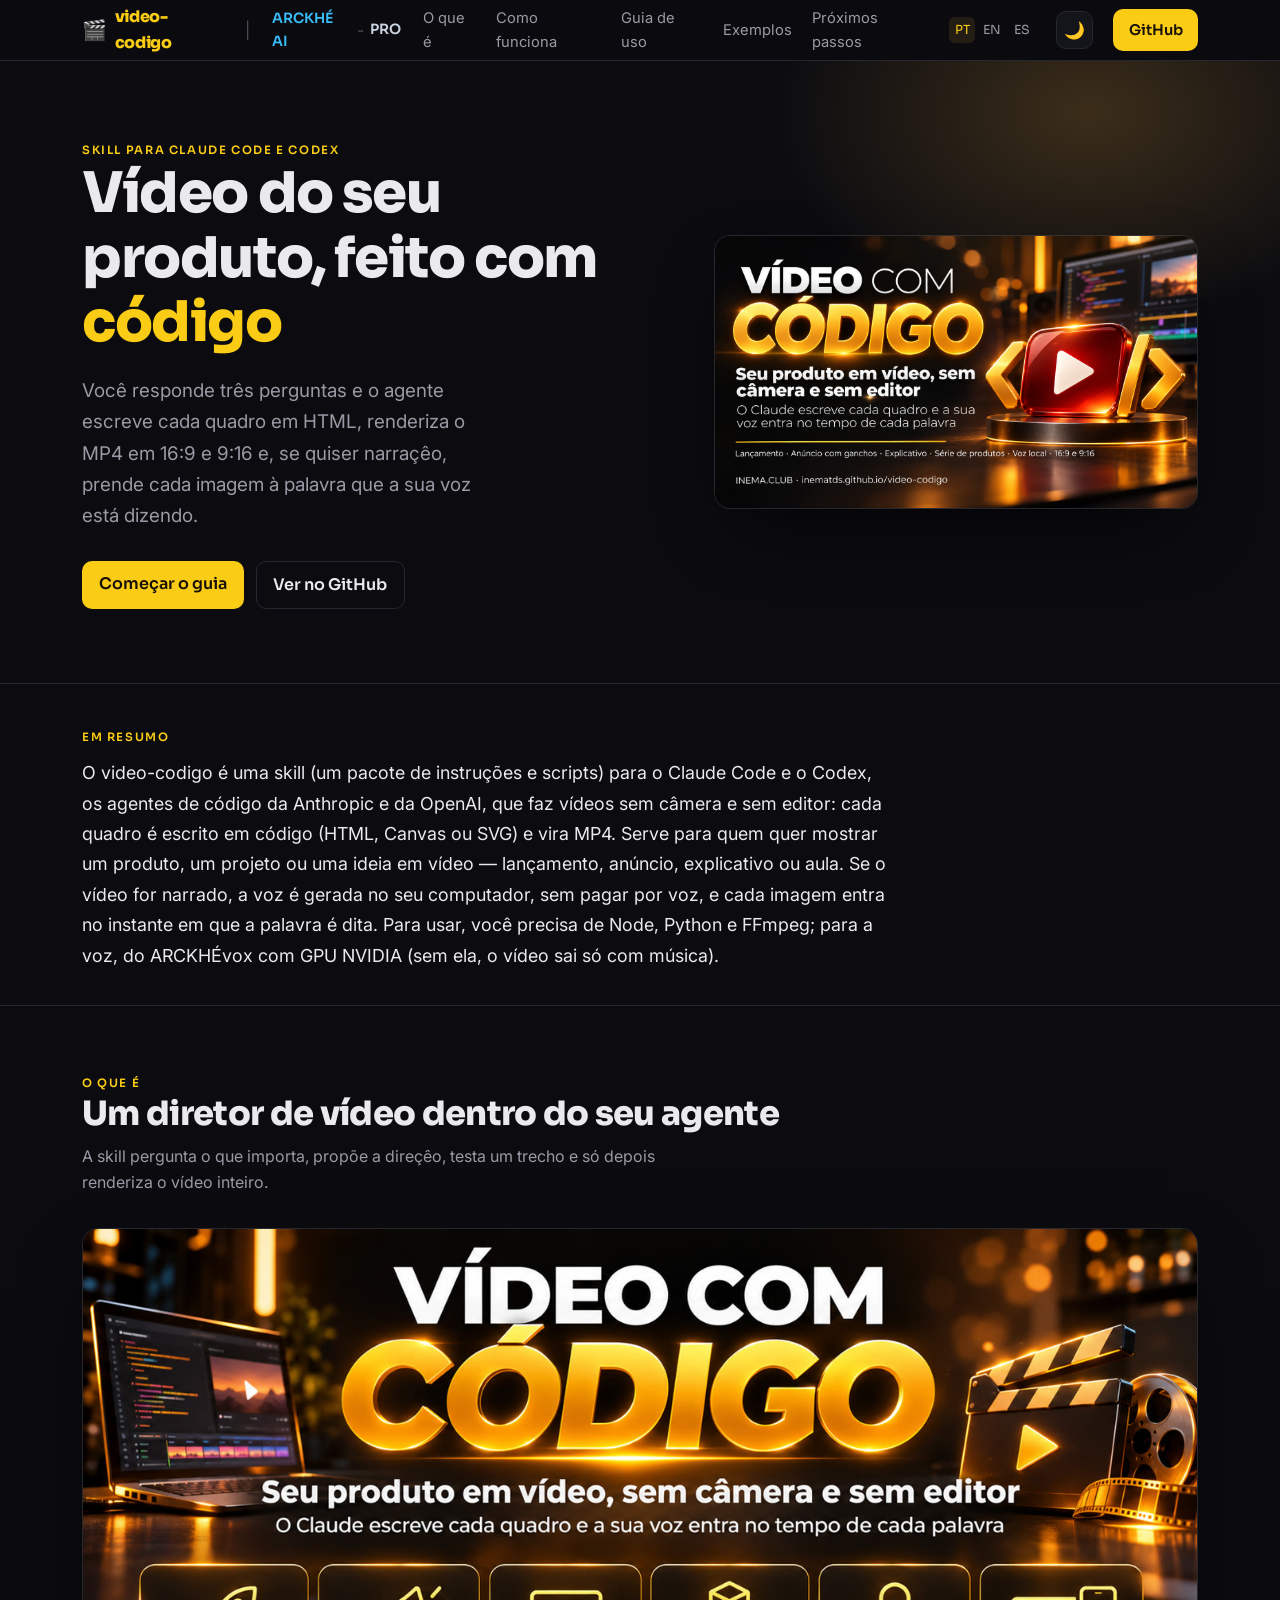
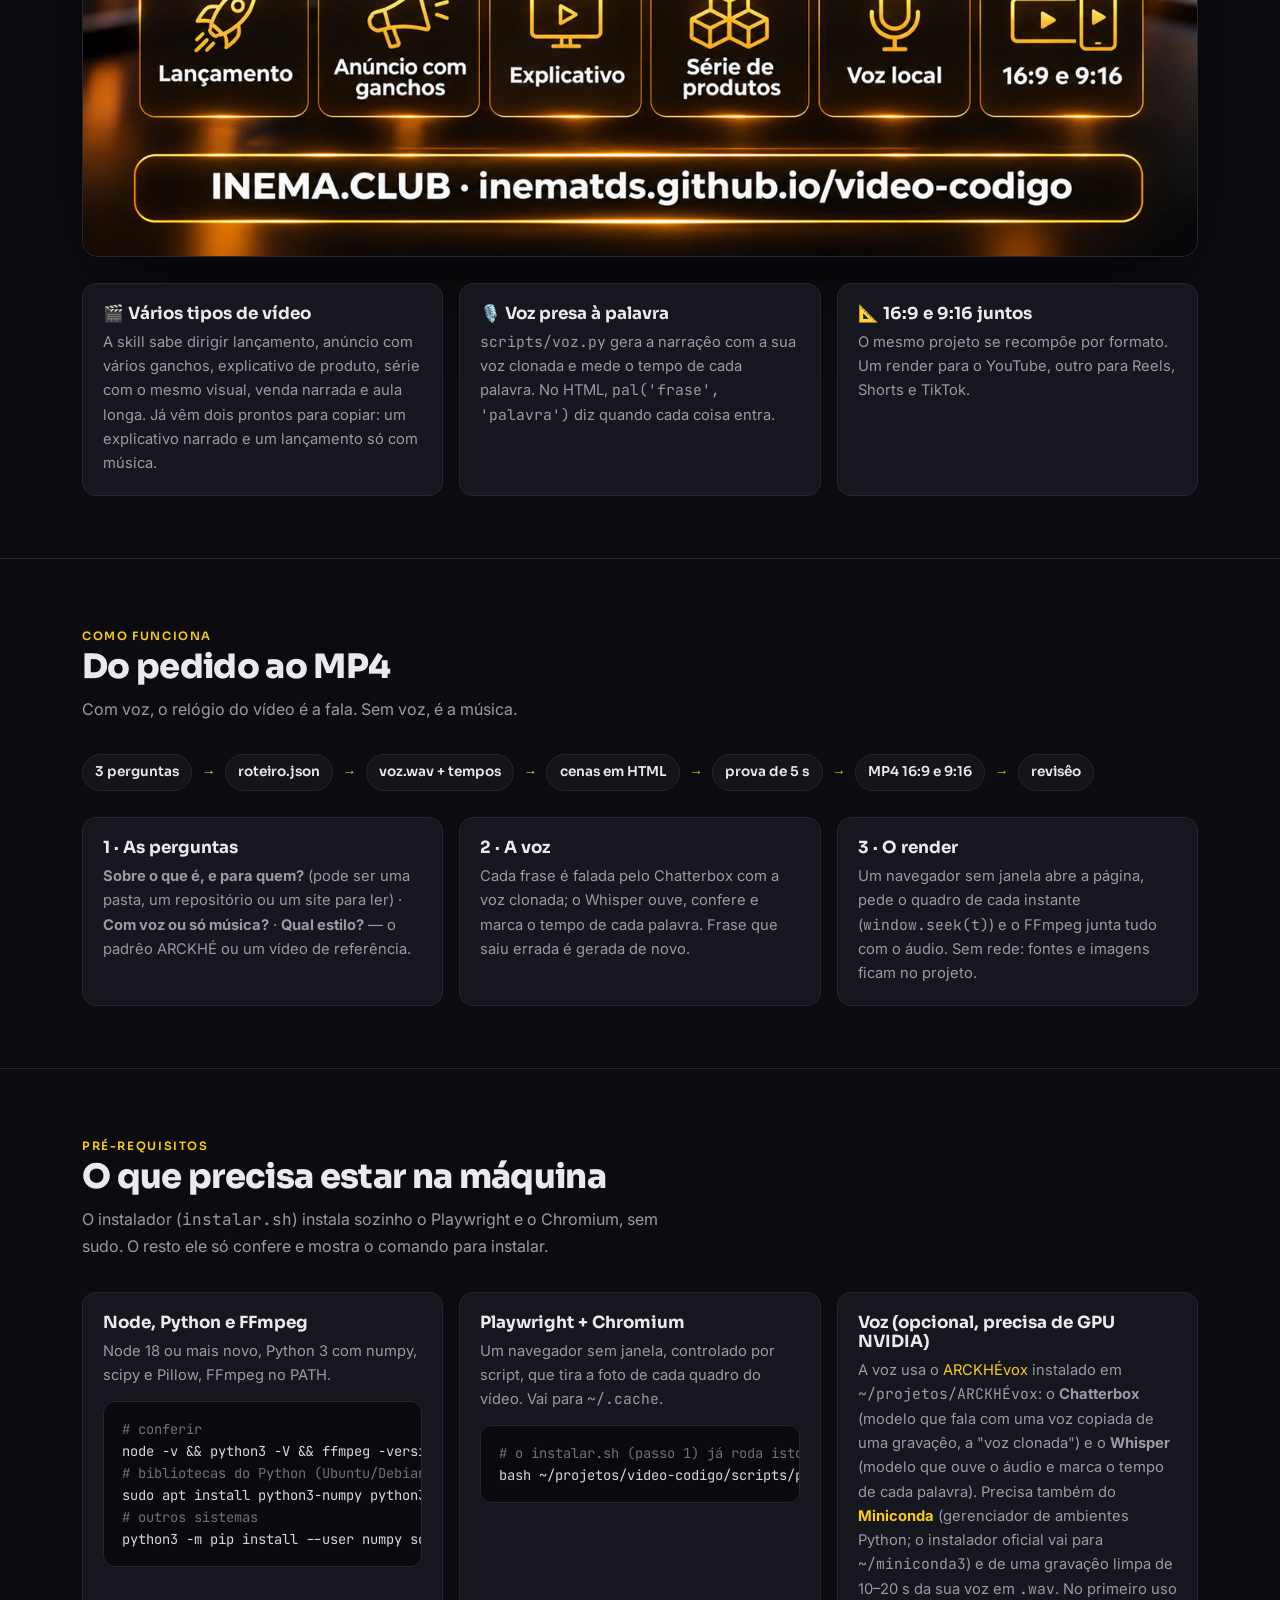
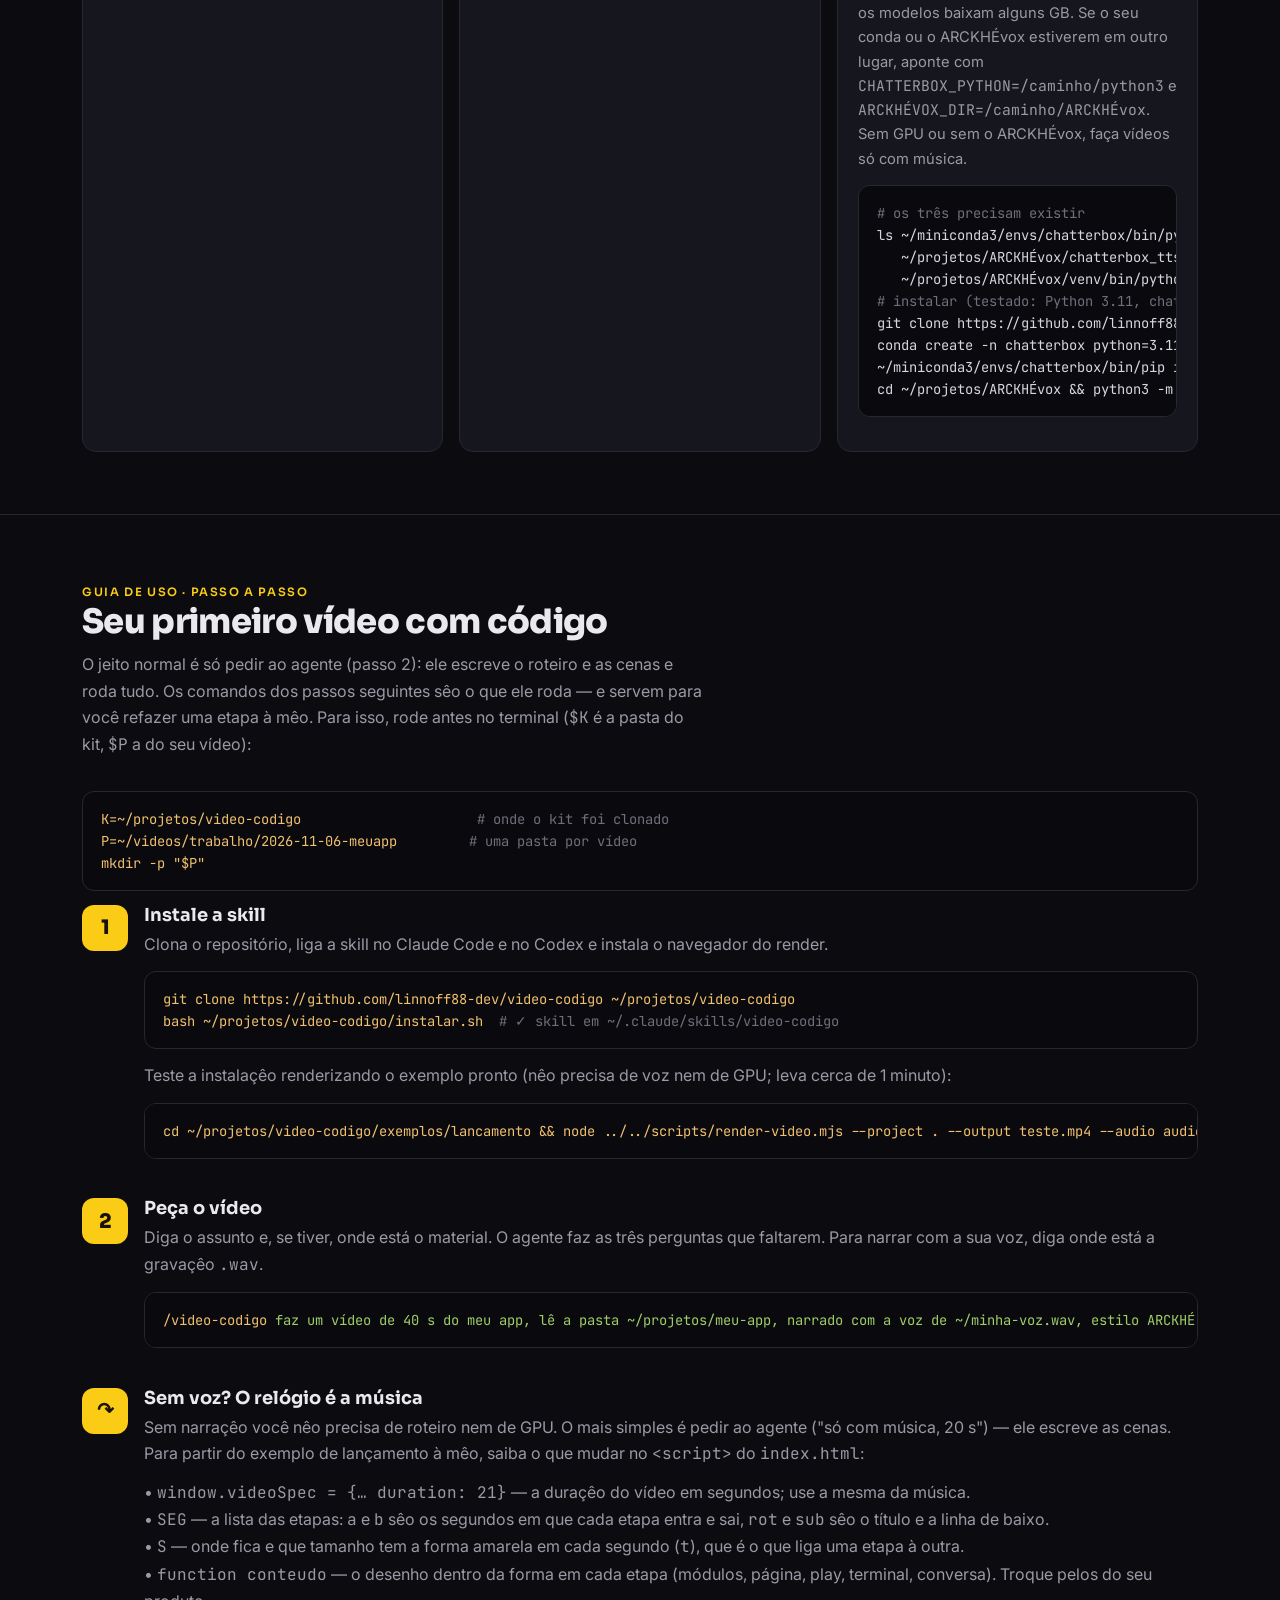
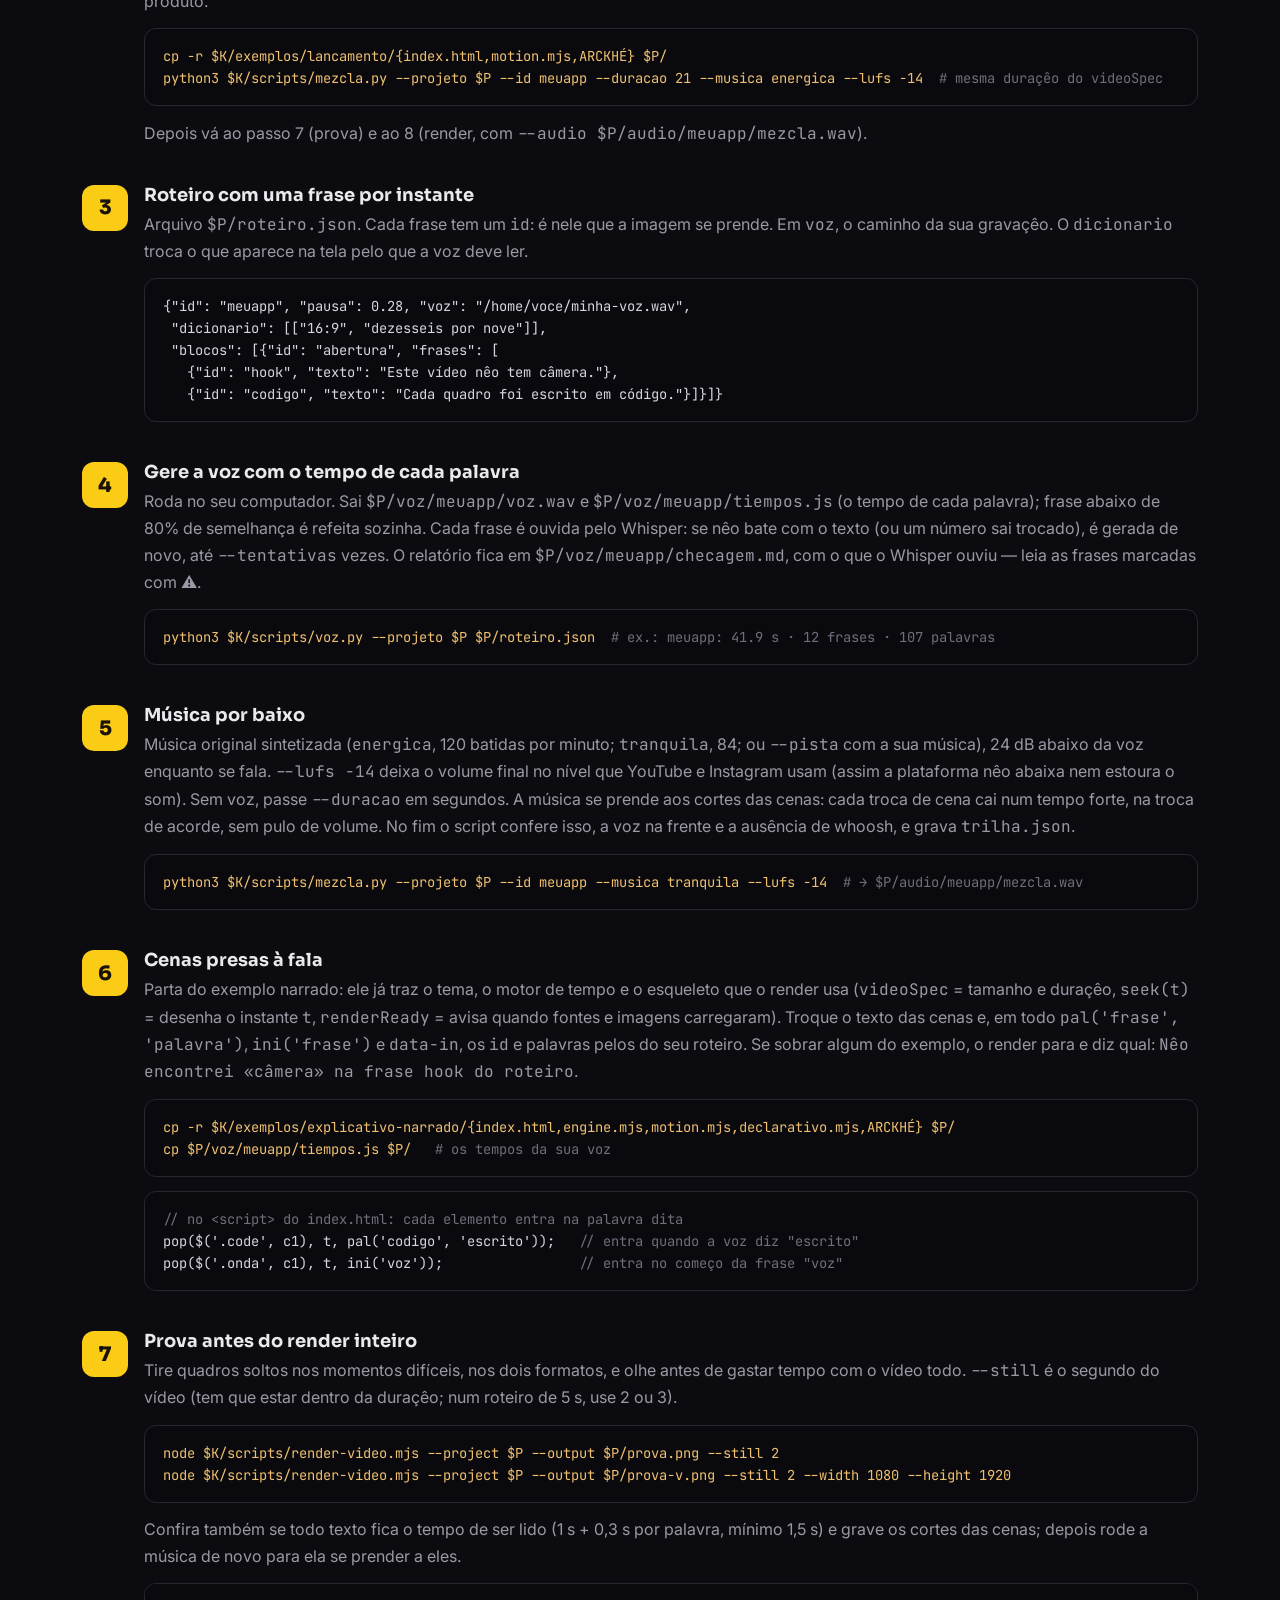
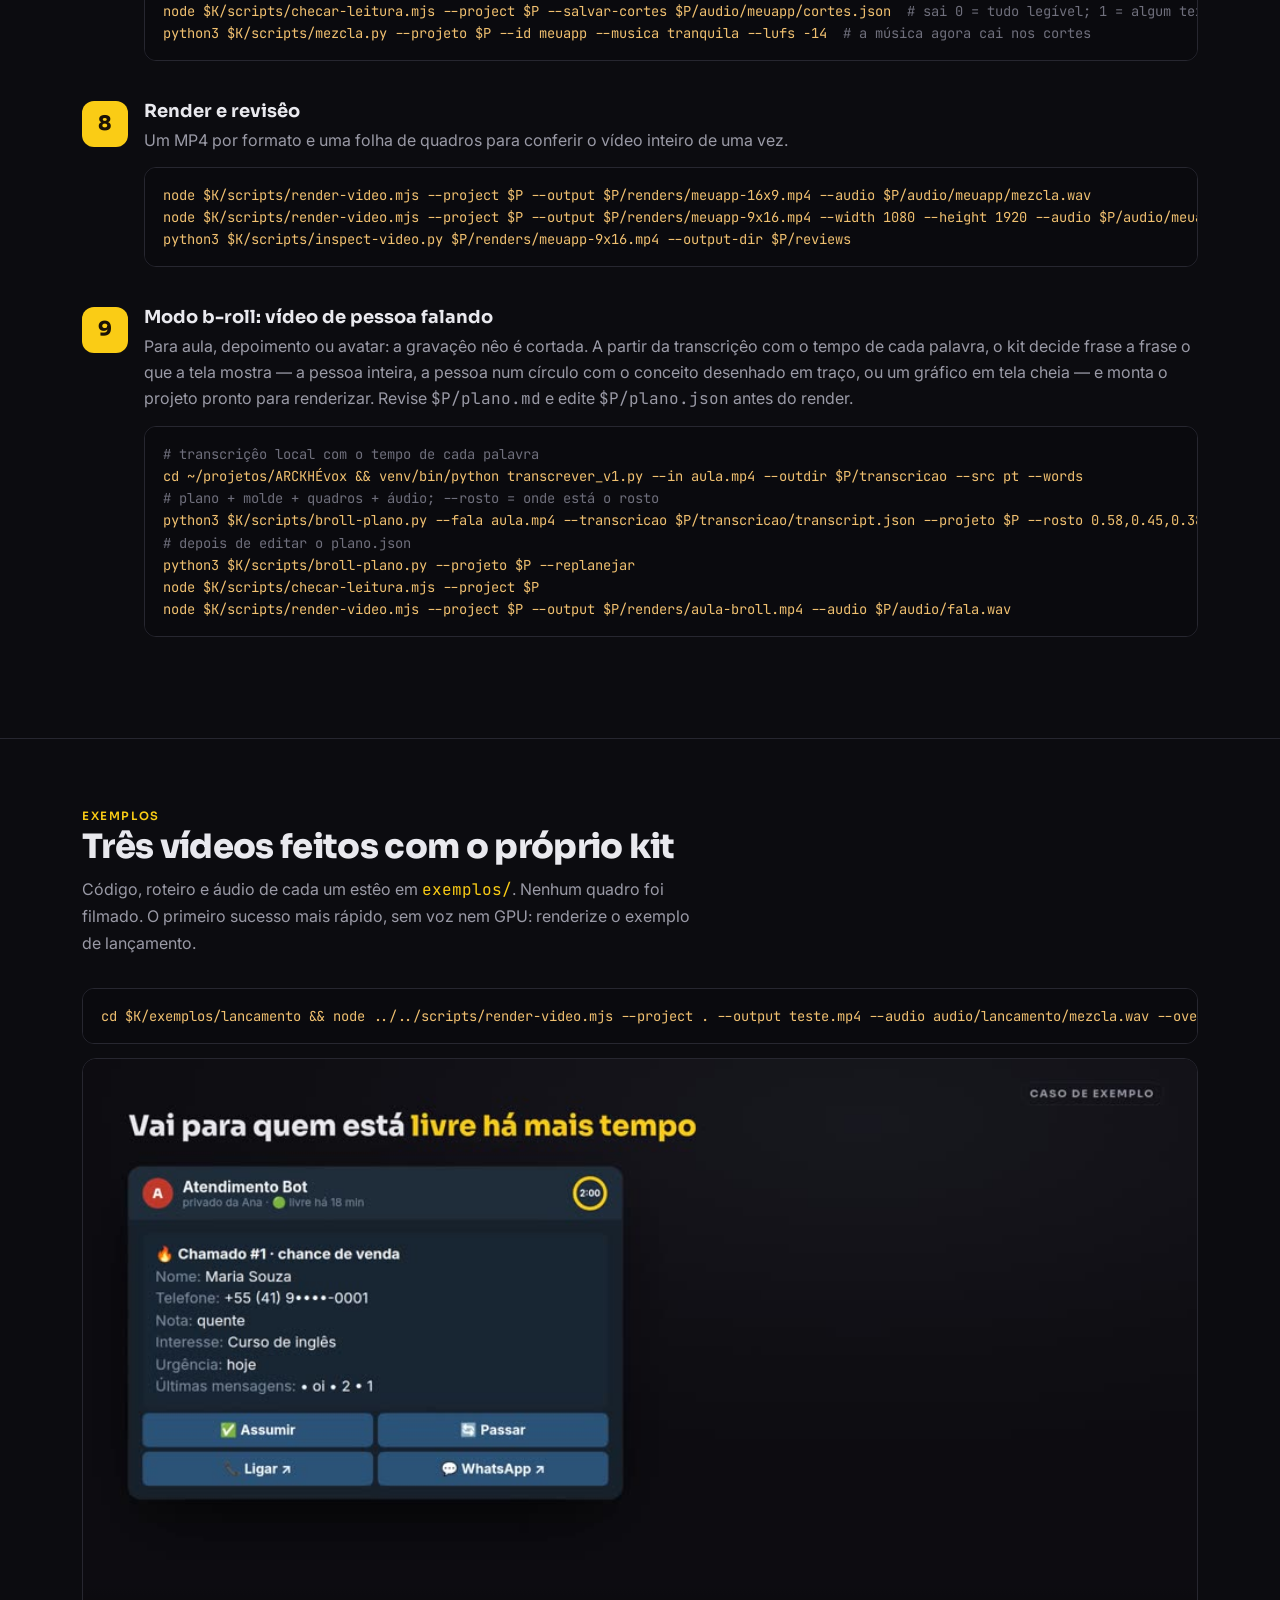
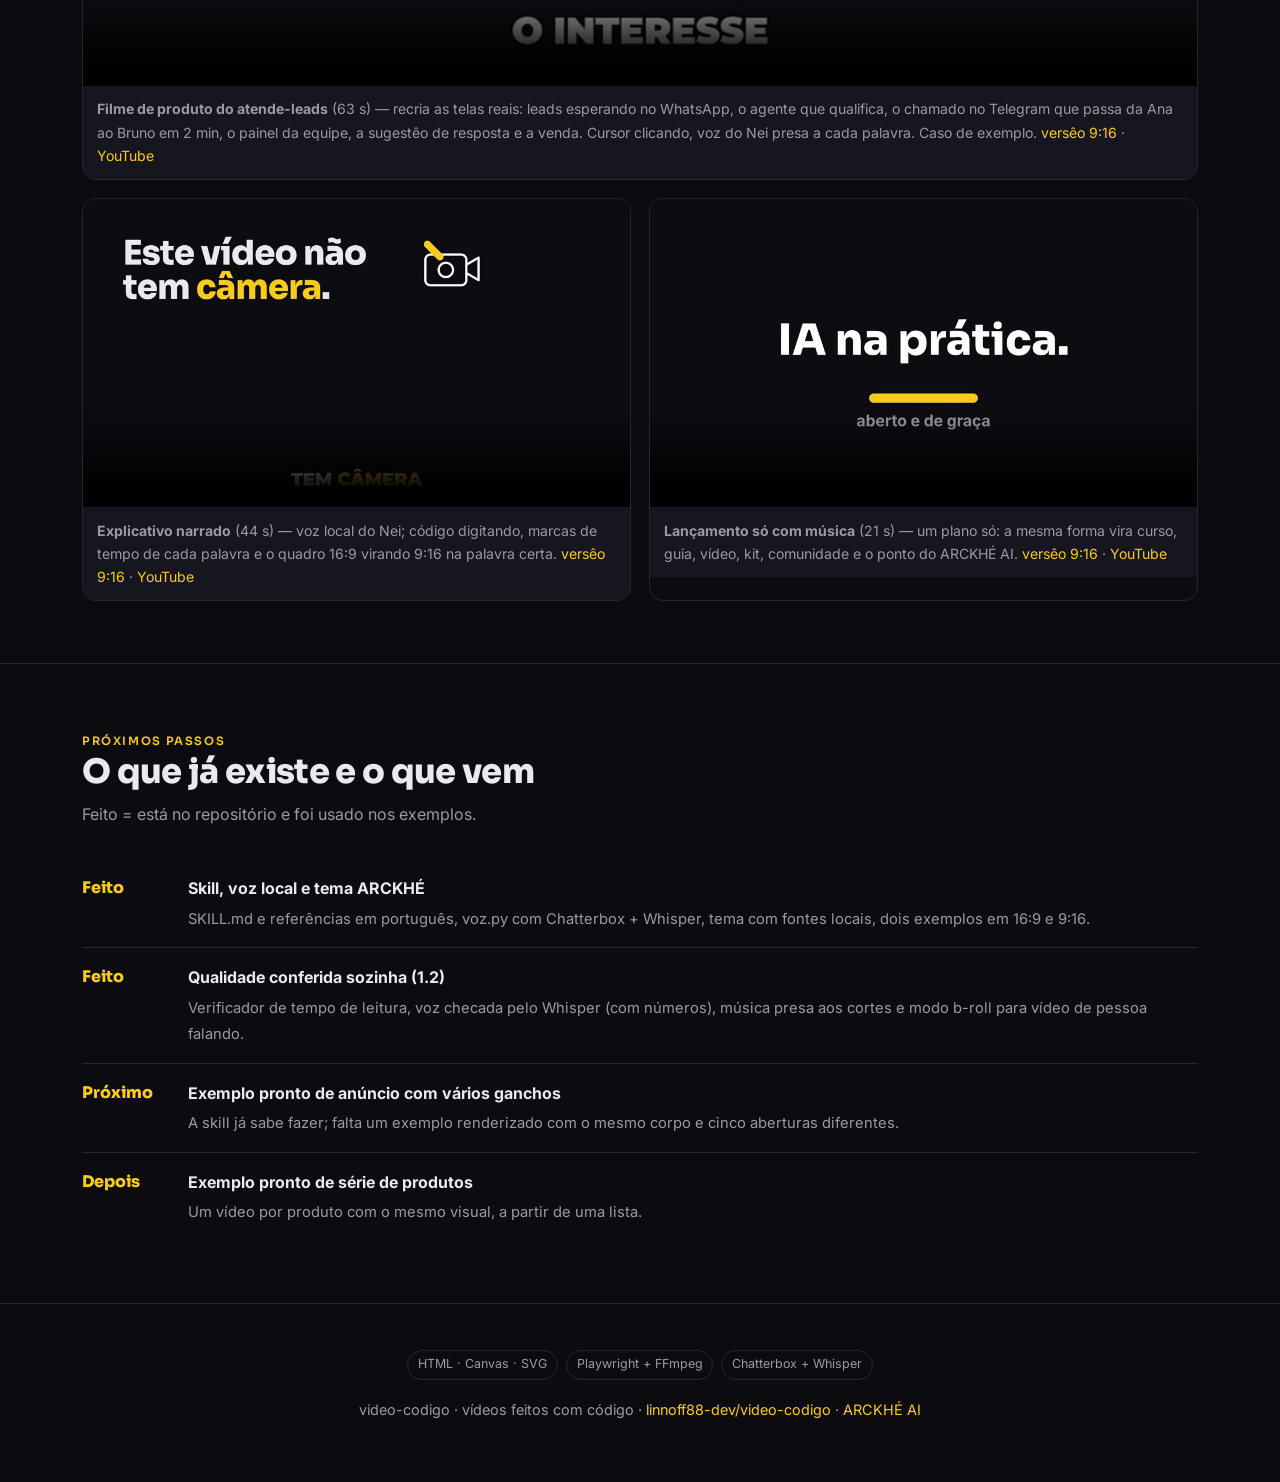
<file: guia/index.html>
<!DOCTYPE html>
<html lang="pt-BR">
<head>
<meta charset="utf-8">
<meta name="viewport" content="width=device-width, initial-scale=1">
<title>video-codigo — vídeos feitos com código</title>
<meta name="description" content="Skill para Claude Code e Codex que faz vídeos sem câmera: cada quadro em código, voz local presa à palavra, 16:9 e 9:16.">
<link rel="alternate" hreflang="pt-BR" href="https://linnoff88-dev.github.io/arckhe-/guia/">
<link rel="alternate" hreflang="en" href="https://linnoff88-dev.github.io/arckhe-/guia/en/">
<link rel="alternate" hreflang="es" href="https://linnoff88-dev.github.io/arckhe-/guia/es/">
<link rel="preconnect" href="https://fonts.googleapis.com">
<link rel="preconnect" href="https://fonts.gstatic.com" crossorigin>
<link href="https://fonts.googleapis.com/css2?family=Sora:wght@400;600;800&family=Inter:wght@400;500;600&family=JetBrains+Mono:wght@400;600&display=swap" rel="stylesheet">
<style>
  :root{
    --bg:#0c0c10; --bg2:#14141b; --card:#16161e; --line:#272730;
    --txt:#e9e9ee; --mut:#9a9aa6; --amb:#FACC15; --amb2:#f0c070; --sky:#38bdf8; --pro:#cbd5e1;
    color-scheme:dark;
  }
  body.light{
    --bg:#f6f7f9; --bg2:#eceef2; --card:#ffffff; --line:#e1e3ea;
    --txt:#1a1a22; --mut:#5b5b68; --amb:#a16207; --amb2:#a16207; --sky:#0369a1; --pro:#b45309;
    color-scheme:light;
  }
  body.light .hero .glow{opacity:.5}
  body.light pre{background:#0e0e14;color:#d6d6e0}
  body.light pre .c{color:#8a8a98}
  *{box-sizing:border-box}
  html{scroll-behavior:smooth}
  body{margin:0;background:var(--bg);color:var(--txt);font:16px/1.65 Inter,system-ui,sans-serif;-webkit-font-smoothing:antialiased}
  h1,h2,h3{font-family:Sora,sans-serif;line-height:1.15;margin:0}
  a{color:var(--amb);text-decoration:none}
  code,pre{font-family:"JetBrains Mono",monospace}
  .wrap{max-width:1160px;margin:0 auto;padding:0 22px}
  .mut{color:var(--mut)} .amb{color:var(--amb)}
  .chip{display:inline-block;font-size:.72rem;letter-spacing:.14em;text-transform:uppercase;color:var(--amb);font-weight:600;font-family:Sora}
  nav{position:sticky;top:0;z-index:30;backdrop-filter:blur(12px);background:rgba(12,12,16,.78);border-bottom:1px solid var(--line)}
  nav .wrap{display:flex;align-items:center;gap:22px;height:60px}
  nav .brand{display:flex;align-items:center;gap:8px;font-family:Sora;font-weight:800;letter-spacing:-.02em;color:var(--amb)}
  nav .brand .emoji{font-size:1.25rem}
  nav .sep{color:var(--mut);opacity:.45}
  nav .ARCKHÉ{color:var(--sky);font-weight:600;font-size:.88rem;font-family:Sora}
  nav .ARCKHÉ:hover{filter:brightness(1.15)}
  nav .pro{color:var(--pro);font-weight:600;font-size:.88rem;font-family:Sora}
  nav .pro:hover{filter:brightness(1.15)}
  nav .clubpro{display:inline-flex;align-items:center;gap:6px}
  nav .links{margin-left:auto;display:flex;align-items:center;gap:20px;font-size:.92rem}
  nav .links a.sec{color:var(--mut)} nav .links a.sec:hover{color:var(--txt)}
  .lang{display:inline-flex;gap:2px;font-family:Sora;font-size:.78rem}
  .lang a{color:var(--mut);padding:.2em .45em;border-radius:6px} .lang a.on{color:var(--amb);background:rgba(226,162,59,.12)}
  .tgl{background:var(--bg2);border:1px solid var(--line);color:var(--txt);width:38px;height:38px;border-radius:10px;cursor:pointer;display:inline-flex;align-items:center;justify-content:center;font-size:1.05rem}
  .tgl:hover{border-color:var(--amb)}
  .btn{display:inline-block;background:var(--amb);color:#1a1206;font-weight:600;padding:.6em 1.05em;border-radius:10px;font-family:Sora}
  .btn.ghost{background:transparent;color:var(--txt);border:1px solid var(--line)}
  @media(max-width:760px){nav .links a.sec{display:none}}
  @media(max-width:520px){nav .wrap{gap:8px;padding:8px 14px;height:auto;flex-wrap:wrap} nav .links{gap:8px;margin-left:0;width:100%;justify-content:space-between} nav .btn{padding:.45em .7em;font-size:.82rem} .tgl{width:34px;height:34px}}
  .hero{position:relative;overflow:hidden;border-bottom:1px solid var(--line)}
  .hero .glow{position:absolute;inset:-40% -20% auto auto;width:70%;height:600px;background:radial-gradient(closest-side,rgba(226,162,59,.22),transparent 70%);pointer-events:none}
  .hero .wrap{display:grid;grid-template-columns:1.1fr .9fr;gap:40px;align-items:center;padding:74px 22px}
  .hero h1{font-size:clamp(2.2rem,5vw,3.5rem);font-weight:800;letter-spacing:-.025em}
  .hero p.lead{font-size:1.18rem;color:var(--mut);margin:1.1em 0 1.6em;max-width:34ch}
  .hero .cta{display:flex;gap:12px;flex-wrap:wrap}
  .hero figure{margin:0;border-radius:16px;overflow:hidden;border:1px solid var(--line);box-shadow:0 30px 80px -30px #000}
  .hero figure img{width:100%;height:auto;display:block}
  .resumo{padding:38px 0 34px;border-bottom:1px solid var(--line)}
  .resumo p{font-size:1.12rem;line-height:1.7;max-width:74ch;margin:.55em 0 0}
  @media(max-width:780px){.hero .wrap{grid-template-columns:1fr;padding:48px 22px}}
  section{padding:62px 0;border-bottom:1px solid var(--line)}
  section h2{font-size:clamp(1.5rem,3.4vw,2.1rem);font-weight:800;letter-spacing:-.02em}
  section .sub{color:var(--mut);margin:.6em 0 2em;max-width:62ch}
  .grid{display:grid;gap:16px}
  .g3{grid-template-columns:repeat(3,1fr)} .g4{grid-template-columns:repeat(4,1fr)} .g2{grid-template-columns:repeat(2,1fr)}
  @media(max-width:820px){.g3,.g4{grid-template-columns:1fr 1fr}}
  @media(max-width:540px){.g2,.g3,.g4{grid-template-columns:1fr}}
  .card{background:var(--card);border:1px solid var(--line);border-radius:14px;padding:20px}
  .card h3{font-size:1.05rem;margin-bottom:.4em}
  .card p{color:var(--mut);font-size:.92rem;margin:0}
  .num{display:inline-flex;width:30px;height:30px;align-items:center;justify-content:center;border-radius:8px;background:rgba(226,162,59,.14);color:var(--amb);font-family:Sora;font-weight:800;font-size:.9rem;margin-bottom:.7em}
  .flow{display:flex;flex-wrap:wrap;gap:8px;align-items:center;margin-top:10px}
  .flow span{background:var(--bg2);border:1px solid var(--line);border-radius:999px;padding:.45em .9em;font-size:.85rem;font-family:Sora;font-weight:600}
  .flow .arr{color:var(--amb);border:none;background:none;padding:0 .1em}
  pre{background:#0a0a0e;border:1px solid var(--line);border-radius:12px;padding:16px 18px;overflow:auto;font-size:.86rem;line-height:1.6;color:#d6d6e0}
  pre .c{color:#6f6f7c} pre .k{color:var(--amb2)} pre .s{color:#9ece6a}
  .step{display:grid;grid-template-columns:46px minmax(0,1fr);gap:16px;margin-bottom:26px}
  .step>div,.card{min-width:0}
  p code,li code,td code{overflow-wrap:anywhere}
  .step .b{width:46px;height:46px;border-radius:12px;background:var(--amb);color:#1a1206;font-family:Sora;font-weight:800;font-size:1.25rem;display:flex;align-items:center;justify-content:center}
  .step h3{font-size:1.12rem;margin-bottom:.3em}
  .step p{color:var(--mut);margin:.2em 0 .7em}
  .ex{display:grid;grid-template-columns:1fr 1fr;gap:18px}
  @media(max-width:680px){.ex{grid-template-columns:1fr}}
  .ex figure{margin:0;border-radius:14px;overflow:hidden;border:1px solid var(--line)}
  .ex figure img{width:100%;height:auto;display:block}
  .ex figcaption{padding:12px 14px;font-size:.88rem;color:var(--mut);background:var(--card)}
  .phase{display:flex;gap:14px;padding:16px 0;border-bottom:1px solid var(--line)}
  .phase:last-child{border:none}
  .phase .tag{flex:0 0 92px;font-family:Sora;font-weight:800;color:var(--amb)}
  .phase .d strong{display:block;margin-bottom:.2em}
  .phase .d span{color:var(--mut);font-size:.92rem}
  footer{padding:46px 0;text-align:center;color:var(--mut);font-size:.9rem}
  .pill{display:inline-block;border:1px solid var(--line);border-radius:999px;padding:.3em .8em;font-size:.78rem;color:var(--mut);margin:0 4px}
</style>
</head>
<body>

<nav><div class="wrap">
  <a class="brand" href="#top"><span class="emoji">🎬</span> video-codigo</a>
  <span class="sep">|</span>
  <span class="clubpro">
    <a class="ARCKHÉ" href="https://ARCKHÉ AI" target="_blank" rel="noopener">ARCKHÉ AI</a>
    <span class="sep">-</span>
    <a class="pro" href="https://ARCKHÉ.pro" target="_blank" rel="noopener">PRO</a>
  </span>
  <div class="links">
    <a class="sec" href="#oque">O que é</a>
    <a class="sec" href="#fluxo">Como funciona</a>
    <a class="sec" href="#guia">Guia de uso</a>
    <a class="sec" href="#exemplos">Exemplos</a>
    <a class="sec" href="#roadmap">Próximos passos</a>
    <span class="lang"><a class="on" href="./">PT</a><a href="en/">EN</a><a href="es/">ES</a></span>
    <button class="tgl" id="themeToggle" aria-label="Alternar tema" title="Alternar tema">🌙</button>
    <a class="btn" href="https://github.com/linnoff88-dev/video-codigo" target="_blank" rel="noopener">GitHub</a>
  </div>
</div></nav>

<header class="hero" id="top">
  <div class="glow"></div>
  <div class="wrap">
    <div>
      <span class="chip">Skill para Claude Code e Codex</span>
      <h1>Vídeo do seu produto, feito com <span class="amb">código</span></h1>
      <p class="lead">Você responde três perguntas e o agente escreve cada quadro em HTML, renderiza o MP4 em 16:9 e 9:16 e, se quiser narraçêo, prende cada imagem à palavra que a sua voz está dizendo.</p>
      <div class="cta">
        <a class="btn" href="#guia">Começar o guia</a>
        <a class="btn ghost" href="https://github.com/linnoff88-dev/video-codigo" target="_blank" rel="noopener">Ver no GitHub</a>
      </div>
    </div>
    <figure><img src="assets/banner.jpg" alt="Banner: vídeo com código, seu produto em vídeo sem câmera e sem editor"></figure>
  </div>
</header>

<section id="resumo" class="resumo"><div class="wrap">
  <span class="chip">Em resumo</span>
  <p>O video-codigo é uma skill (um pacote de instruções e scripts) para o Claude Code e o Codex, os agentes de código da Anthropic e da OpenAI, que faz vídeos sem câmera e sem editor: cada quadro é escrito em código (HTML, Canvas ou SVG) e vira MP4. Serve para quem quer mostrar um produto, um projeto ou uma ideia em vídeo — lançamento, anúncio, explicativo ou aula. Se o vídeo for narrado, a voz é gerada no seu computador, sem pagar por voz, e cada imagem entra no instante em que a palavra é dita. Para usar, você precisa de Node, Python e FFmpeg; para a voz, do ARCKHÉvox com GPU NVIDIA (sem ela, o vídeo sai só com música).</p>
</div></section>

<section id="oque"><div class="wrap">
  <span class="chip">O que é</span>
  <h2>Um diretor de vídeo dentro do seu agente</h2>
  <p class="sub">A skill pergunta o que importa, propõe a direçêo, testa um trecho e só depois renderiza o vídeo inteiro.</p>
  <figure style="margin:0 0 26px;border-radius:16px;overflow:hidden;border:1px solid var(--line);box-shadow:0 30px 80px -30px #000"><img src="assets/banner-grade.jpg" alt="Os seis tipos de vídeo: lançamento, anúncio com ganchos, explicativo, série de produtos, voz local, 16:9 e 9:16" loading="lazy" style="width:100%;display:block"></figure>
  <div class="grid g3">
    <div class="card"><h3>🎬 Vários tipos de vídeo</h3><p>A skill sabe dirigir lançamento, anúncio com vários ganchos, explicativo de produto, série com o mesmo visual, venda narrada e aula longa. Já vêm dois prontos para copiar: um explicativo narrado e um lançamento só com música.</p></div>
    <div class="card"><h3>🎙️ Voz presa à palavra</h3><p><code>scripts/voz.py</code> gera a narraçêo com a sua voz clonada e mede o tempo de cada palavra. No HTML, <code>pal('frase', 'palavra')</code> diz quando cada coisa entra.</p></div>
    <div class="card"><h3>📐 16:9 e 9:16 juntos</h3><p>O mesmo projeto se recompõe por formato. Um render para o YouTube, outro para Reels, Shorts e TikTok.</p></div>
  </div>
</div></section>

<section id="fluxo"><div class="wrap">
  <span class="chip">Como funciona</span>
  <h2>Do pedido ao MP4</h2>
  <p class="sub">Com voz, o relógio do vídeo é a fala. Sem voz, é a música.</p>
  <div class="flow">
    <span>3 perguntas</span><span class="arr">→</span>
    <span>roteiro.json</span><span class="arr">→</span>
    <span>voz.wav + tempos</span><span class="arr">→</span>
    <span>cenas em HTML</span><span class="arr">→</span>
    <span>prova de 5 s</span><span class="arr">→</span>
    <span>MP4 16:9 e 9:16</span><span class="arr">→</span>
    <span>revisêo</span>
  </div>
  <div class="grid g3" style="margin-top:26px">
    <div class="card"><h3>1 · As perguntas</h3><p><b>Sobre o que é, e para quem?</b> (pode ser uma pasta, um repositório ou um site para ler) · <b>Com voz ou só música?</b> · <b>Qual estilo?</b> — o padrêo ARCKHÉ ou um vídeo de referência.</p></div>
    <div class="card"><h3>2 · A voz</h3><p>Cada frase é falada pelo Chatterbox com a voz clonada; o Whisper ouve, confere e marca o tempo de cada palavra. Frase que saiu errada é gerada de novo.</p></div>
    <div class="card"><h3>3 · O render</h3><p>Um navegador sem janela abre a página, pede o quadro de cada instante (<code>window.seek(t)</code>) e o FFmpeg junta tudo com o áudio. Sem rede: fontes e imagens ficam no projeto.</p></div>
  </div>
</div></section>

<section id="pre"><div class="wrap">
  <span class="chip">Pré-requisitos</span>
  <h2>O que precisa estar na máquina</h2>
  <p class="sub">O instalador (<code>instalar.sh</code>) instala sozinho o Playwright e o Chromium, sem sudo. O resto ele só confere e mostra o comando para instalar.</p>
  <div class="grid g3">
    <div class="card"><h3>Node, Python e FFmpeg</h3><p>Node 18 ou mais novo, Python 3 com numpy, scipy e Pillow, FFmpeg no PATH.</p><pre><span class="c"># conferir</span>
node -v && python3 -V && ffmpeg -version | head -1
<span class="c"># bibliotecas do Python (Ubuntu/Debian)</span>
sudo apt install python3-numpy python3-scipy python3-pil
<span class="c"># outros sistemas</span>
python3 -m pip install --user numpy scipy pillow</pre></div>
    <div class="card"><h3>Playwright + Chromium</h3><p>Um navegador sem janela, controlado por script, que tira a foto de cada quadro do vídeo. Vai para <code>~/.cache</code>.</p><pre><span class="c"># o instalar.sh (passo 1) já roda isto</span>
bash ~/projetos/video-codigo/scripts/preparar-entorno.sh</pre></div>
    <div class="card"><h3>Voz (opcional, precisa de GPU NVIDIA)</h3><p>A voz usa o <a href="https://github.com/linnoff88-dev/ARCKHÉvox" target="_blank" rel="noopener">ARCKHÉvox</a> instalado em <code>~/projetos/ARCKHÉvox</code>: o <b>Chatterbox</b> (modelo que fala com uma voz copiada de uma gravaçêo, a "voz clonada") e o <b>Whisper</b> (modelo que ouve o áudio e marca o tempo de cada palavra). Precisa também do <b><a href="https://docs.conda.io/en/latest/miniconda.html" target="_blank" rel="noopener">Miniconda</a></b> (gerenciador de ambientes Python; o instalador oficial vai para <code>~/miniconda3</code>) e de uma gravaçêo limpa de 10–20 s da sua voz em <code>.wav</code>. No primeiro uso os modelos baixam alguns GB. Se o seu conda ou o ARCKHÉvox estiverem em outro lugar, aponte com <code>CHATTERBOX_PYTHON=/caminho/python3</code> e <code>ARCKHÉVOX_DIR=/caminho/ARCKHÉvox</code>. Sem GPU ou sem o ARCKHÉvox, faça vídeos só com música.</p><pre><span class="c"># os três precisam existir</span>
ls ~/miniconda3/envs/chatterbox/bin/python3 \
   ~/projetos/ARCKHÉvox/chatterbox_tts_worker.py \
   ~/projetos/ARCKHÉvox/venv/bin/python
<span class="c"># instalar (testado: Python 3.11, chatterbox-tts 0.1.6)</span>
git clone https://github.com/linnoff88-dev/ARCKHÉvox ~/projetos/ARCKHÉvox
conda create -n chatterbox python=3.11 -y
~/miniconda3/envs/chatterbox/bin/pip install chatterbox-tts==0.1.6
cd ~/projetos/ARCKHÉvox && python3 -m venv venv && venv/bin/pip install faster-whisper soundfile numpy</pre></div>
  </div>
</div></section>

<section id="guia"><div class="wrap">
  <span class="chip">Guia de uso · passo a passo</span>
  <h2>Seu primeiro vídeo com código</h2>
  <p class="sub">O jeito normal é só pedir ao agente (passo 2): ele escreve o roteiro e as cenas e roda tudo. Os comandos dos passos seguintes sêo o que ele roda — e servem para você refazer uma etapa à mêo. Para isso, rode antes no terminal (<code>$K</code> é a pasta do kit, <code>$P</code> a do seu vídeo):</p>
<pre><span class="k">K=~/projetos/video-codigo</span>                      <span class="c"># onde o kit foi clonado</span>
<span class="k">P=~/videos/trabalho/2026-11-06-meuapp</span>         <span class="c"># uma pasta por vídeo</span>
<span class="k">mkdir -p "$P"</span></pre>

  <div class="step"><div class="b">1</div><div>
    <h3>Instale a skill</h3>
    <p>Clona o repositório, liga a skill no Claude Code e no Codex e instala o navegador do render.</p>
<pre><span class="k">git clone https://github.com/linnoff88-dev/video-codigo ~/projetos/video-codigo</span>
<span class="k">bash ~/projetos/video-codigo/instalar.sh</span>  <span class="c"># ✓ skill em ~/.claude/skills/video-codigo</span></pre>
    <p>Teste a instalaçêo renderizando o exemplo pronto (nêo precisa de voz nem de GPU; leva cerca de 1 minuto):</p>
<pre><span class="k">cd ~/projetos/video-codigo/exemplos/lancamento && node ../../scripts/render-video.mjs --project . --output teste.mp4 --audio audio/lancamento/mezcla.wav --overwrite</span></pre>
  </div></div>

  <div class="step"><div class="b">2</div><div>
    <h3>Peça o vídeo</h3>
    <p>Diga o assunto e, se tiver, onde está o material. O agente faz as três perguntas que faltarem. Para narrar com a sua voz, diga onde está a gravaçêo <code>.wav</code>.</p>
<pre><span class="k">/video-codigo</span> <span class="s">faz um vídeo de 40 s do meu app, lê a pasta ~/projetos/meu-app, narrado com a voz de ~/minha-voz.wav, estilo ARCKHÉ</span></pre>
  </div></div>

  <div class="step"><div class="b">↷</div><div>
    <h3>Sem voz? O relógio é a música</h3>
    <p>Sem narraçêo você nêo precisa de roteiro nem de GPU. O mais simples é pedir ao agente ("só com música, 20 s") — ele escreve as cenas. Para partir do exemplo de lançamento à mêo, saiba o que mudar no <code>&lt;script&gt;</code> do <code>index.html</code>:</p>
    <p>• <code>window.videoSpec = {… duration: 21}</code> — a duraçêo do vídeo em segundos; use a mesma da música.<br>
    • <code>SEG</code> — a lista das etapas: <code>a</code> e <code>b</code> sêo os segundos em que cada etapa entra e sai, <code>rot</code> e <code>sub</code> sêo o título e a linha de baixo.<br>
    • <code>S</code> — onde fica e que tamanho tem a forma amarela em cada segundo (<code>t</code>), que é o que liga uma etapa à outra.<br>
    • <code>function conteudo</code> — o desenho dentro da forma em cada etapa (módulos, página, play, terminal, conversa). Troque pelos do seu produto.</p>
<pre><span class="k">cp -r $K/exemplos/lancamento/{index.html,motion.mjs,ARCKHÉ} $P/</span>
<span class="k">python3 $K/scripts/mezcla.py --projeto $P --id meuapp --duracao 21 --musica energica --lufs -14</span>  <span class="c"># mesma duraçêo do videoSpec</span></pre>
    <p>Depois vá ao passo 7 (prova) e ao 8 (render, com <code>--audio $P/audio/meuapp/mezcla.wav</code>).</p>
  </div></div>

  <div class="step"><div class="b">3</div><div>
    <h3>Roteiro com uma frase por instante</h3>
    <p>Arquivo <code>$P/roteiro.json</code>. Cada frase tem um <code>id</code>: é nele que a imagem se prende. Em <code>voz</code>, o caminho da sua gravaçêo. O <code>dicionario</code> troca o que aparece na tela pelo que a voz deve ler.</p>
<pre>{"id": "meuapp", "pausa": 0.28, "voz": "/home/voce/minha-voz.wav",
 "dicionario": [["16:9", "dezesseis por nove"]],
 "blocos": [{"id": "abertura", "frases": [
   {"id": "hook", "texto": "Este vídeo nêo tem câmera."},
   {"id": "codigo", "texto": "Cada quadro foi escrito em código."}]}]}</pre>
  </div></div>

  <div class="step"><div class="b">4</div><div>
    <h3>Gere a voz com o tempo de cada palavra</h3>
    <p>Roda no seu computador. Sai <code>$P/voz/meuapp/voz.wav</code> e <code>$P/voz/meuapp/tiempos.js</code> (o tempo de cada palavra); frase abaixo de 80% de semelhança é refeita sozinha. Cada frase é ouvida pelo Whisper: se nêo bate com o texto (ou um número sai trocado), é gerada de novo, até <code>--tentativas</code> vezes. O relatório fica em <code>$P/voz/meuapp/checagem.md</code>, com o que o Whisper ouviu — leia as frases marcadas com ⚠.</p>
<pre><span class="k">python3 $K/scripts/voz.py --projeto $P $P/roteiro.json</span>  <span class="c"># ex.: meuapp: 41.9 s · 12 frases · 107 palavras</span></pre>
  </div></div>

  <div class="step"><div class="b">5</div><div>
    <h3>Música por baixo</h3>
    <p>Música original sintetizada (<code>energica</code>, 120 batidas por minuto; <code>tranquila</code>, 84; ou <code>--pista</code> com a sua música), 24 dB abaixo da voz enquanto se fala. <code>--lufs -14</code> deixa o volume final no nível que YouTube e Instagram usam (assim a plataforma nêo abaixa nem estoura o som). Sem voz, passe <code>--duracao</code> em segundos. A música se prende aos cortes das cenas: cada troca de cena cai num tempo forte, na troca de acorde, sem pulo de volume. No fim o script confere isso, a voz na frente e a ausência de whoosh, e grava <code>trilha.json</code>.</p>
<pre><span class="k">python3 $K/scripts/mezcla.py --projeto $P --id meuapp --musica tranquila --lufs -14</span>  <span class="c"># → $P/audio/meuapp/mezcla.wav</span></pre>
  </div></div>

  <div class="step"><div class="b">6</div><div>
    <h3>Cenas presas à fala</h3>
    <p>Parta do exemplo narrado: ele já traz o tema, o motor de tempo e o esqueleto que o render usa (<code>videoSpec</code> = tamanho e duraçêo, <code>seek(t)</code> = desenha o instante <code>t</code>, <code>renderReady</code> = avisa quando fontes e imagens carregaram). Troque o texto das cenas e, em todo <code>pal('frase', 'palavra')</code>, <code>ini('frase')</code> e <code>data-in</code>, os <code>id</code> e palavras pelos do seu roteiro. Se sobrar algum do exemplo, o render para e diz qual: <code>Nêo encontrei «câmera» na frase hook do roteiro</code>.</p>
<pre><span class="k">cp -r $K/exemplos/explicativo-narrado/{index.html,engine.mjs,motion.mjs,declarativo.mjs,ARCKHÉ} $P/</span>
<span class="k">cp $P/voz/meuapp/tiempos.js $P/</span>   <span class="c"># os tempos da sua voz</span></pre>
<pre><span class="c">// no &lt;script&gt; do index.html: cada elemento entra na palavra dita</span>
pop($('.code', c1), t, pal('codigo', 'escrito'));   <span class="c">// entra quando a voz diz "escrito"</span>
pop($('.onda', c1), t, ini('voz'));                 <span class="c">// entra no começo da frase "voz"</span></pre>
  </div></div>

  <div class="step"><div class="b">7</div><div>
    <h3>Prova antes do render inteiro</h3>
    <p>Tire quadros soltos nos momentos difíceis, nos dois formatos, e olhe antes de gastar tempo com o vídeo todo. <code>--still</code> é o segundo do vídeo (tem que estar dentro da duraçêo; num roteiro de 5 s, use 2 ou 3).</p>
<pre><span class="k">node $K/scripts/render-video.mjs --project $P --output $P/prova.png --still 2</span>
<span class="k">node $K/scripts/render-video.mjs --project $P --output $P/prova-v.png --still 2 --width 1080 --height 1920</span></pre>
    <p>Confira também se todo texto fica o tempo de ser lido (1 s + 0,3 s por palavra, mínimo 1,5 s) e grave os cortes das cenas; depois rode a música de novo para ela se prender a eles.</p>
<pre><span class="k">node $K/scripts/checar-leitura.mjs --project $P --salvar-cortes $P/audio/meuapp/cortes.json</span>  <span class="c"># sai 0 = tudo legível; 1 = algum texto some cedo</span>
<span class="k">python3 $K/scripts/mezcla.py --projeto $P --id meuapp --musica tranquila --lufs -14</span>  <span class="c"># a música agora cai nos cortes</span></pre>
  </div></div>

  <div class="step"><div class="b">8</div><div>
    <h3>Render e revisêo</h3>
    <p>Um MP4 por formato e uma folha de quadros para conferir o vídeo inteiro de uma vez.</p>
<pre><span class="k">node $K/scripts/render-video.mjs --project $P --output $P/renders/meuapp-16x9.mp4 --audio $P/audio/meuapp/mezcla.wav</span>
<span class="k">node $K/scripts/render-video.mjs --project $P --output $P/renders/meuapp-9x16.mp4 --width 1080 --height 1920 --audio $P/audio/meuapp/mezcla.wav</span>
<span class="k">python3 $K/scripts/inspect-video.py $P/renders/meuapp-9x16.mp4 --output-dir $P/reviews</span></pre>
  </div></div>

  <div class="step"><div class="b">9</div><div>
    <h3>Modo b-roll: vídeo de pessoa falando</h3>
    <p>Para aula, depoimento ou avatar: a gravaçêo nêo é cortada. A partir da transcriçêo com o tempo de cada palavra, o kit decide frase a frase o que a tela mostra — a pessoa inteira, a pessoa num círculo com o conceito desenhado em traço, ou um gráfico em tela cheia — e monta o projeto pronto para renderizar. Revise <code>$P/plano.md</code> e edite <code>$P/plano.json</code> antes do render.</p>
<pre><span class="c"># transcriçêo local com o tempo de cada palavra</span>
<span class="k">cd ~/projetos/ARCKHÉvox && venv/bin/python transcrever_v1.py --in aula.mp4 --outdir $P/transcricao --src pt --words</span>
<span class="c"># plano + molde + quadros + áudio; --rosto = onde está o rosto</span>
<span class="k">python3 $K/scripts/broll-plano.py --fala aula.mp4 --transcricao $P/transcricao/transcript.json --projeto $P --rosto 0.58,0.45,0.38</span>
<span class="c"># depois de editar o plano.json</span>
<span class="k">python3 $K/scripts/broll-plano.py --projeto $P --replanejar</span>
<span class="k">node $K/scripts/checar-leitura.mjs --project $P</span>
<span class="k">node $K/scripts/render-video.mjs --project $P --output $P/renders/aula-broll.mp4 --audio $P/audio/fala.wav</span></pre>
  </div></div>
</div></section>

<section id="exemplos"><div class="wrap">
  <span class="chip">Exemplos</span>
  <h2>Três vídeos feitos com o próprio kit</h2>
  <p class="sub">Código, roteiro e áudio de cada um estêo em <a href="https://github.com/linnoff88-dev/video-codigo/tree/main/exemplos" target="_blank" rel="noopener"><code>exemplos/</code></a>. Nenhum quadro foi filmado. O primeiro sucesso mais rápido, sem voz nem GPU: renderize o exemplo de lançamento.</p>
<pre><span class="k">cd $K/exemplos/lancamento && node ../../scripts/render-video.mjs --project . --output teste.mp4 --audio audio/lancamento/mezcla.wav --overwrite</span></pre>
  <div class="ex">
    <figure style="grid-column:1/-1"><video controls preload="none" playsinline poster="assets/atende-16x9.jpg" src="../renders/atende-16x9.mp4" style="width:100%;display:block"></video><figcaption><b>Filme de produto do atende-leads</b> (63 s) — recria as telas reais: leads esperando no WhatsApp, o agente que qualifica, o chamado no Telegram que passa da Ana ao Bruno em 2 min, o painel da equipe, a sugestêo de resposta e a venda. Cursor clicando, voz do Nei presa a cada palavra. Caso de exemplo. <a href="../renders/atende-9x16.mp4">versêo 9:16</a> · <a href="https://www.youtube.com/watch?v=tWv1mEIK62c" target="_blank" rel="noopener">YouTube</a></figcaption></figure>
    <figure><video controls preload="none" playsinline poster="assets/explicativo-16x9.jpg" src="../renders/explicativo-16x9.mp4" style="width:100%;display:block"></video><figcaption><b>Explicativo narrado</b> (44 s) — voz local do Nei; código digitando, marcas de tempo de cada palavra e o quadro 16:9 virando 9:16 na palavra certa. <a href="../renders/explicativo-9x16.mp4">versêo 9:16</a> · <a href="https://www.youtube.com/watch?v=tkT2I6nrMAk" target="_blank" rel="noopener">YouTube</a></figcaption></figure>
    <figure><video controls preload="none" playsinline poster="assets/lancamento-16x9.jpg" src="../renders/lancamento-16x9.mp4" style="width:100%;display:block"></video><figcaption><b>Lançamento só com música</b> (21 s) — um plano só: a mesma forma vira curso, guia, vídeo, kit, comunidade e o ponto do ARCKHÉ AI. <a href="../renders/lancamento-9x16.mp4">versêo 9:16</a> · <a href="https://www.youtube.com/watch?v=IJ-qZQ1drBc" target="_blank" rel="noopener">YouTube</a></figcaption></figure>
  </div>
</div></section>

<section id="roadmap"><div class="wrap">
  <span class="chip">Próximos passos</span>
  <h2>O que já existe e o que vem</h2>
  <p class="sub">Feito = está no repositório e foi usado nos exemplos.</p>
  <div class="phase"><div class="tag">Feito</div><div class="d"><strong>Skill, voz local e tema ARCKHÉ</strong><span>SKILL.md e referências em português, voz.py com Chatterbox + Whisper, tema com fontes locais, dois exemplos em 16:9 e 9:16.</span></div></div>
  <div class="phase"><div class="tag">Feito</div><div class="d"><strong>Qualidade conferida sozinha (1.2)</strong><span>Verificador de tempo de leitura, voz checada pelo Whisper (com números), música presa aos cortes e modo b-roll para vídeo de pessoa falando.</span></div></div>
  <div class="phase"><div class="tag">Próximo</div><div class="d"><strong>Exemplo pronto de anúncio com vários ganchos</strong><span>A skill já sabe fazer; falta um exemplo renderizado com o mesmo corpo e cinco aberturas diferentes.</span></div></div>
  <div class="phase"><div class="tag">Depois</div><div class="d"><strong>Exemplo pronto de série de produtos</strong><span>Um vídeo por produto com o mesmo visual, a partir de uma lista.</span></div></div>
</div></section>

<footer>
  <div class="wrap">
    <div class="pill">HTML · Canvas · SVG</div><div class="pill">Playwright + FFmpeg</div><div class="pill">Chatterbox + Whisper</div>
    <p style="margin-top:18px">video-codigo · vídeos feitos com código ·
      <a href="https://github.com/linnoff88-dev/video-codigo">linnoff88-dev/video-codigo</a> ·
      <a href="https://ARCKHÉ AI">ARCKHÉ AI</a></p>
  </div>
</footer>

<script>
  (function(){
    var KEY='video-codigo-theme';
    var b=document.body, t=document.getElementById('themeToggle');
    if(localStorage.getItem(KEY)==='light'){ b.classList.add('light'); t.textContent='☀️'; }
    t.addEventListener('click',function(){
      var light=b.classList.toggle('light');
      t.textContent=light?'☀️':'🌙';
      localStorage.setItem(KEY, light?'light':'dark');
    });
  })();
</script>
</body>
</html>
</file>
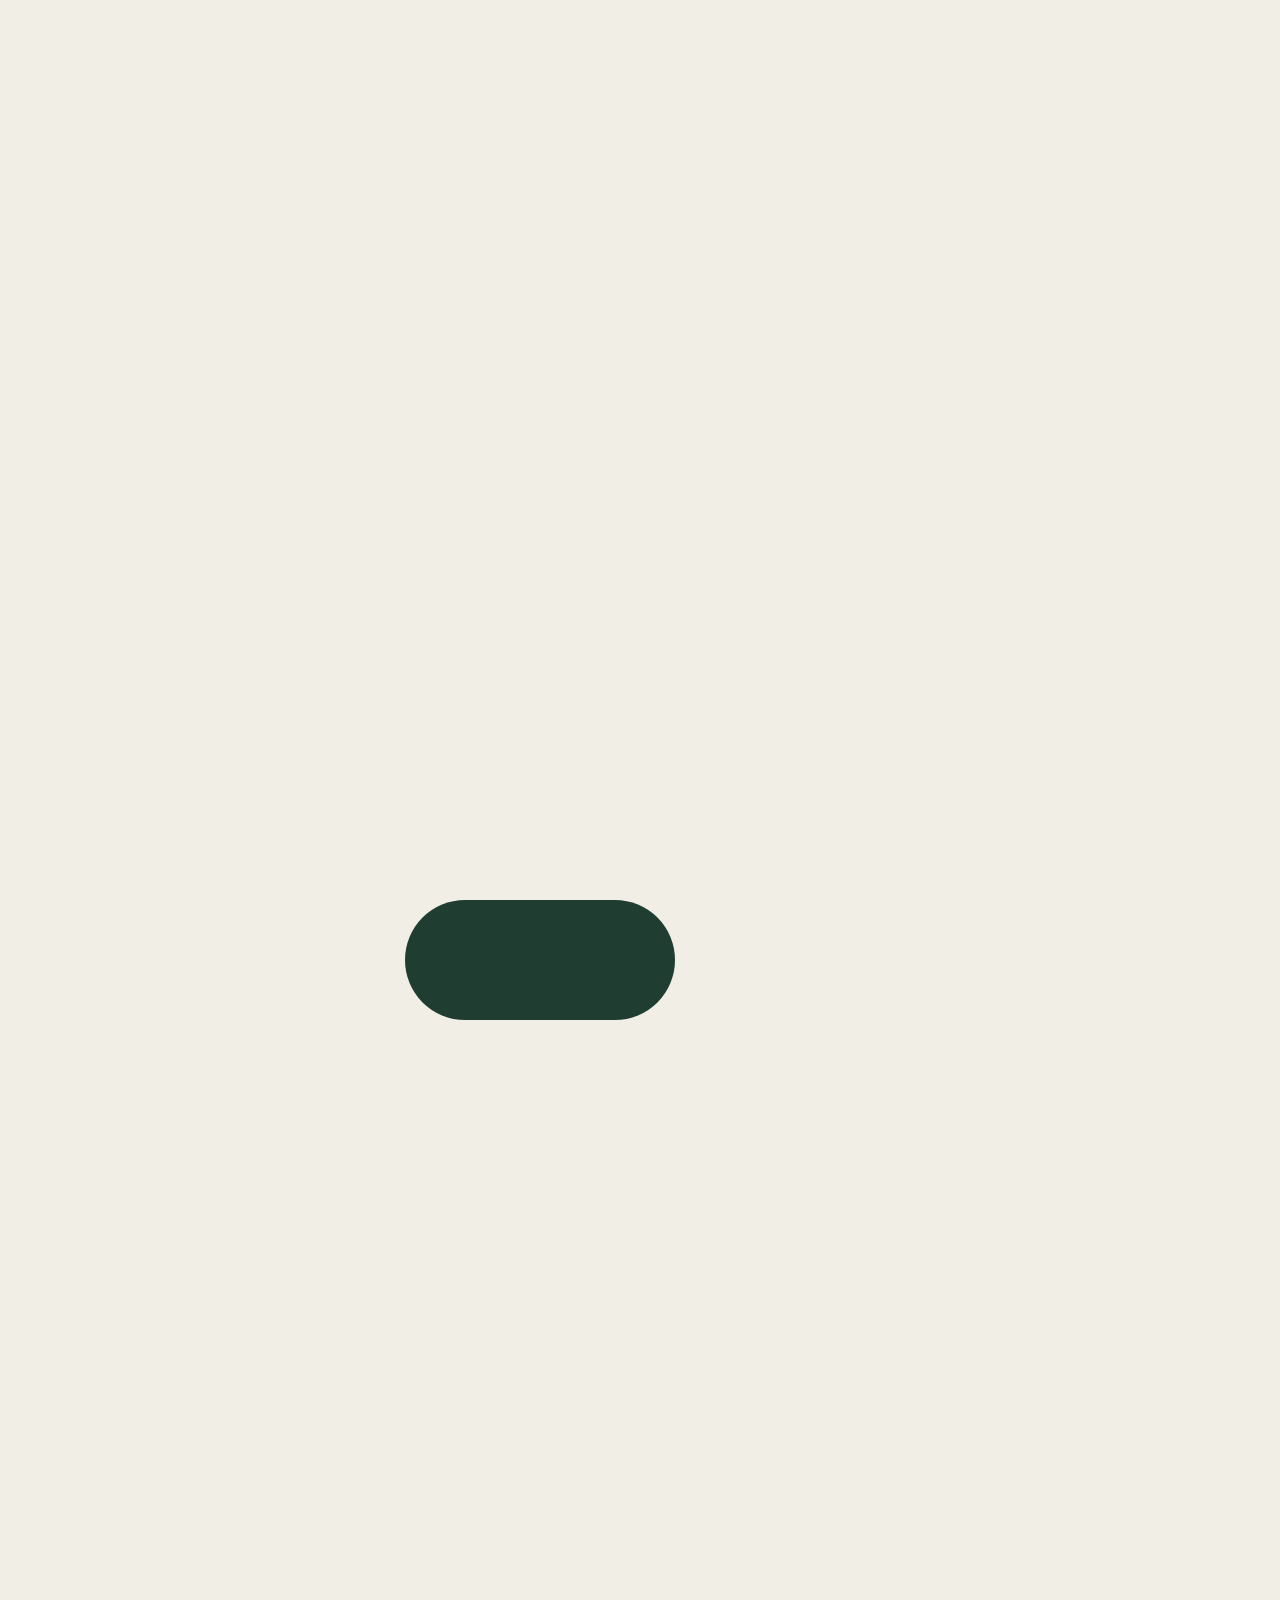
<file: assets/base-video/index.html>
<!doctype html>
<html lang="es"><meta charset="utf-8"><title>Estudio de transformación</title>
<style>html,body{margin:0;overflow:hidden;background:#f1eee6}canvas{display:block}</style>
<canvas id="stage"></canvas>
<script type="module">
import {clamp,track,morphBox,camera} from './motion.mjs';
// Example mechanism, not a finished style: one form -> chart -> result.
window.videoSpec={width:1080,height:1920,fps:60,duration:6};
const c=document.querySelector('canvas'),g=c.getContext('2d');
const type={frequency:2.8,damping:1};
function rr(x,y,w,h,r){g.beginPath();g.roundRect(x,y,w,h,r);}
window.seek=t=>{
 const {width:w,height:h}=window.videoSpec;c.width=w;c.height=h;
 const portrait=h>=w,scale=Math.min(w/(portrait?720:1200),h/(portrait?1000:720));g.fillStyle='#f1eee6';g.fillRect(0,0,w,h);
 g.save();camera(g,{x:0,y:0,zoom:scale*track(t,[[0,1],[.85,1.12],[3.4,1],[4.55,.93]],{damping:1})},w,h);
 const b=morphBox(t,[{t:0,x:-90,y:-40,w:180,h:80,r:40},{t:.65,x:-250,y:-170,w:500,h:340,r:30},{t:3.4,x:-190,y:-105,w:380,h:210,r:32}],type);
 g.fillStyle='#203d31';rr(b.x,b.y,b.w,b.h,b.r);g.fill();
 g.save();rr(b.x,b.y,b.w,b.h,b.r);g.clip();
 const chart=clamp((t-1)/.25)*clamp((3.4-t)/.22);g.globalAlpha=chart;
 const values=[.34,.7,.5,.95];
 for(let i=0;i<4;i++){const bh=values[i]*190*track(t,[[0,0],[1+i*.18,1]],type);g.fillStyle=i===3?'#e8efac':'#8cad94';rr(-178+i*99,104-bh,58,bh,12);g.fill();}
 g.globalAlpha=clamp((t-3.75)/.3);g.strokeStyle='#e8efac';g.lineWidth=10;g.lineCap='round';
 g.beginPath();g.moveTo(-115,0);g.lineTo(-93,23);g.lineTo(-53,-27);g.stroke();
 g.fillStyle='#ffffff';g.font='bold 35px sans-serif';g.fillText('Conectado',-23,12);
 g.restore();g.fillStyle='#203d31';g.textAlign='center';g.font='bold 48px sans-serif';
 const headline=t<3.5?'De partes a una idea.':'Una acción. Un resultado.';
 const ha=clamp(t/.15);g.globalAlpha=ha;g.fillText(headline,0,-280);
 g.globalAlpha=clamp((t-4.5)/.3);g.font='25px sans-serif';g.fillText('Transformación ilustrativa',0,230);g.restore();
};
window.renderReady=document.fonts.ready.then(()=>window.seek(0));
</script></html>
</file>
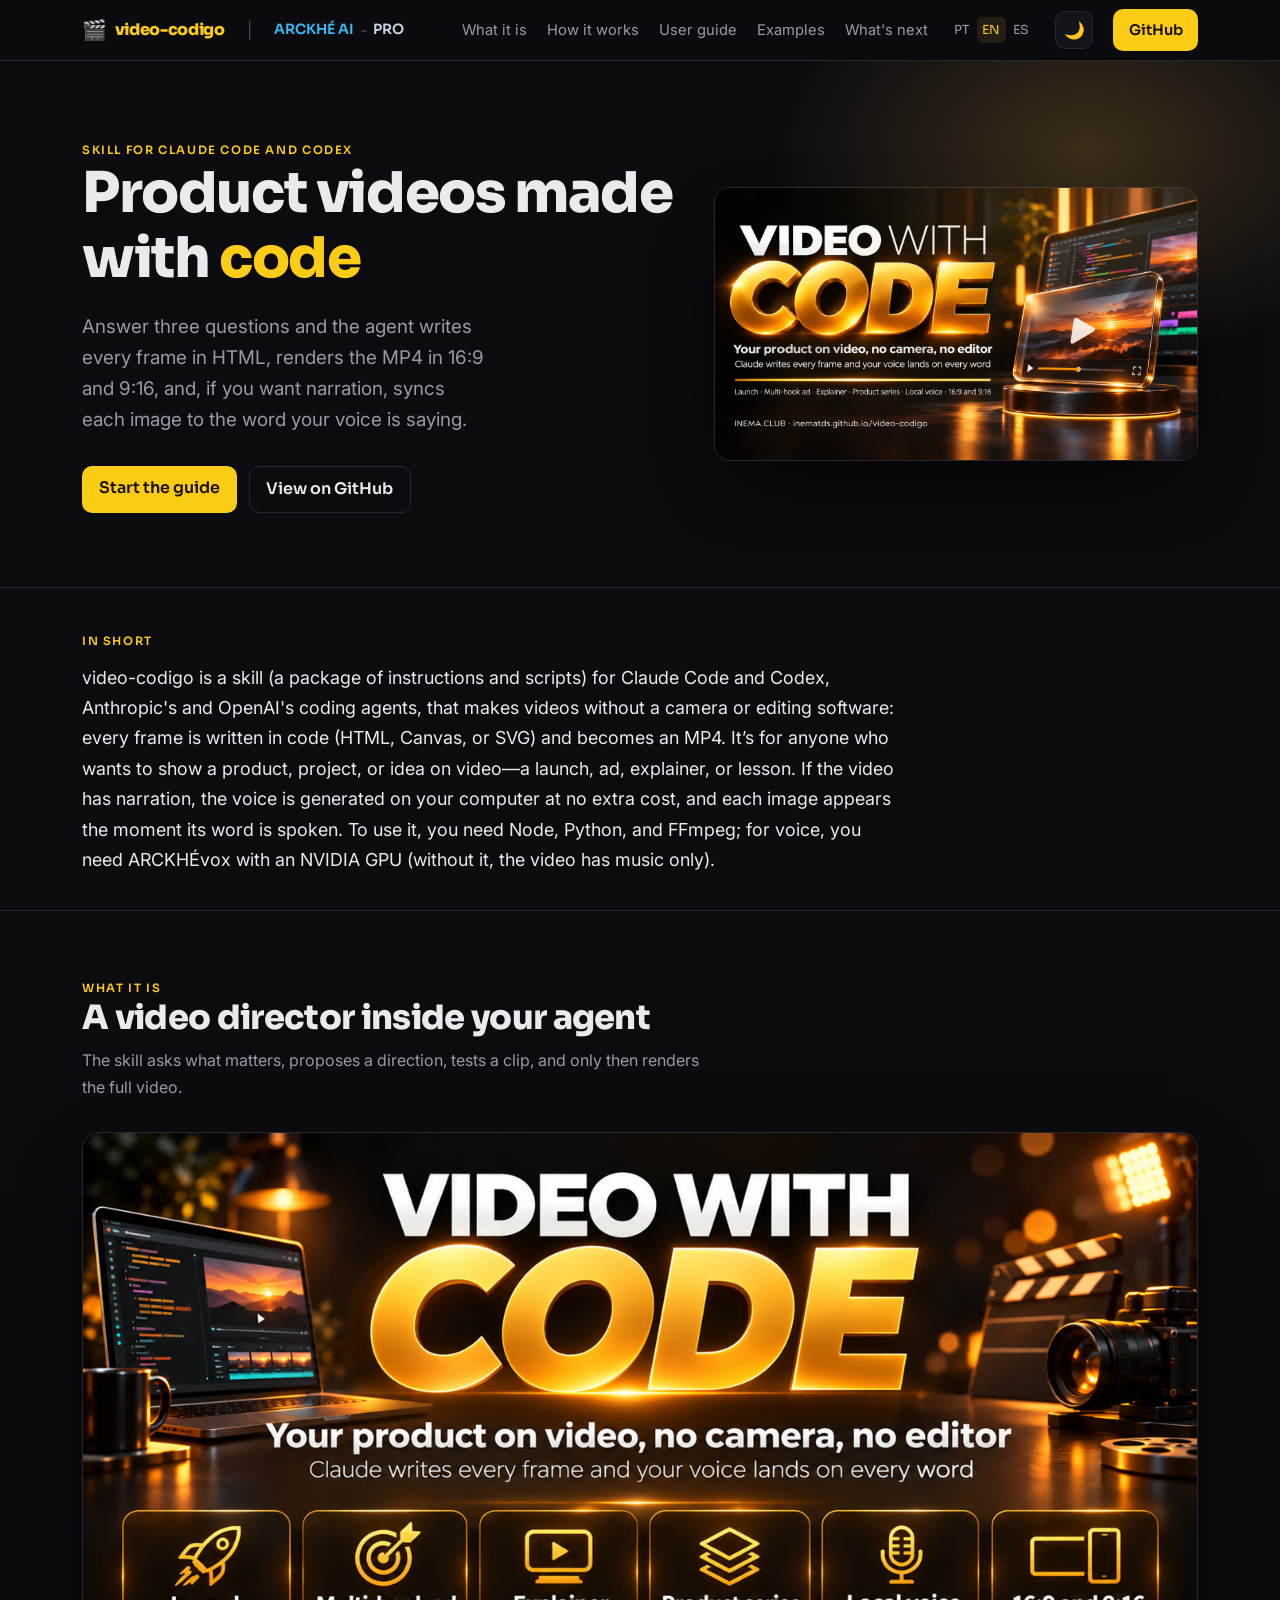
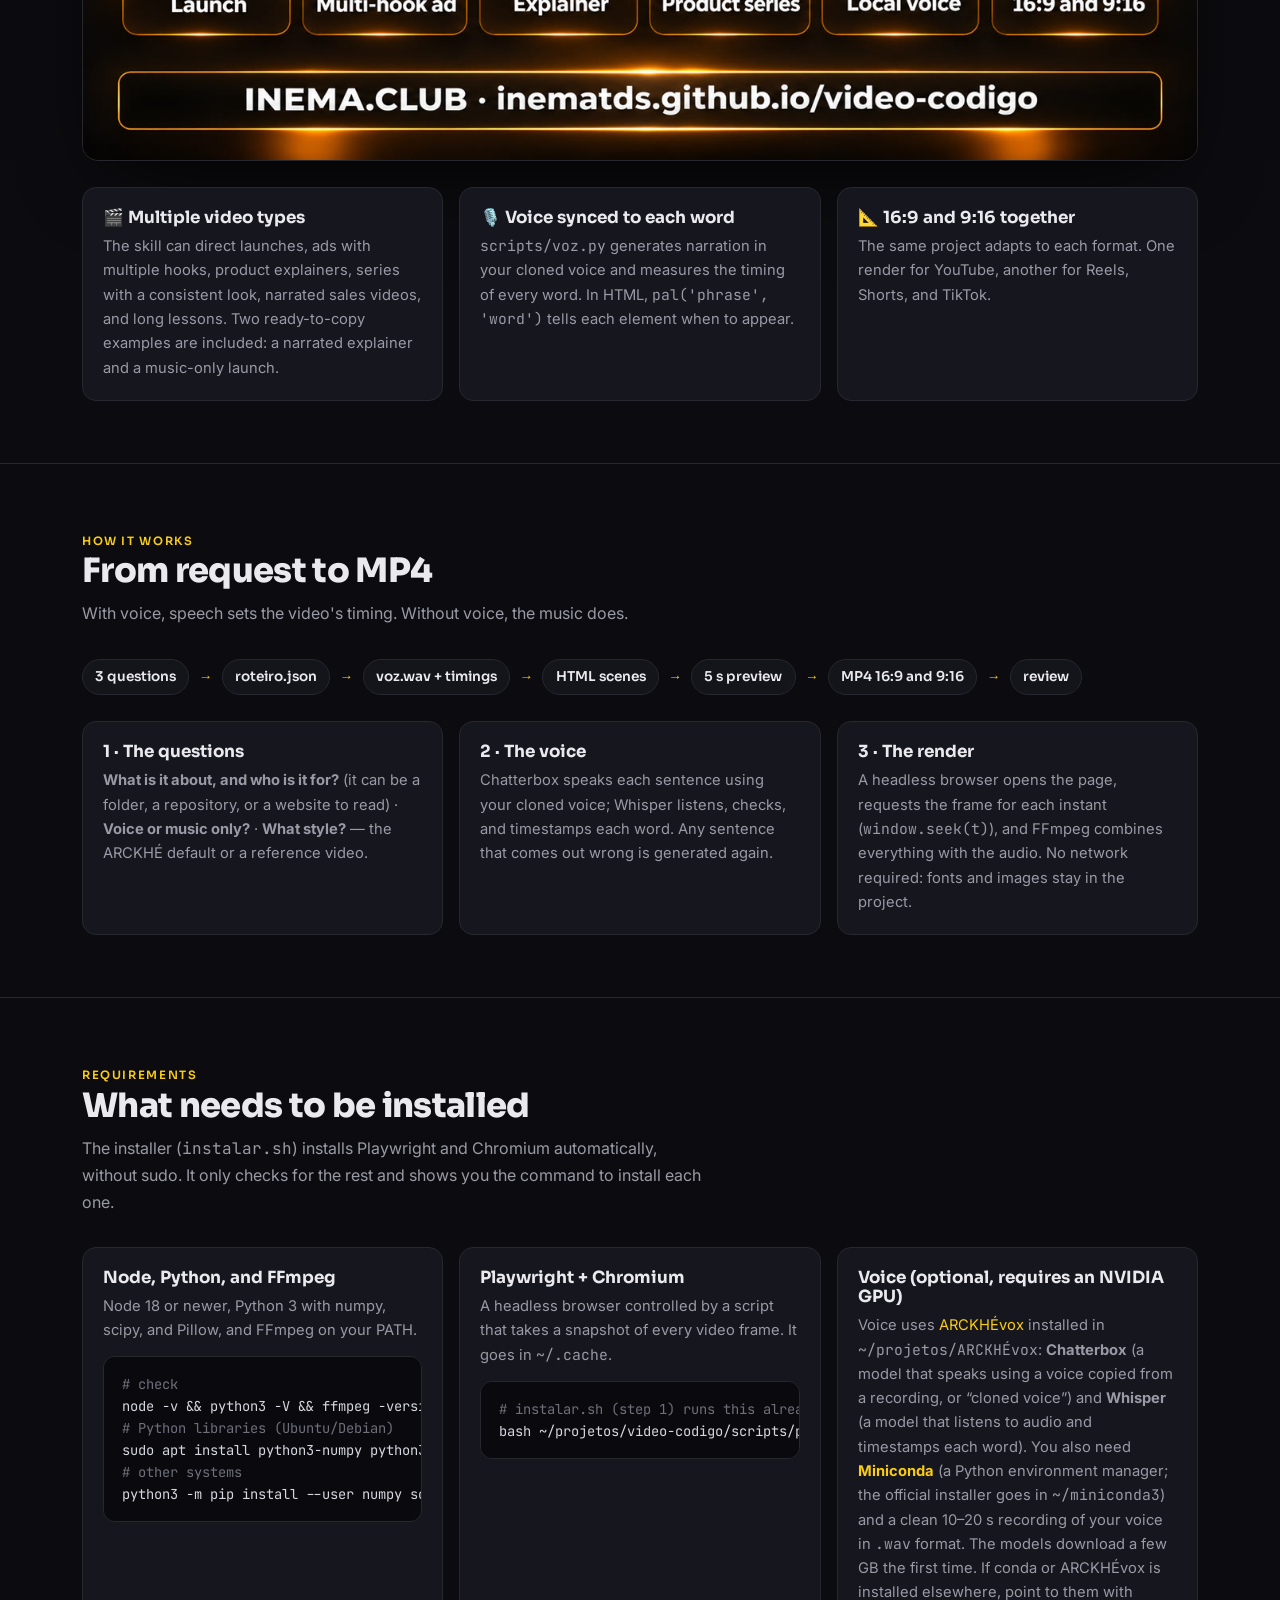
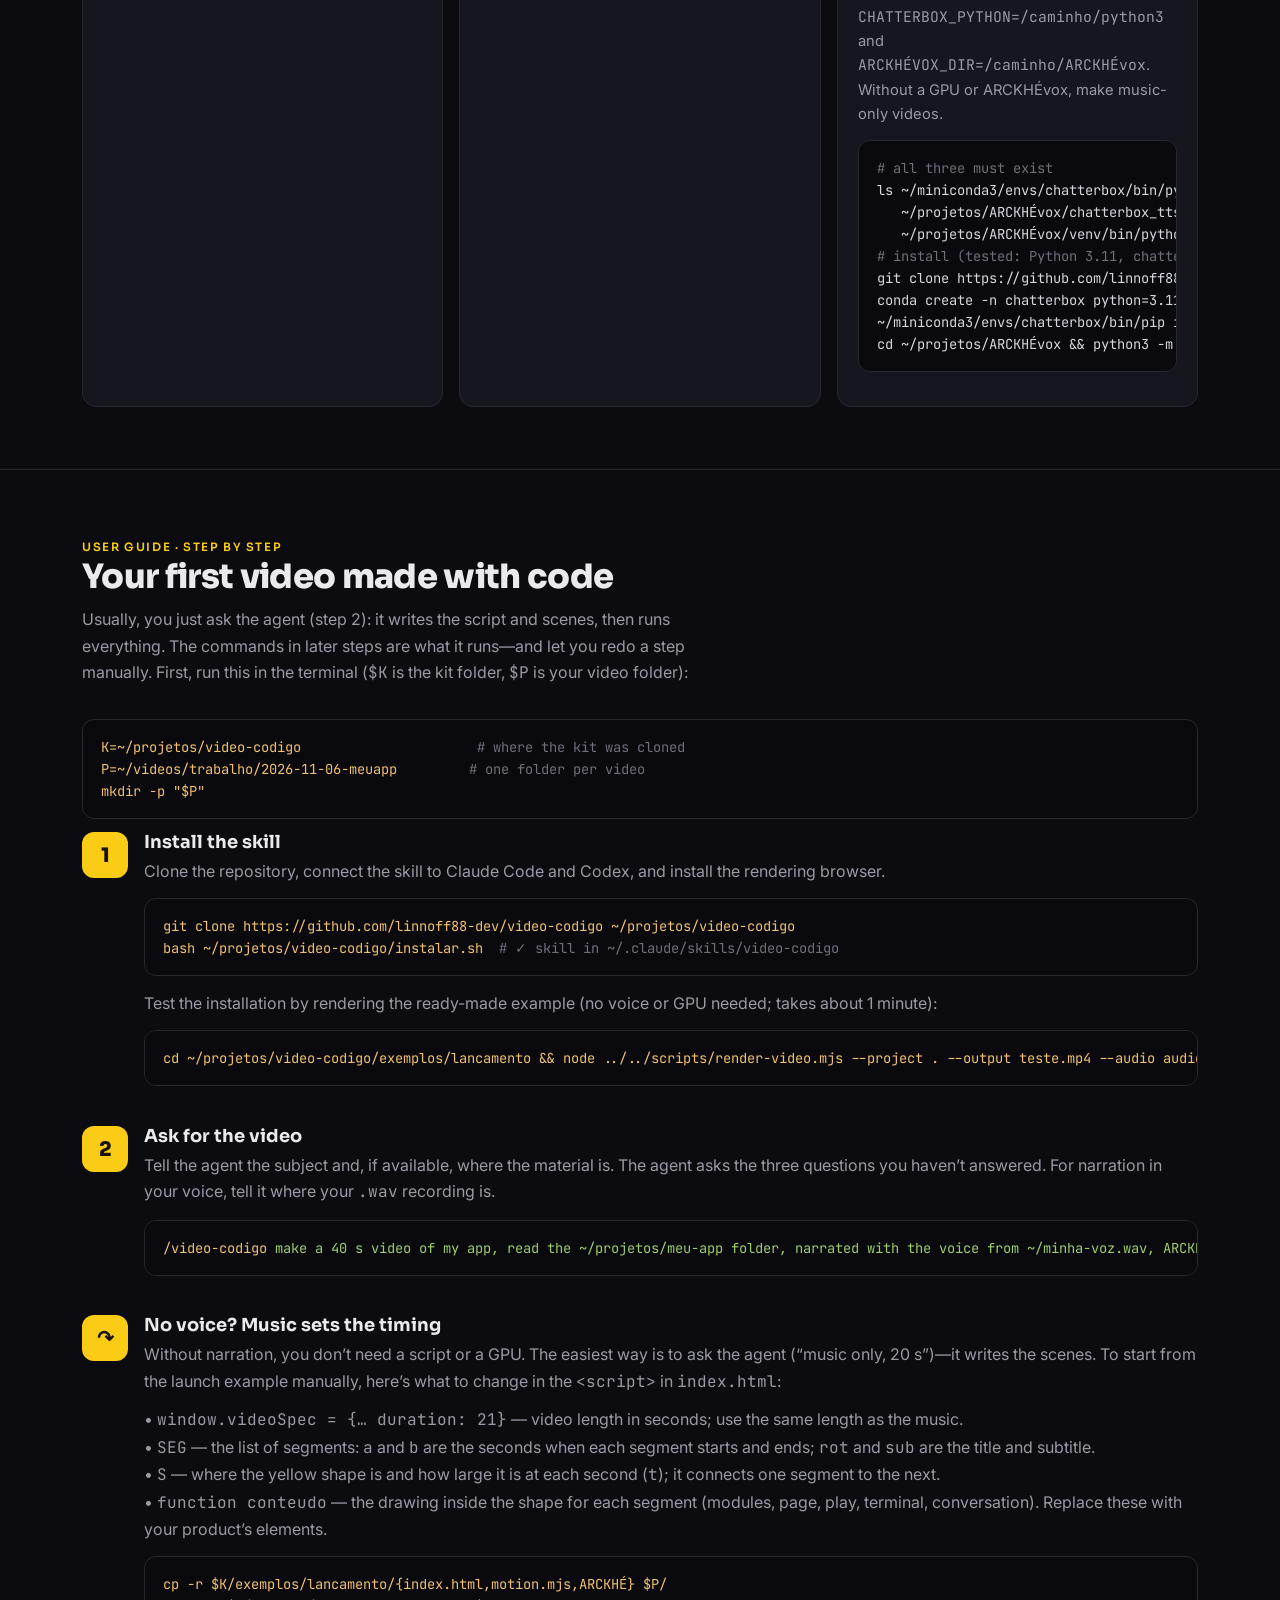
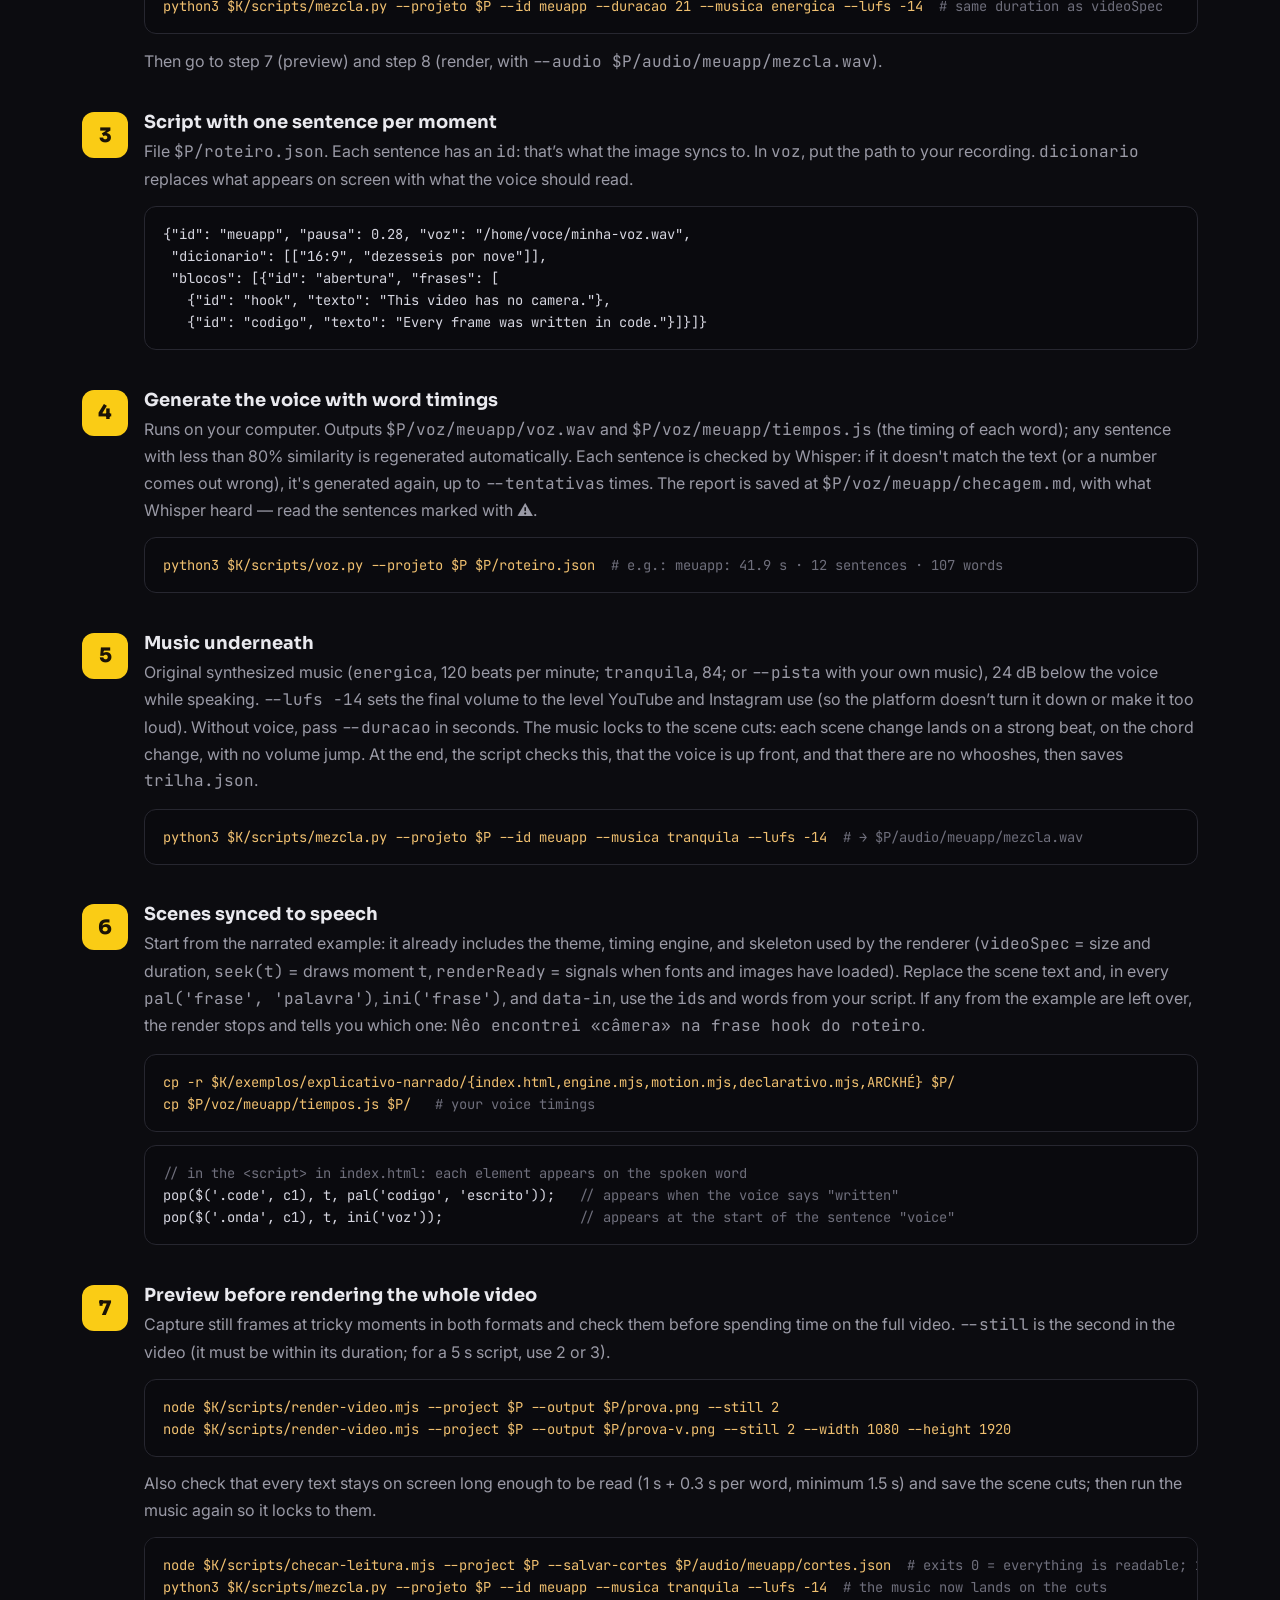
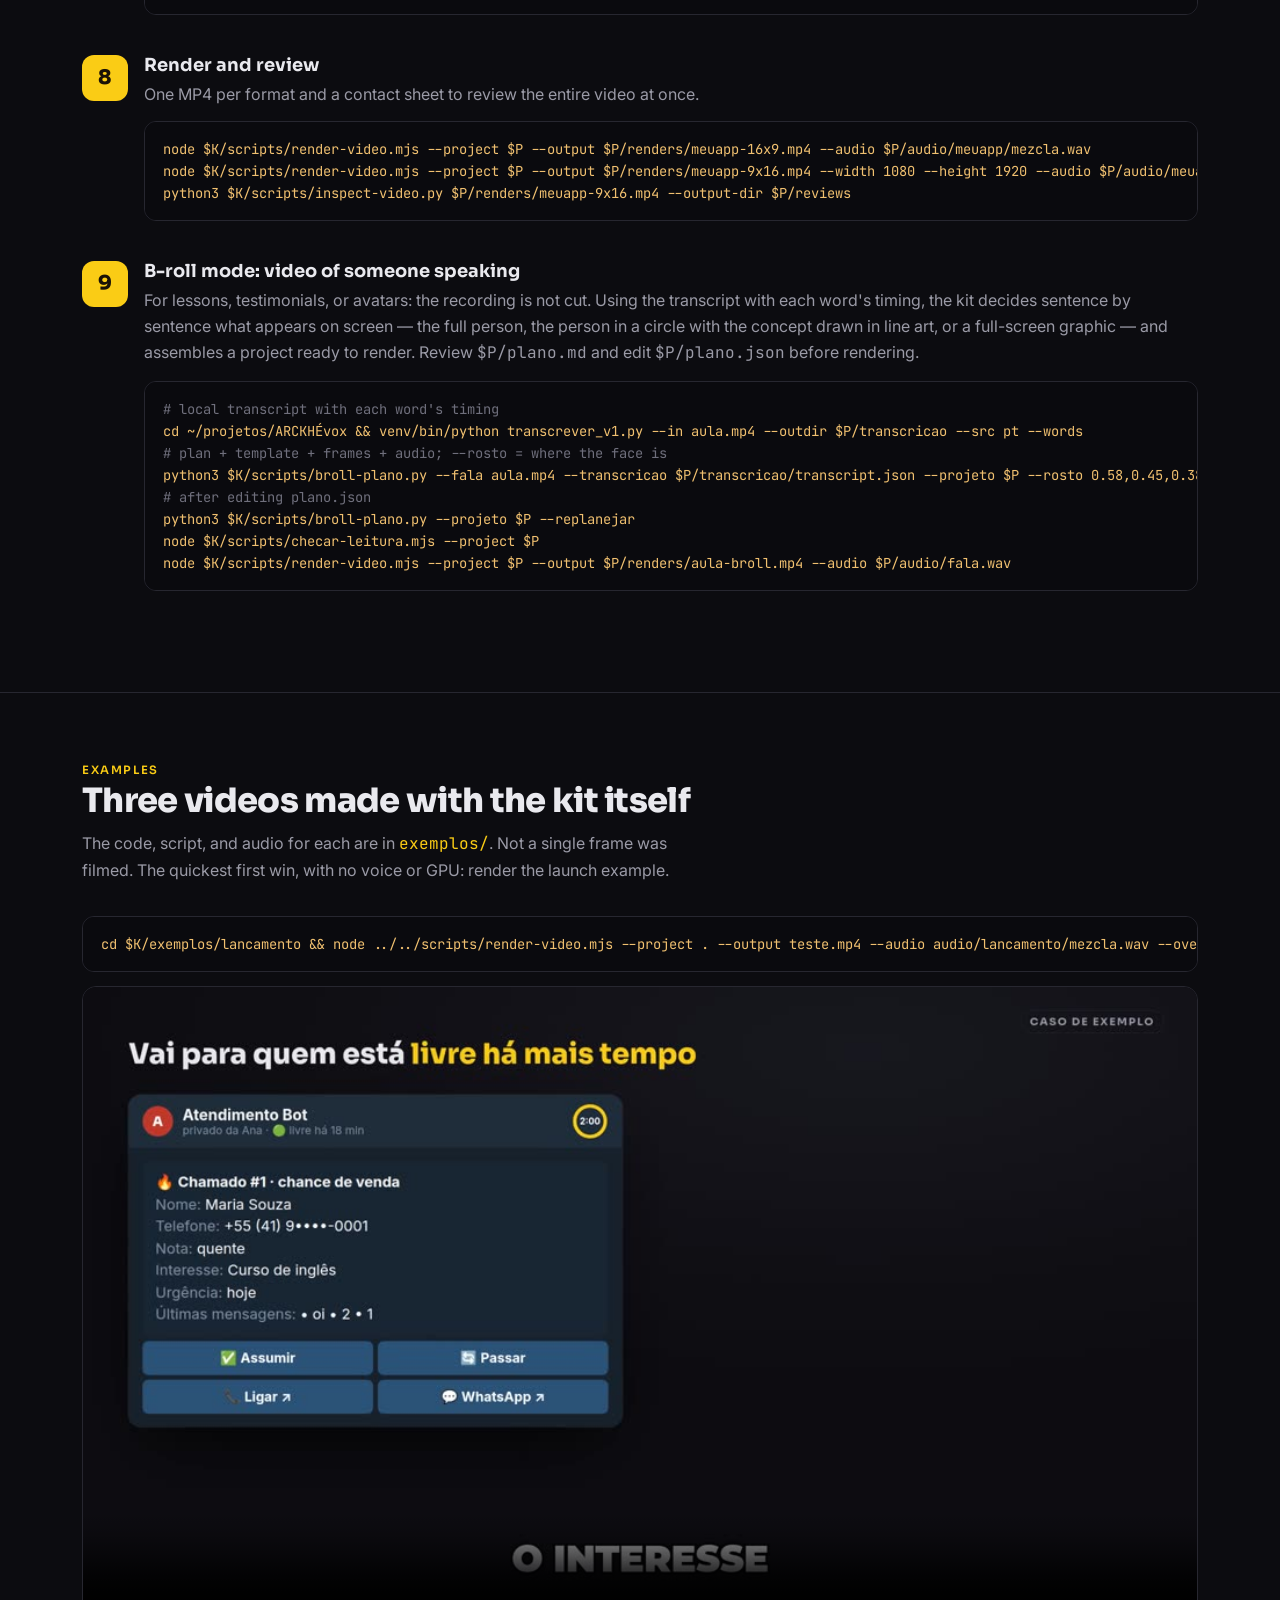
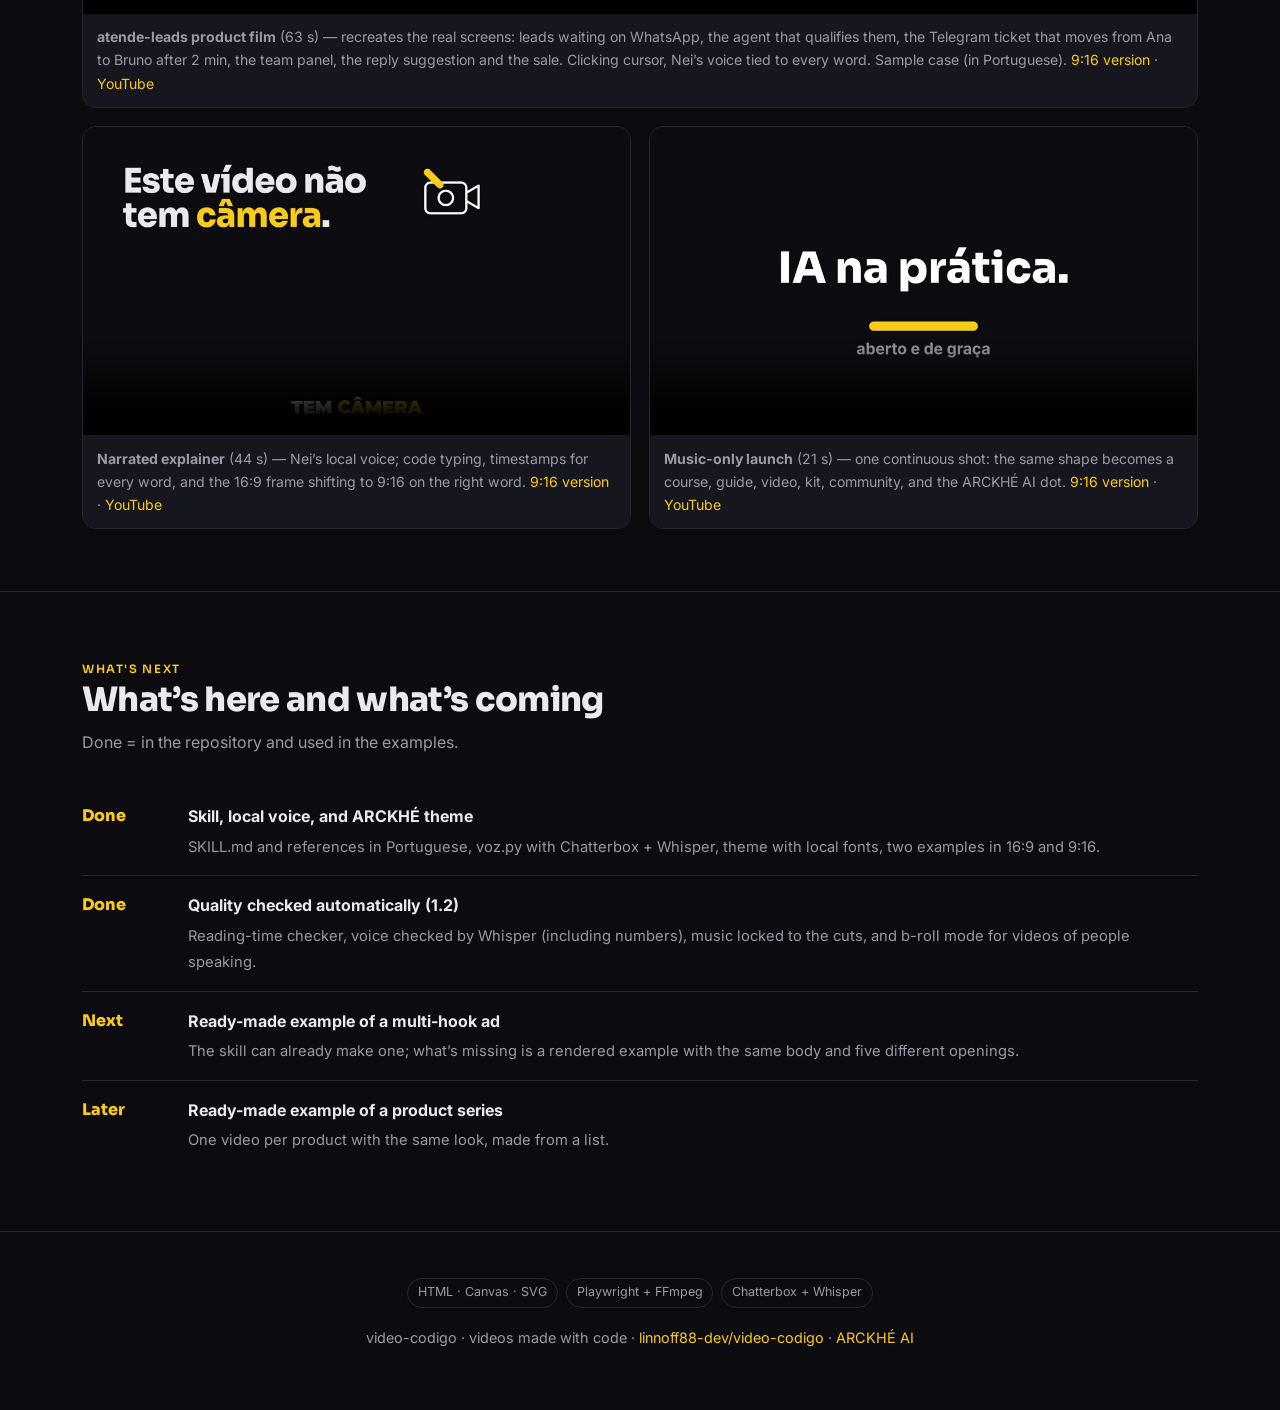
<file: guia/en/index.html>
<!DOCTYPE html>
<html lang="en">
<head>
<meta charset="utf-8">
<meta name="viewport" content="width=device-width, initial-scale=1">
<title>video-codigo — videos made with code</title>
<meta name="description" content="A skill for Claude Code and Codex that makes videos without a camera: every frame is coded, local voice synced to each word, in 16:9 and 9:16.">
<link rel="alternate" hreflang="pt-BR" href="https://linnoff88-dev.github.io/arckhe-/guia/">
<link rel="alternate" hreflang="en" href="https://linnoff88-dev.github.io/arckhe-/guia/en/">
<link rel="alternate" hreflang="es" href="https://linnoff88-dev.github.io/arckhe-/guia/es/">
<link rel="preconnect" href="https://fonts.googleapis.com">
<link rel="preconnect" href="https://fonts.gstatic.com" crossorigin>
<link href="https://fonts.googleapis.com/css2?family=Sora:wght@400;600;800&family=Inter:wght@400;500;600&family=JetBrains+Mono:wght@400;600&display=swap" rel="stylesheet">
<style>
  :root{
    --bg:#0c0c10; --bg2:#14141b; --card:#16161e; --line:#272730;
    --txt:#e9e9ee; --mut:#9a9aa6; --amb:#FACC15; --amb2:#f0c070; --sky:#38bdf8; --pro:#cbd5e1;
    color-scheme:dark;
  }
  body.light{
    --bg:#f6f7f9; --bg2:#eceef2; --card:#ffffff; --line:#e1e3ea;
    --txt:#1a1a22; --mut:#5b5b68; --amb:#a16207; --amb2:#a16207; --sky:#0369a1; --pro:#b45309;
    color-scheme:light;
  }
  body.light .hero .glow{opacity:.5}
  body.light pre{background:#0e0e14;color:#d6d6e0}
  body.light pre .c{color:#8a8a98}
  *{box-sizing:border-box}
  html{scroll-behavior:smooth}
  body{margin:0;background:var(--bg);color:var(--txt);font:16px/1.65 Inter,system-ui,sans-serif;-webkit-font-smoothing:antialiased}
  h1,h2,h3{font-family:Sora,sans-serif;line-height:1.15;margin:0}
  a{color:var(--amb);text-decoration:none}
  code,pre{font-family:"JetBrains Mono",monospace}
  .wrap{max-width:1160px;margin:0 auto;padding:0 22px}
  .mut{color:var(--mut)} .amb{color:var(--amb)}
  .chip{display:inline-block;font-size:.72rem;letter-spacing:.14em;text-transform:uppercase;color:var(--amb);font-weight:600;font-family:Sora}
  nav{position:sticky;top:0;z-index:30;backdrop-filter:blur(12px);background:rgba(12,12,16,.78);border-bottom:1px solid var(--line)}
  nav .wrap{display:flex;align-items:center;gap:22px;height:60px}
  nav .brand{display:flex;align-items:center;gap:8px;font-family:Sora;font-weight:800;letter-spacing:-.02em;color:var(--amb)}
  nav .brand .emoji{font-size:1.25rem}
  nav .sep{color:var(--mut);opacity:.45}
  nav .ARCKHÉ{color:var(--sky);font-weight:600;font-size:.88rem;font-family:Sora}
  nav .ARCKHÉ:hover{filter:brightness(1.15)}
  nav .pro{color:var(--pro);font-weight:600;font-size:.88rem;font-family:Sora}
  nav .pro:hover{filter:brightness(1.15)}
  nav .clubpro{display:inline-flex;align-items:center;gap:6px}
  nav .links{margin-left:auto;display:flex;align-items:center;gap:20px;font-size:.92rem}
  nav .links a.sec{color:var(--mut)} nav .links a.sec:hover{color:var(--txt)}
  .lang{display:inline-flex;gap:2px;font-family:Sora;font-size:.78rem}
  .lang a{color:var(--mut);padding:.2em .45em;border-radius:6px} .lang a.on{color:var(--amb);background:rgba(226,162,59,.12)}
  .tgl{background:var(--bg2);border:1px solid var(--line);color:var(--txt);width:38px;height:38px;border-radius:10px;cursor:pointer;display:inline-flex;align-items:center;justify-content:center;font-size:1.05rem}
  .tgl:hover{border-color:var(--amb)}
  .btn{display:inline-block;background:var(--amb);color:#1a1206;font-weight:600;padding:.6em 1.05em;border-radius:10px;font-family:Sora}
  .btn.ghost{background:transparent;color:var(--txt);border:1px solid var(--line)}
  @media(max-width:760px){nav .links a.sec{display:none}}
  @media(max-width:520px){nav .wrap{gap:8px;padding:8px 14px;height:auto;flex-wrap:wrap} nav .links{gap:8px;margin-left:0;width:100%;justify-content:space-between} nav .btn{padding:.45em .7em;font-size:.82rem} .tgl{width:34px;height:34px}}
  .hero{position:relative;overflow:hidden;border-bottom:1px solid var(--line)}
  .hero .glow{position:absolute;inset:-40% -20% auto auto;width:70%;height:600px;background:radial-gradient(closest-side,rgba(226,162,59,.22),transparent 70%);pointer-events:none}
  .hero .wrap{display:grid;grid-template-columns:1.1fr .9fr;gap:40px;align-items:center;padding:74px 22px}
  .hero h1{font-size:clamp(2.2rem,5vw,3.5rem);font-weight:800;letter-spacing:-.025em}
  .hero p.lead{font-size:1.18rem;color:var(--mut);margin:1.1em 0 1.6em;max-width:34ch}
  .hero .cta{display:flex;gap:12px;flex-wrap:wrap}
  .hero figure{margin:0;border-radius:16px;overflow:hidden;border:1px solid var(--line);box-shadow:0 30px 80px -30px #000}
  .hero figure img{width:100%;height:auto;display:block}
  .resumo{padding:38px 0 34px;border-bottom:1px solid var(--line)}
  .resumo p{font-size:1.12rem;line-height:1.7;max-width:74ch;margin:.55em 0 0}
  @media(max-width:780px){.hero .wrap{grid-template-columns:1fr;padding:48px 22px}}
  section{padding:62px 0;border-bottom:1px solid var(--line)}
  section h2{font-size:clamp(1.5rem,3.4vw,2.1rem);font-weight:800;letter-spacing:-.02em}
  section .sub{color:var(--mut);margin:.6em 0 2em;max-width:62ch}
  .grid{display:grid;gap:16px}
  .g3{grid-template-columns:repeat(3,1fr)} .g4{grid-template-columns:repeat(4,1fr)} .g2{grid-template-columns:repeat(2,1fr)}
  @media(max-width:820px){.g3,.g4{grid-template-columns:1fr 1fr}}
  @media(max-width:540px){.g2,.g3,.g4{grid-template-columns:1fr}}
  .card{background:var(--card);border:1px solid var(--line);border-radius:14px;padding:20px}
  .card h3{font-size:1.05rem;margin-bottom:.4em}
  .card p{color:var(--mut);font-size:.92rem;margin:0}
  .num{display:inline-flex;width:30px;height:30px;align-items:center;justify-content:center;border-radius:8px;background:rgba(226,162,59,.14);color:var(--amb);font-family:Sora;font-weight:800;font-size:.9rem;margin-bottom:.7em}
  .flow{display:flex;flex-wrap:wrap;gap:8px;align-items:center;margin-top:10px}
  .flow span{background:var(--bg2);border:1px solid var(--line);border-radius:999px;padding:.45em .9em;font-size:.85rem;font-family:Sora;font-weight:600}
  .flow .arr{color:var(--amb);border:none;background:none;padding:0 .1em}
  pre{background:#0a0a0e;border:1px solid var(--line);border-radius:12px;padding:16px 18px;overflow:auto;font-size:.86rem;line-height:1.6;color:#d6d6e0}
  pre .c{color:#6f6f7c} pre .k{color:var(--amb2)} pre .s{color:#9ece6a}
  .step{display:grid;grid-template-columns:46px minmax(0,1fr);gap:16px;margin-bottom:26px}
  .step>div,.card{min-width:0}
  p code,li code,td code{overflow-wrap:anywhere}
  .step .b{width:46px;height:46px;border-radius:12px;background:var(--amb);color:#1a1206;font-family:Sora;font-weight:800;font-size:1.25rem;display:flex;align-items:center;justify-content:center}
  .step h3{font-size:1.12rem;margin-bottom:.3em}
  .step p{color:var(--mut);margin:.2em 0 .7em}
  .ex{display:grid;grid-template-columns:1fr 1fr;gap:18px}
  @media(max-width:680px){.ex{grid-template-columns:1fr}}
  .ex figure{margin:0;border-radius:14px;overflow:hidden;border:1px solid var(--line)}
  .ex figure img{width:100%;height:auto;display:block}
  .ex figcaption{padding:12px 14px;font-size:.88rem;color:var(--mut);background:var(--card)}
  .phase{display:flex;gap:14px;padding:16px 0;border-bottom:1px solid var(--line)}
  .phase:last-child{border:none}
  .phase .tag{flex:0 0 92px;font-family:Sora;font-weight:800;color:var(--amb)}
  .phase .d strong{display:block;margin-bottom:.2em}
  .phase .d span{color:var(--mut);font-size:.92rem}
  footer{padding:46px 0;text-align:center;color:var(--mut);font-size:.9rem}
  .pill{display:inline-block;border:1px solid var(--line);border-radius:999px;padding:.3em .8em;font-size:.78rem;color:var(--mut);margin:0 4px}
</style>
</head>
<body>

<nav><div class="wrap">
  <a class="brand" href="#top"><span class="emoji">🎬</span> video-codigo</a>
  <span class="sep">|</span>
  <span class="clubpro">
    <a class="ARCKHÉ" href="https://ARCKHÉ AI" target="_blank" rel="noopener">ARCKHÉ AI</a>
    <span class="sep">-</span>
    <a class="pro" href="https://ARCKHÉ.pro" target="_blank" rel="noopener">PRO</a>
  </span>
  <div class="links">
    <a class="sec" href="#oque">What it is</a>
    <a class="sec" href="#fluxo">How it works</a>
    <a class="sec" href="#guia">User guide</a>
    <a class="sec" href="#exemplos">Examples</a>
    <a class="sec" href="#roadmap">What's next</a>
    <span class="lang"><a href="../">PT</a><a class="on" href="./">EN</a><a href="../es/">ES</a></span>
    <button class="tgl" id="themeToggle" aria-label="Toggle theme" title="Toggle theme">🌙</button>
    <a class="btn" href="https://github.com/linnoff88-dev/video-codigo" target="_blank" rel="noopener">GitHub</a>
  </div>
</div></nav>

<header class="hero" id="top">
  <div class="glow"></div>
  <div class="wrap">
    <div>
      <span class="chip">Skill for Claude Code and Codex</span>
      <h1>Product videos made with <span class="amb">code</span></h1>
      <p class="lead">Answer three questions and the agent writes every frame in HTML, renders the MP4 in 16:9 and 9:16, and, if you want narration, syncs each image to the word your voice is saying.</p>
      <div class="cta">
        <a class="btn" href="#guia">Start the guide</a>
        <a class="btn ghost" href="https://github.com/linnoff88-dev/video-codigo" target="_blank" rel="noopener">View on GitHub</a>
      </div>
    </div>
    <figure><img src="../assets/banner-en.jpg" alt="Banner: videos made with code, your product on video without a camera or editor"></figure>
  </div>
</header>

<section id="resumo" class="resumo"><div class="wrap">
  <span class="chip">In short</span>
  <p>video-codigo is a skill (a package of instructions and scripts) for Claude Code and Codex, Anthropic's and OpenAI's coding agents, that makes videos without a camera or editing software: every frame is written in code (HTML, Canvas, or SVG) and becomes an MP4. It’s for anyone who wants to show a product, project, or idea on video—a launch, ad, explainer, or lesson. If the video has narration, the voice is generated on your computer at no extra cost, and each image appears the moment its word is spoken. To use it, you need Node, Python, and FFmpeg; for voice, you need ARCKHÉvox with an NVIDIA GPU (without it, the video has music only).</p>
</div></section>

<section id="oque"><div class="wrap">
  <span class="chip">What it is</span>
  <h2>A video director inside your agent</h2>
  <p class="sub">The skill asks what matters, proposes a direction, tests a clip, and only then renders the full video.</p>
  <figure style="margin:0 0 26px;border-radius:16px;overflow:hidden;border:1px solid var(--line);box-shadow:0 30px 80px -30px #000"><img src="../assets/banner-grade-en.jpg" alt="Six video types: launch, multi-hook ad, explainer, product series, local voice, 16:9 and 9:16" loading="lazy" style="width:100%;display:block"></figure>
  <div class="grid g3">
    <div class="card"><h3>🎬 Multiple video types</h3><p>The skill can direct launches, ads with multiple hooks, product explainers, series with a consistent look, narrated sales videos, and long lessons. Two ready-to-copy examples are included: a narrated explainer and a music-only launch.</p></div>
    <div class="card"><h3>🎙️ Voice synced to each word</h3><p><code>scripts/voz.py</code> generates narration in your cloned voice and measures the timing of every word. In HTML, <code>pal('phrase', 'word')</code> tells each element when to appear.</p></div>
    <div class="card"><h3>📐 16:9 and 9:16 together</h3><p>The same project adapts to each format. One render for YouTube, another for Reels, Shorts, and TikTok.</p></div>
  </div>
</div></section>

<section id="fluxo"><div class="wrap">
  <span class="chip">How it works</span>
  <h2>From request to MP4</h2>
  <p class="sub">With voice, speech sets the video's timing. Without voice, the music does.</p>
  <div class="flow">
    <span>3 questions</span><span class="arr">→</span>
    <span>roteiro.json</span><span class="arr">→</span>
    <span>voz.wav + timings</span><span class="arr">→</span>
    <span>HTML scenes</span><span class="arr">→</span>
    <span>5 s preview</span><span class="arr">→</span>
    <span>MP4 16:9 and 9:16</span><span class="arr">→</span>
    <span>review</span>
  </div>
  <div class="grid g3" style="margin-top:26px">
    <div class="card"><h3>1 · The questions</h3><p><b>What is it about, and who is it for?</b> (it can be a folder, a repository, or a website to read) · <b>Voice or music only?</b> · <b>What style?</b> — the ARCKHÉ default or a reference video.</p></div>
    <div class="card"><h3>2 · The voice</h3><p>Chatterbox speaks each sentence using your cloned voice; Whisper listens, checks, and timestamps each word. Any sentence that comes out wrong is generated again.</p></div>
    <div class="card"><h3>3 · The render</h3><p>A headless browser opens the page, requests the frame for each instant (<code>window.seek(t)</code>), and FFmpeg combines everything with the audio. No network required: fonts and images stay in the project.</p></div>
  </div>
</div></section>

<section id="pre"><div class="wrap">
  <span class="chip">Requirements</span>
  <h2>What needs to be installed</h2>
  <p class="sub">The installer (<code>instalar.sh</code>) installs Playwright and Chromium automatically, without sudo. It only checks for the rest and shows you the command to install each one.</p>
  <div class="grid g3">
    <div class="card"><h3>Node, Python, and FFmpeg</h3><p>Node 18 or newer, Python 3 with numpy, scipy, and Pillow, and FFmpeg on your PATH.</p><pre><span class="c"># check</span>
node -v && python3 -V && ffmpeg -version | head -1
<span class="c"># Python libraries (Ubuntu/Debian)</span>
sudo apt install python3-numpy python3-scipy python3-pil
<span class="c"># other systems</span>
python3 -m pip install --user numpy scipy pillow</pre></div>
    <div class="card"><h3>Playwright + Chromium</h3><p>A headless browser controlled by a script that takes a snapshot of every video frame. It goes in <code>~/.cache</code>.</p><pre><span class="c"># instalar.sh (step 1) runs this already</span>
bash ~/projetos/video-codigo/scripts/preparar-entorno.sh</pre></div>
    <div class="card"><h3>Voice (optional, requires an NVIDIA GPU)</h3><p>Voice uses <a href="https://github.com/linnoff88-dev/ARCKHÉvox" target="_blank" rel="noopener">ARCKHÉvox</a> installed in <code>~/projetos/ARCKHÉvox</code>: <b>Chatterbox</b> (a model that speaks using a voice copied from a recording, or “cloned voice”) and <b>Whisper</b> (a model that listens to audio and timestamps each word). You also need <b><a href="https://docs.conda.io/en/latest/miniconda.html" target="_blank" rel="noopener">Miniconda</a></b> (a Python environment manager; the official installer goes in <code>~/miniconda3</code>) and a clean 10–20 s recording of your voice in <code>.wav</code> format. The models download a few GB the first time. If conda or ARCKHÉvox is installed elsewhere, point to them with <code>CHATTERBOX_PYTHON=/caminho/python3</code> and <code>ARCKHÉVOX_DIR=/caminho/ARCKHÉvox</code>. Without a GPU or ARCKHÉvox, make music-only videos.</p><pre><span class="c"># all three must exist</span>
ls ~/miniconda3/envs/chatterbox/bin/python3 \
   ~/projetos/ARCKHÉvox/chatterbox_tts_worker.py \
   ~/projetos/ARCKHÉvox/venv/bin/python
<span class="c"># install (tested: Python 3.11, chatterbox-tts 0.1.6)</span>
git clone https://github.com/linnoff88-dev/ARCKHÉvox ~/projetos/ARCKHÉvox
conda create -n chatterbox python=3.11 -y
~/miniconda3/envs/chatterbox/bin/pip install chatterbox-tts==0.1.6
cd ~/projetos/ARCKHÉvox && python3 -m venv venv && venv/bin/pip install faster-whisper soundfile numpy</pre></div>
  </div>
</div></section>

<section id="guia"><div class="wrap">
  <span class="chip">User guide · step by step</span>
  <h2>Your first video made with code</h2>
  <p class="sub">Usually, you just ask the agent (step 2): it writes the script and scenes, then runs everything. The commands in later steps are what it runs—and let you redo a step manually. First, run this in the terminal (<code>$K</code> is the kit folder, <code>$P</code> is your video folder):</p>
<pre><span class="k">K=~/projetos/video-codigo</span>                      <span class="c"># where the kit was cloned</span>
<span class="k">P=~/videos/trabalho/2026-11-06-meuapp</span>         <span class="c"># one folder per video</span>
<span class="k">mkdir -p "$P"</span></pre>

  <div class="step"><div class="b">1</div><div>
    <h3>Install the skill</h3>
    <p>Clone the repository, connect the skill to Claude Code and Codex, and install the rendering browser.</p>
<pre><span class="k">git clone https://github.com/linnoff88-dev/video-codigo ~/projetos/video-codigo</span>
<span class="k">bash ~/projetos/video-codigo/instalar.sh</span>  <span class="c"># ✓ skill in ~/.claude/skills/video-codigo</span></pre>
    <p>Test the installation by rendering the ready-made example (no voice or GPU needed; takes about 1 minute):</p>
<pre><span class="k">cd ~/projetos/video-codigo/exemplos/lancamento && node ../../scripts/render-video.mjs --project . --output teste.mp4 --audio audio/lancamento/mezcla.wav --overwrite</span></pre>
  </div></div>

  <div class="step"><div class="b">2</div><div>
    <h3>Ask for the video</h3>
    <p>Tell the agent the subject and, if available, where the material is. The agent asks the three questions you haven’t answered. For narration in your voice, tell it where your <code>.wav</code> recording is.</p>
<pre><span class="k">/video-codigo</span> <span class="s">make a 40 s video of my app, read the ~/projetos/meu-app folder, narrated with the voice from ~/minha-voz.wav, ARCKHÉ style</span></pre>
  </div></div>

  <div class="step"><div class="b">↷</div><div>
    <h3>No voice? Music sets the timing</h3>
    <p>Without narration, you don’t need a script or a GPU. The easiest way is to ask the agent (“music only, 20 s”)—it writes the scenes. To start from the launch example manually, here’s what to change in the <code>&lt;script&gt;</code> in <code>index.html</code>:</p>
    <p>• <code>window.videoSpec = {… duration: 21}</code> — video length in seconds; use the same length as the music.<br>
    • <code>SEG</code> — the list of segments: <code>a</code> and <code>b</code> are the seconds when each segment starts and ends; <code>rot</code> and <code>sub</code> are the title and subtitle.<br>
    • <code>S</code> — where the yellow shape is and how large it is at each second (<code>t</code>); it connects one segment to the next.<br>
    • <code>function conteudo</code> — the drawing inside the shape for each segment (modules, page, play, terminal, conversation). Replace these with your product’s elements.</p>
<pre><span class="k">cp -r $K/exemplos/lancamento/{index.html,motion.mjs,ARCKHÉ} $P/</span>
<span class="k">python3 $K/scripts/mezcla.py --projeto $P --id meuapp --duracao 21 --musica energica --lufs -14</span>  <span class="c"># same duration as videoSpec</span></pre>
    <p>Then go to step 7 (preview) and step 8 (render, with <code>--audio $P/audio/meuapp/mezcla.wav</code>).</p>
  </div></div>

  <div class="step"><div class="b">3</div><div>
    <h3>Script with one sentence per moment</h3>
    <p>File <code>$P/roteiro.json</code>. Each sentence has an <code>id</code>: that’s what the image syncs to. In <code>voz</code>, put the path to your recording. <code>dicionario</code> replaces what appears on screen with what the voice should read.</p>
<pre>{"id": "meuapp", "pausa": 0.28, "voz": "/home/voce/minha-voz.wav",
 "dicionario": [["16:9", "dezesseis por nove"]],
 "blocos": [{"id": "abertura", "frases": [
   {"id": "hook", "texto": "This video has no camera."},
   {"id": "codigo", "texto": "Every frame was written in code."}]}]}</pre>
  </div></div>

  <div class="step"><div class="b">4</div><div>
    <h3>Generate the voice with word timings</h3>
    <p>Runs on your computer. Outputs <code>$P/voz/meuapp/voz.wav</code> and <code>$P/voz/meuapp/tiempos.js</code> (the timing of each word); any sentence with less than 80% similarity is regenerated automatically. Each sentence is checked by Whisper: if it doesn't match the text (or a number comes out wrong), it's generated again, up to <code>--tentativas</code> times. The report is saved at <code>$P/voz/meuapp/checagem.md</code>, with what Whisper heard — read the sentences marked with ⚠.</p>
<pre><span class="k">python3 $K/scripts/voz.py --projeto $P $P/roteiro.json</span>  <span class="c"># e.g.: meuapp: 41.9 s · 12 sentences · 107 words</span></pre>
  </div></div>

  <div class="step"><div class="b">5</div><div>
    <h3>Music underneath</h3>
    <p>Original synthesized music (<code>energica</code>, 120 beats per minute; <code>tranquila</code>, 84; or <code>--pista</code> with your own music), 24 dB below the voice while speaking. <code>--lufs -14</code> sets the final volume to the level YouTube and Instagram use (so the platform doesn’t turn it down or make it too loud). Without voice, pass <code>--duracao</code> in seconds. The music locks to the scene cuts: each scene change lands on a strong beat, on the chord change, with no volume jump. At the end, the script checks this, that the voice is up front, and that there are no whooshes, then saves <code>trilha.json</code>.</p>
<pre><span class="k">python3 $K/scripts/mezcla.py --projeto $P --id meuapp --musica tranquila --lufs -14</span>  <span class="c"># → $P/audio/meuapp/mezcla.wav</span></pre>
  </div></div>

  <div class="step"><div class="b">6</div><div>
    <h3>Scenes synced to speech</h3>
    <p>Start from the narrated example: it already includes the theme, timing engine, and skeleton used by the renderer (<code>videoSpec</code> = size and duration, <code>seek(t)</code> = draws moment <code>t</code>, <code>renderReady</code> = signals when fonts and images have loaded). Replace the scene text and, in every <code>pal('frase', 'palavra')</code>, <code>ini('frase')</code>, and <code>data-in</code>, use the <code>id</code>s and words from your script. If any from the example are left over, the render stops and tells you which one: <code>Nêo encontrei «câmera» na frase hook do roteiro</code>.</p>
<pre><span class="k">cp -r $K/exemplos/explicativo-narrado/{index.html,engine.mjs,motion.mjs,declarativo.mjs,ARCKHÉ} $P/</span>
<span class="k">cp $P/voz/meuapp/tiempos.js $P/</span>   <span class="c"># your voice timings</span></pre>
<pre><span class="c">// in the &lt;script&gt; in index.html: each element appears on the spoken word</span>
pop($('.code', c1), t, pal('codigo', 'escrito'));   <span class="c">// appears when the voice says "written"</span>
pop($('.onda', c1), t, ini('voz'));                 <span class="c">// appears at the start of the sentence "voice"</span></pre>
  </div></div>

  <div class="step"><div class="b">7</div><div>
    <h3>Preview before rendering the whole video</h3>
    <p>Capture still frames at tricky moments in both formats and check them before spending time on the full video. <code>--still</code> is the second in the video (it must be within its duration; for a 5 s script, use 2 or 3).</p>
<pre><span class="k">node $K/scripts/render-video.mjs --project $P --output $P/prova.png --still 2</span>
<span class="k">node $K/scripts/render-video.mjs --project $P --output $P/prova-v.png --still 2 --width 1080 --height 1920</span></pre>
    <p>Also check that every text stays on screen long enough to be read (1 s + 0.3 s per word, minimum 1.5 s) and save the scene cuts; then run the music again so it locks to them.</p>
<pre><span class="k">node $K/scripts/checar-leitura.mjs --project $P --salvar-cortes $P/audio/meuapp/cortes.json</span>  <span class="c"># exits 0 = everything is readable; 1 = some text disappears too soon</span>
<span class="k">python3 $K/scripts/mezcla.py --projeto $P --id meuapp --musica tranquila --lufs -14</span>  <span class="c"># the music now lands on the cuts</span></pre>
  </div></div>

  <div class="step"><div class="b">8</div><div>
    <h3>Render and review</h3>
    <p>One MP4 per format and a contact sheet to review the entire video at once.</p>
<pre><span class="k">node $K/scripts/render-video.mjs --project $P --output $P/renders/meuapp-16x9.mp4 --audio $P/audio/meuapp/mezcla.wav</span>
<span class="k">node $K/scripts/render-video.mjs --project $P --output $P/renders/meuapp-9x16.mp4 --width 1080 --height 1920 --audio $P/audio/meuapp/mezcla.wav</span>
<span class="k">python3 $K/scripts/inspect-video.py $P/renders/meuapp-9x16.mp4 --output-dir $P/reviews</span></pre>
  </div></div>

  <div class="step"><div class="b">9</div><div>
    <h3>B-roll mode: video of someone speaking</h3>
    <p>For lessons, testimonials, or avatars: the recording is not cut. Using the transcript with each word's timing, the kit decides sentence by sentence what appears on screen — the full person, the person in a circle with the concept drawn in line art, or a full-screen graphic — and assembles a project ready to render. Review <code>$P/plano.md</code> and edit <code>$P/plano.json</code> before rendering.</p>
<pre><span class="c"># local transcript with each word's timing</span>
<span class="k">cd ~/projetos/ARCKHÉvox && venv/bin/python transcrever_v1.py --in aula.mp4 --outdir $P/transcricao --src pt --words</span>
<span class="c"># plan + template + frames + audio; --rosto = where the face is</span>
<span class="k">python3 $K/scripts/broll-plano.py --fala aula.mp4 --transcricao $P/transcricao/transcript.json --projeto $P --rosto 0.58,0.45,0.38</span>
<span class="c"># after editing plano.json</span>
<span class="k">python3 $K/scripts/broll-plano.py --projeto $P --replanejar</span>
<span class="k">node $K/scripts/checar-leitura.mjs --project $P</span>
<span class="k">node $K/scripts/render-video.mjs --project $P --output $P/renders/aula-broll.mp4 --audio $P/audio/fala.wav</span></pre>
  </div></div>
</div></section>

<section id="exemplos"><div class="wrap">
  <span class="chip">Examples</span>
  <h2>Three videos made with the kit itself</h2>
  <p class="sub">The code, script, and audio for each are in <a href="https://github.com/linnoff88-dev/video-codigo/tree/main/exemplos" target="_blank" rel="noopener"><code>exemplos/</code></a>. Not a single frame was filmed. The quickest first win, with no voice or GPU: render the launch example.</p>
<pre><span class="k">cd $K/exemplos/lancamento && node ../../scripts/render-video.mjs --project . --output teste.mp4 --audio audio/lancamento/mezcla.wav --overwrite</span></pre>
  <div class="ex">
    <figure style="grid-column:1/-1"><video controls preload="none" playsinline poster="../assets/atende-16x9.jpg" src="../../renders/atende-16x9.mp4" style="width:100%;display:block"></video><figcaption><b>atende-leads product film</b> (63 s) — recreates the real screens: leads waiting on WhatsApp, the agent that qualifies them, the Telegram ticket that moves from Ana to Bruno after 2 min, the team panel, the reply suggestion and the sale. Clicking cursor, Nei’s voice tied to every word. Sample case (in Portuguese). <a href="../../renders/atende-9x16.mp4">9:16 version</a> · <a href="https://www.youtube.com/watch?v=tWv1mEIK62c" target="_blank" rel="noopener">YouTube</a></figcaption></figure>
    <figure><video controls preload="none" playsinline poster="../assets/explicativo-16x9.jpg" src="../../renders/explicativo-16x9.mp4" style="width:100%;display:block"></video><figcaption><b>Narrated explainer</b> (44 s) — Nei’s local voice; code typing, timestamps for every word, and the 16:9 frame shifting to 9:16 on the right word. <a href="../../renders/explicativo-9x16.mp4">9:16 version</a> · <a href="https://www.youtube.com/watch?v=tkT2I6nrMAk" target="_blank" rel="noopener">YouTube</a></figcaption></figure>
    <figure><video controls preload="none" playsinline poster="../assets/lancamento-16x9.jpg" src="../../renders/lancamento-16x9.mp4" style="width:100%;display:block"></video><figcaption><b>Music-only launch</b> (21 s) — one continuous shot: the same shape becomes a course, guide, video, kit, community, and the ARCKHÉ AI dot. <a href="../../renders/lancamento-9x16.mp4">9:16 version</a> · <a href="https://www.youtube.com/watch?v=IJ-qZQ1drBc" target="_blank" rel="noopener">YouTube</a></figcaption></figure>
  </div>
</div></section>

<section id="roadmap"><div class="wrap">
  <span class="chip">What's next</span>
  <h2>What’s here and what’s coming</h2>
  <p class="sub">Done = in the repository and used in the examples.</p>
  <div class="phase"><div class="tag">Done</div><div class="d"><strong>Skill, local voice, and ARCKHÉ theme</strong><span>SKILL.md and references in Portuguese, voz.py with Chatterbox + Whisper, theme with local fonts, two examples in 16:9 and 9:16.</span></div></div>
  <div class="phase"><div class="tag">Done</div><div class="d"><strong>Quality checked automatically (1.2)</strong><span>Reading-time checker, voice checked by Whisper (including numbers), music locked to the cuts, and b-roll mode for videos of people speaking.</span></div></div>
  <div class="phase"><div class="tag">Next</div><div class="d"><strong>Ready-made example of a multi-hook ad</strong><span>The skill can already make one; what’s missing is a rendered example with the same body and five different openings.</span></div></div>
  <div class="phase"><div class="tag">Later</div><div class="d"><strong>Ready-made example of a product series</strong><span>One video per product with the same look, made from a list.</span></div></div>
</div></section>

<footer>
  <div class="wrap">
    <div class="pill">HTML · Canvas · SVG</div><div class="pill">Playwright + FFmpeg</div><div class="pill">Chatterbox + Whisper</div>
    <p style="margin-top:18px">video-codigo · videos made with code ·
      <a href="https://github.com/linnoff88-dev/video-codigo">linnoff88-dev/video-codigo</a> ·
      <a href="https://ARCKHÉ AI">ARCKHÉ AI</a></p>
  </div>
</footer>

<script>
  (function(){
    var KEY='video-codigo-theme';
    var b=document.body, t=document.getElementById('themeToggle');
    if(localStorage.getItem(KEY)==='light'){ b.classList.add('light'); t.textContent='☀️'; }
    t.addEventListener('click',function(){
      var light=b.classList.toggle('light');
      t.textContent=light?'☀️':'🌙';
      localStorage.setItem(KEY, light?'light':'dark');
    });
  })();
</script>
</body>
</html>
</file>
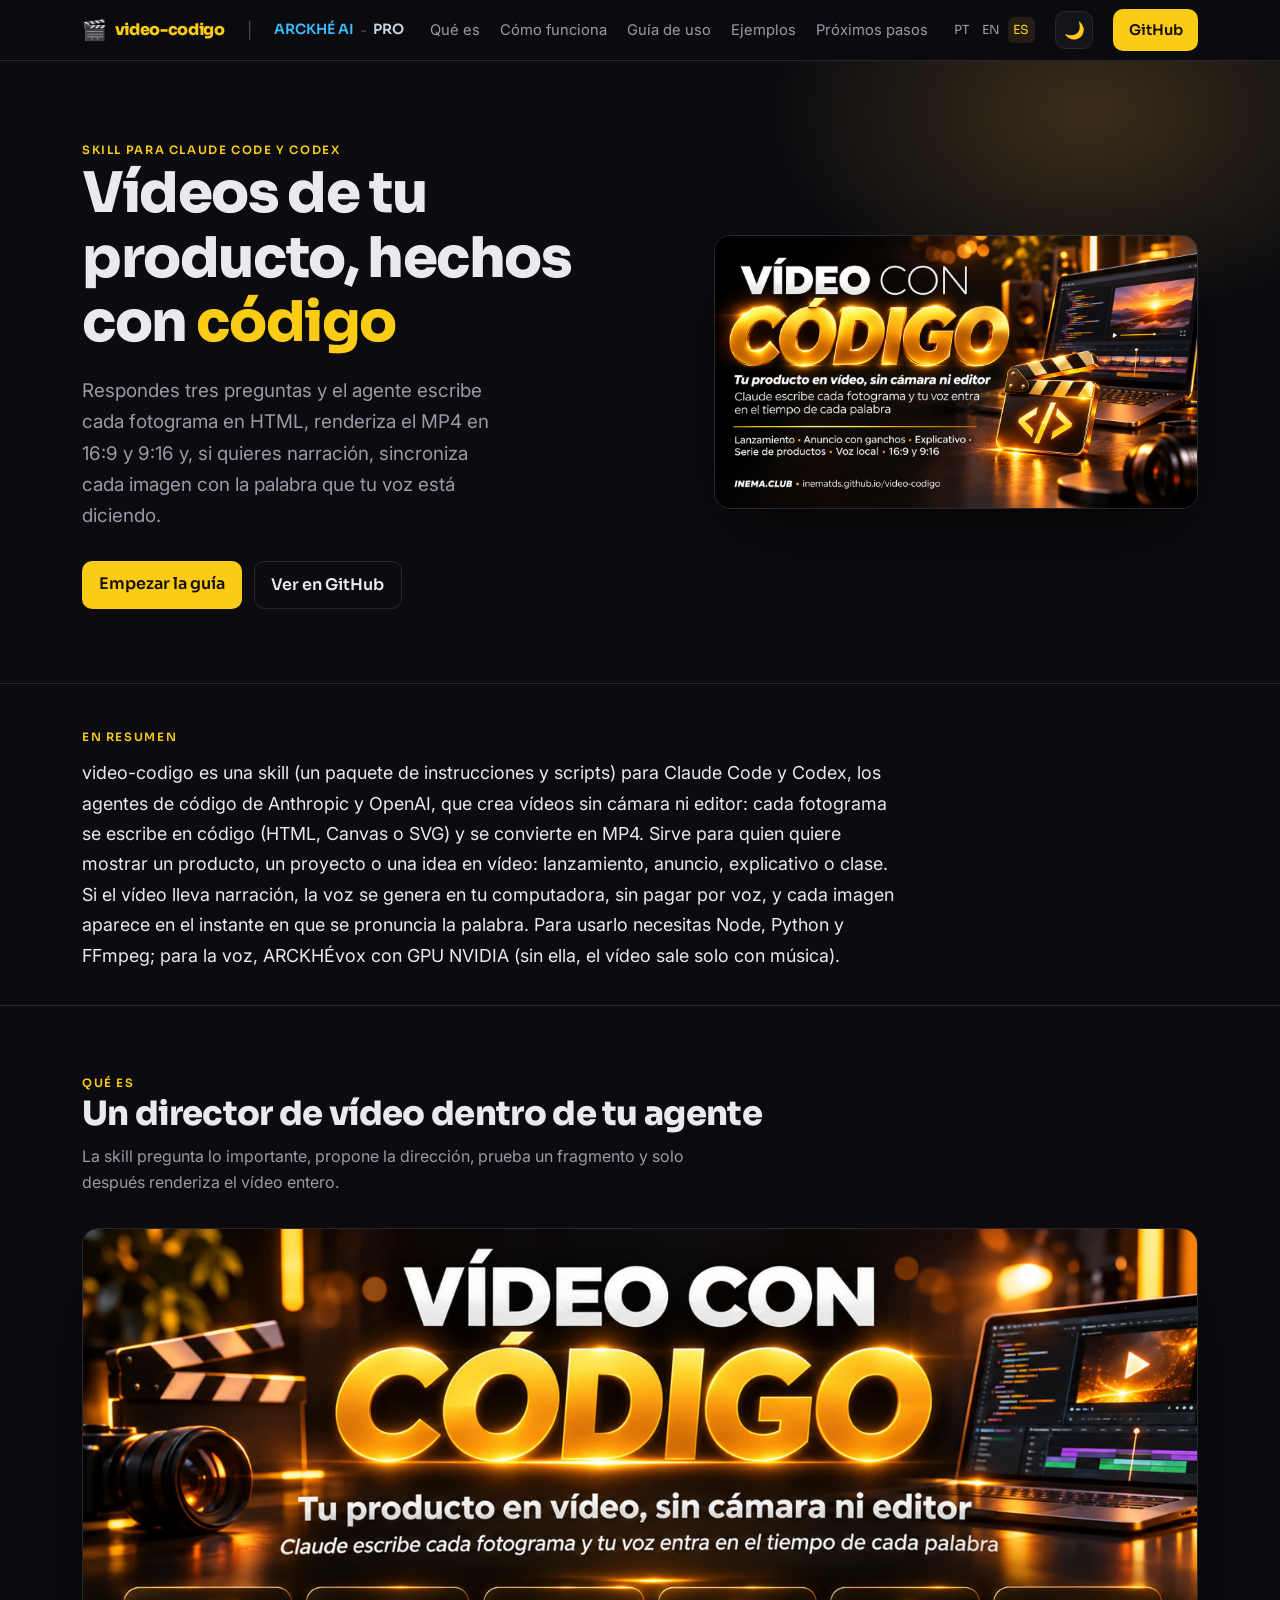
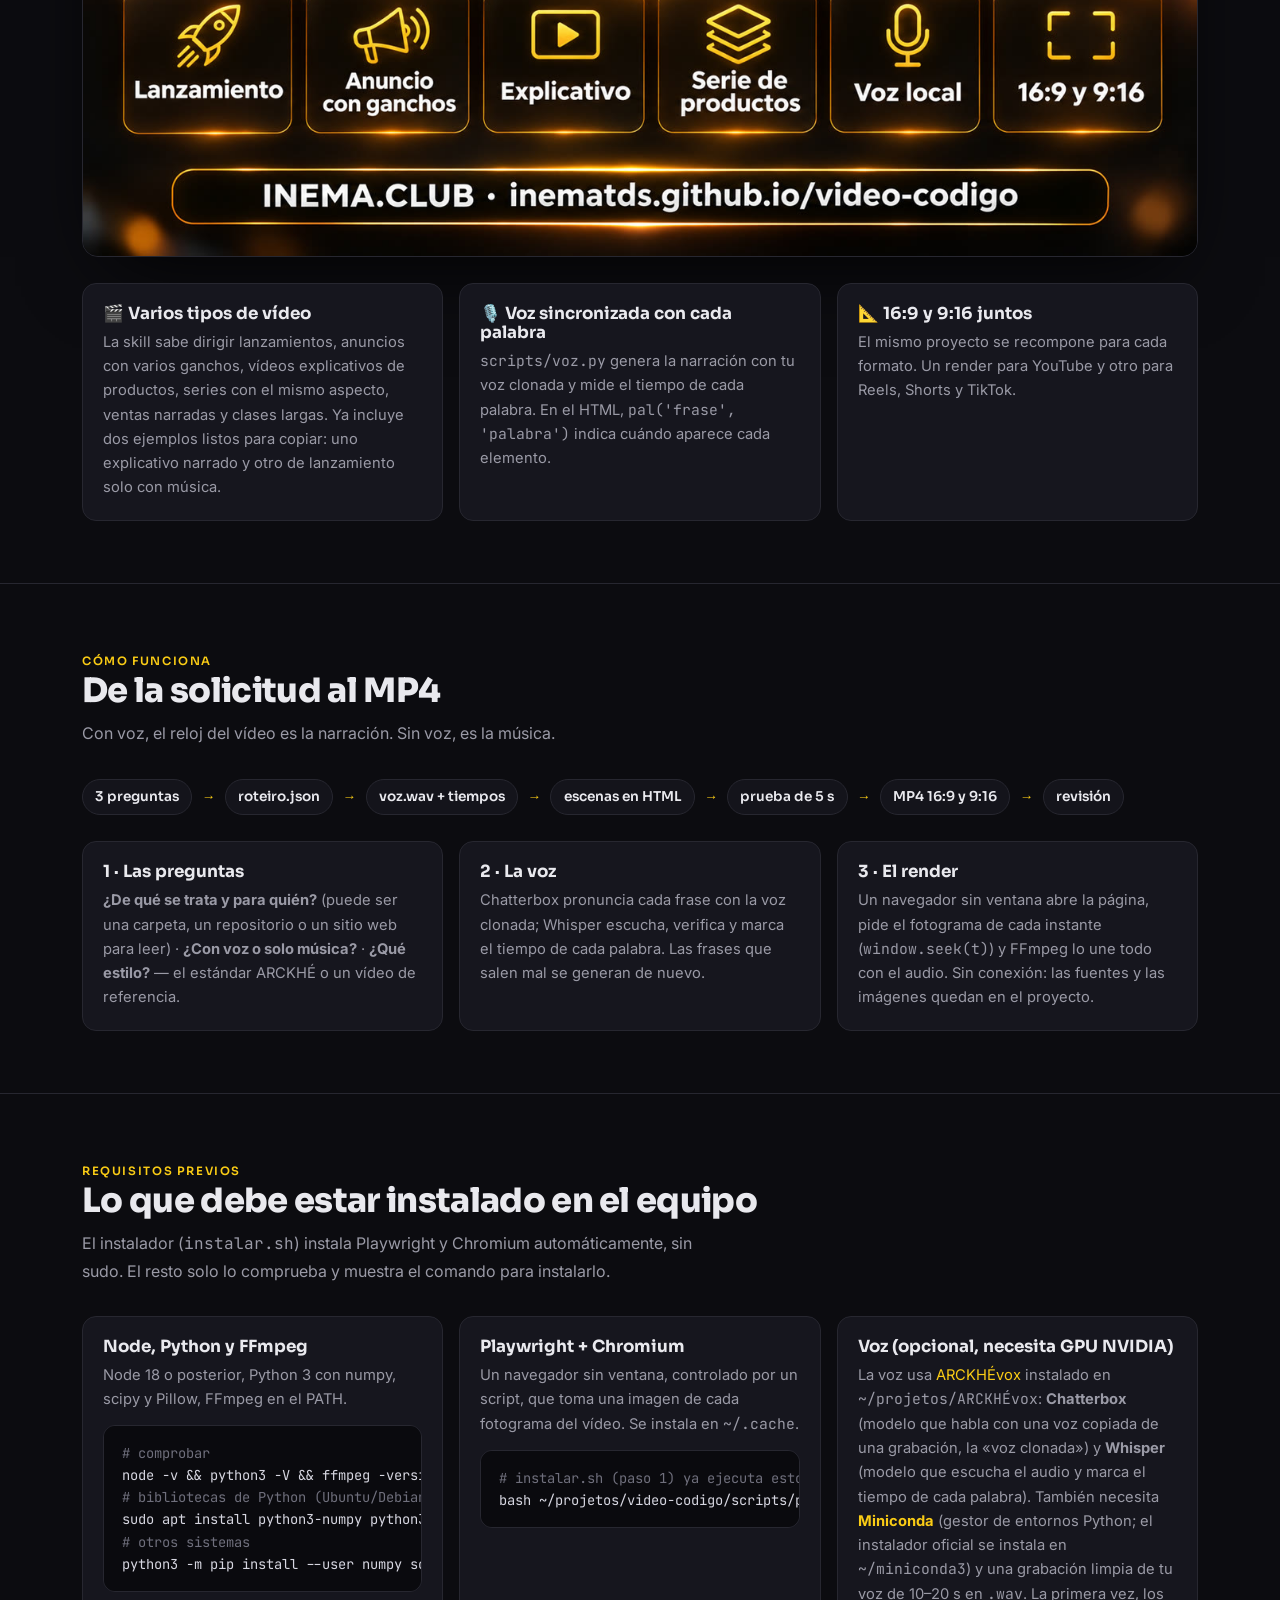
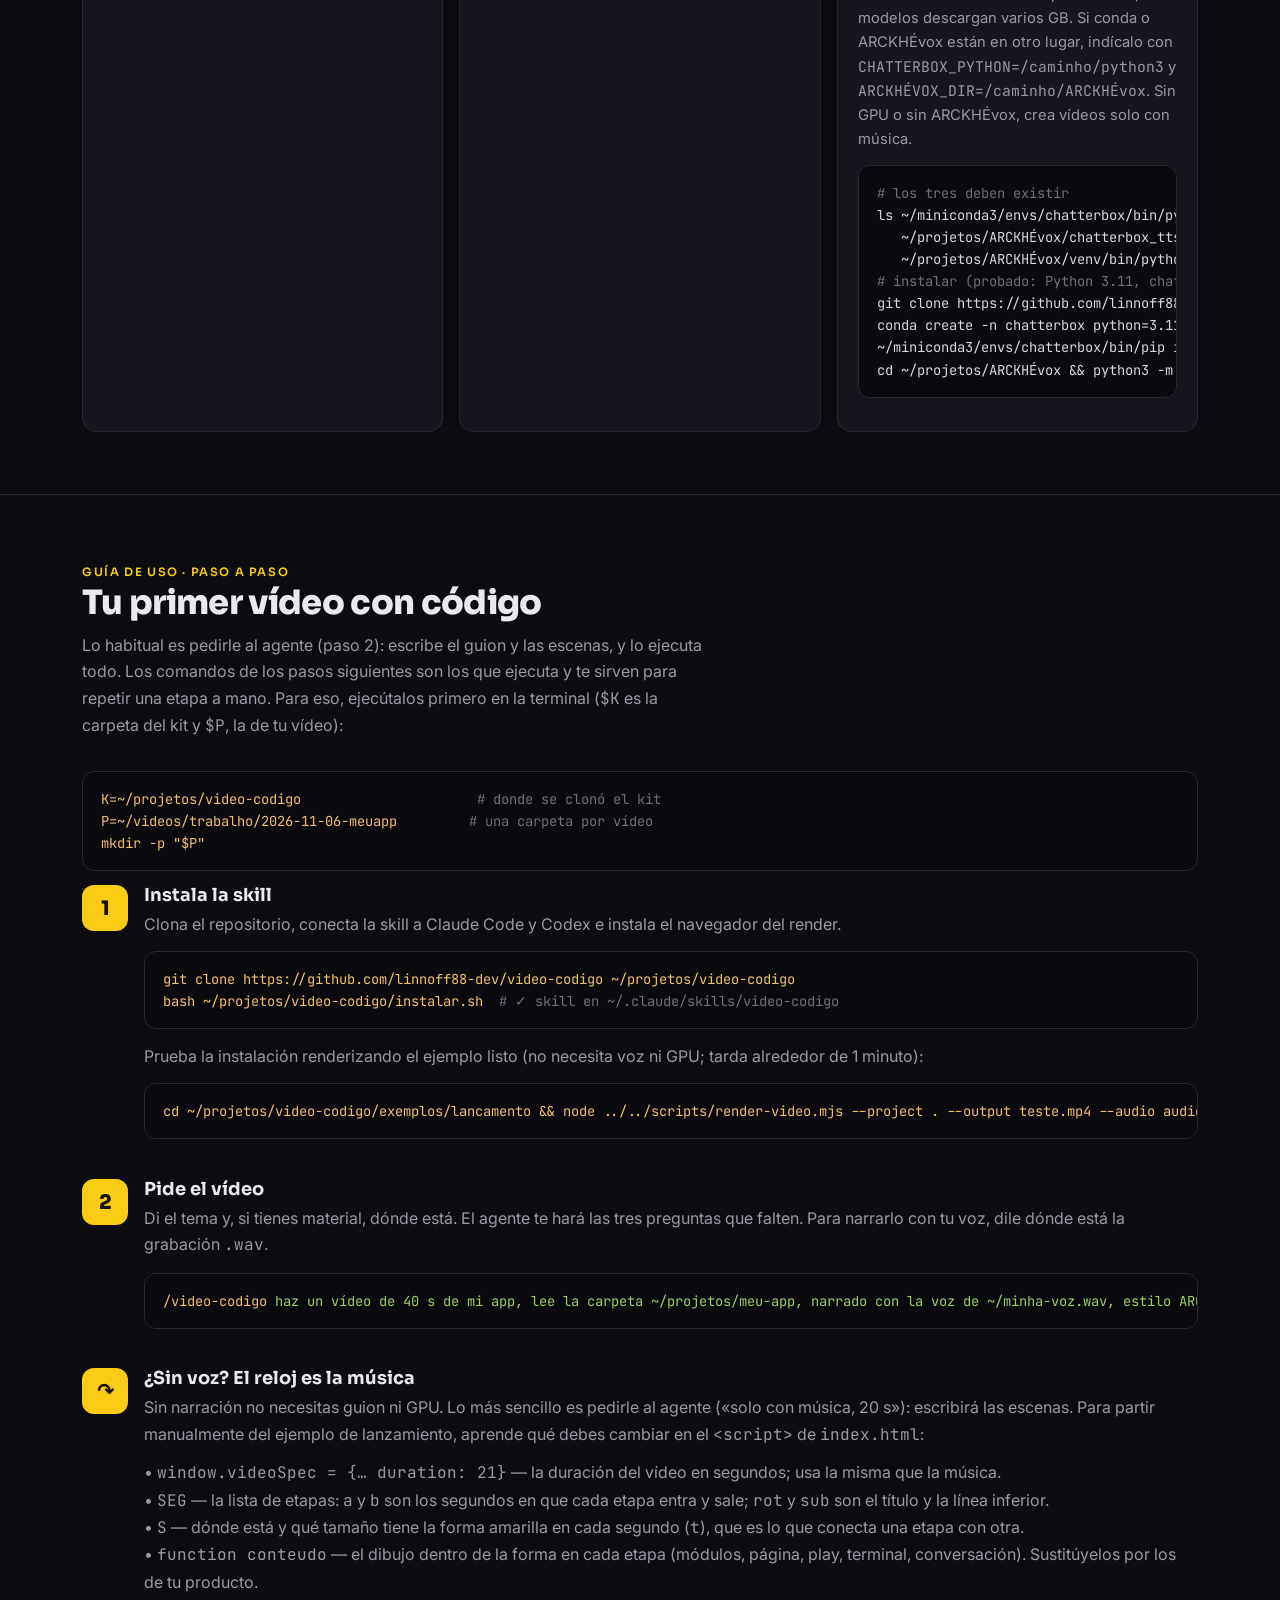
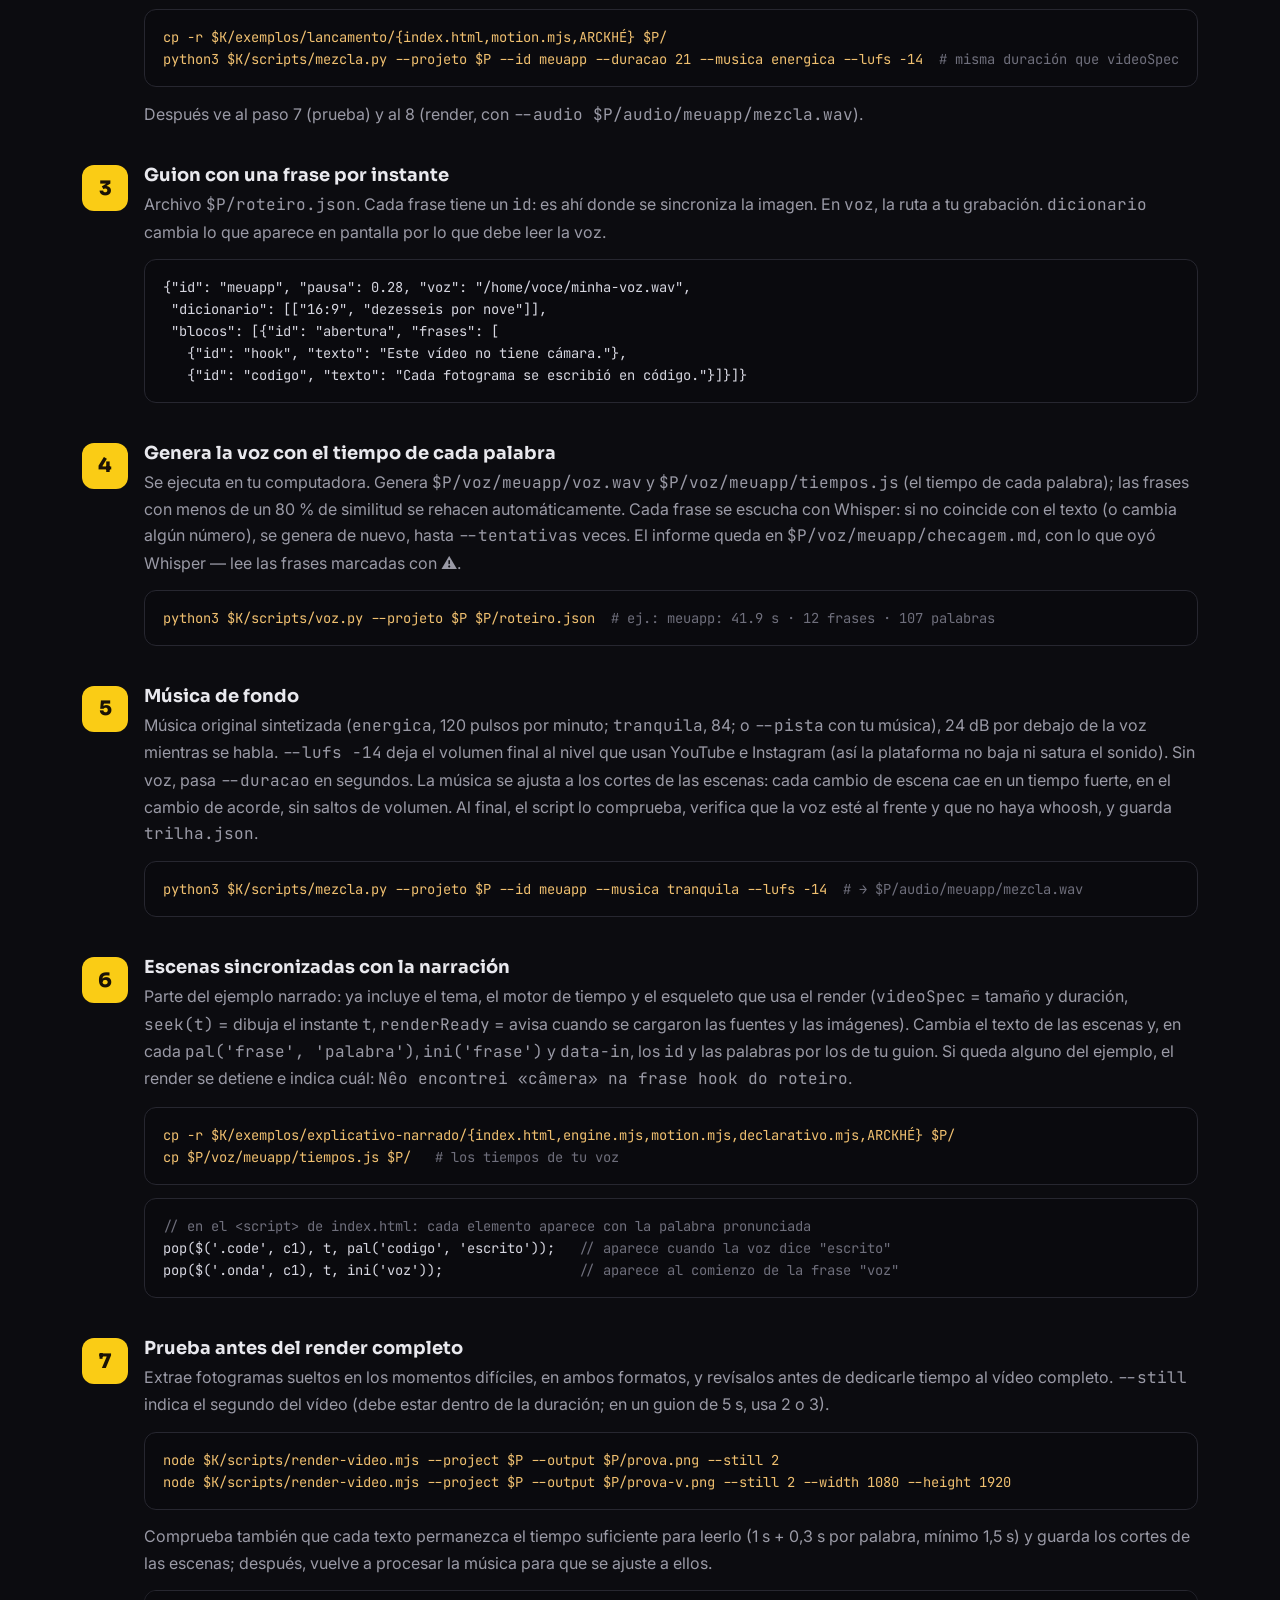
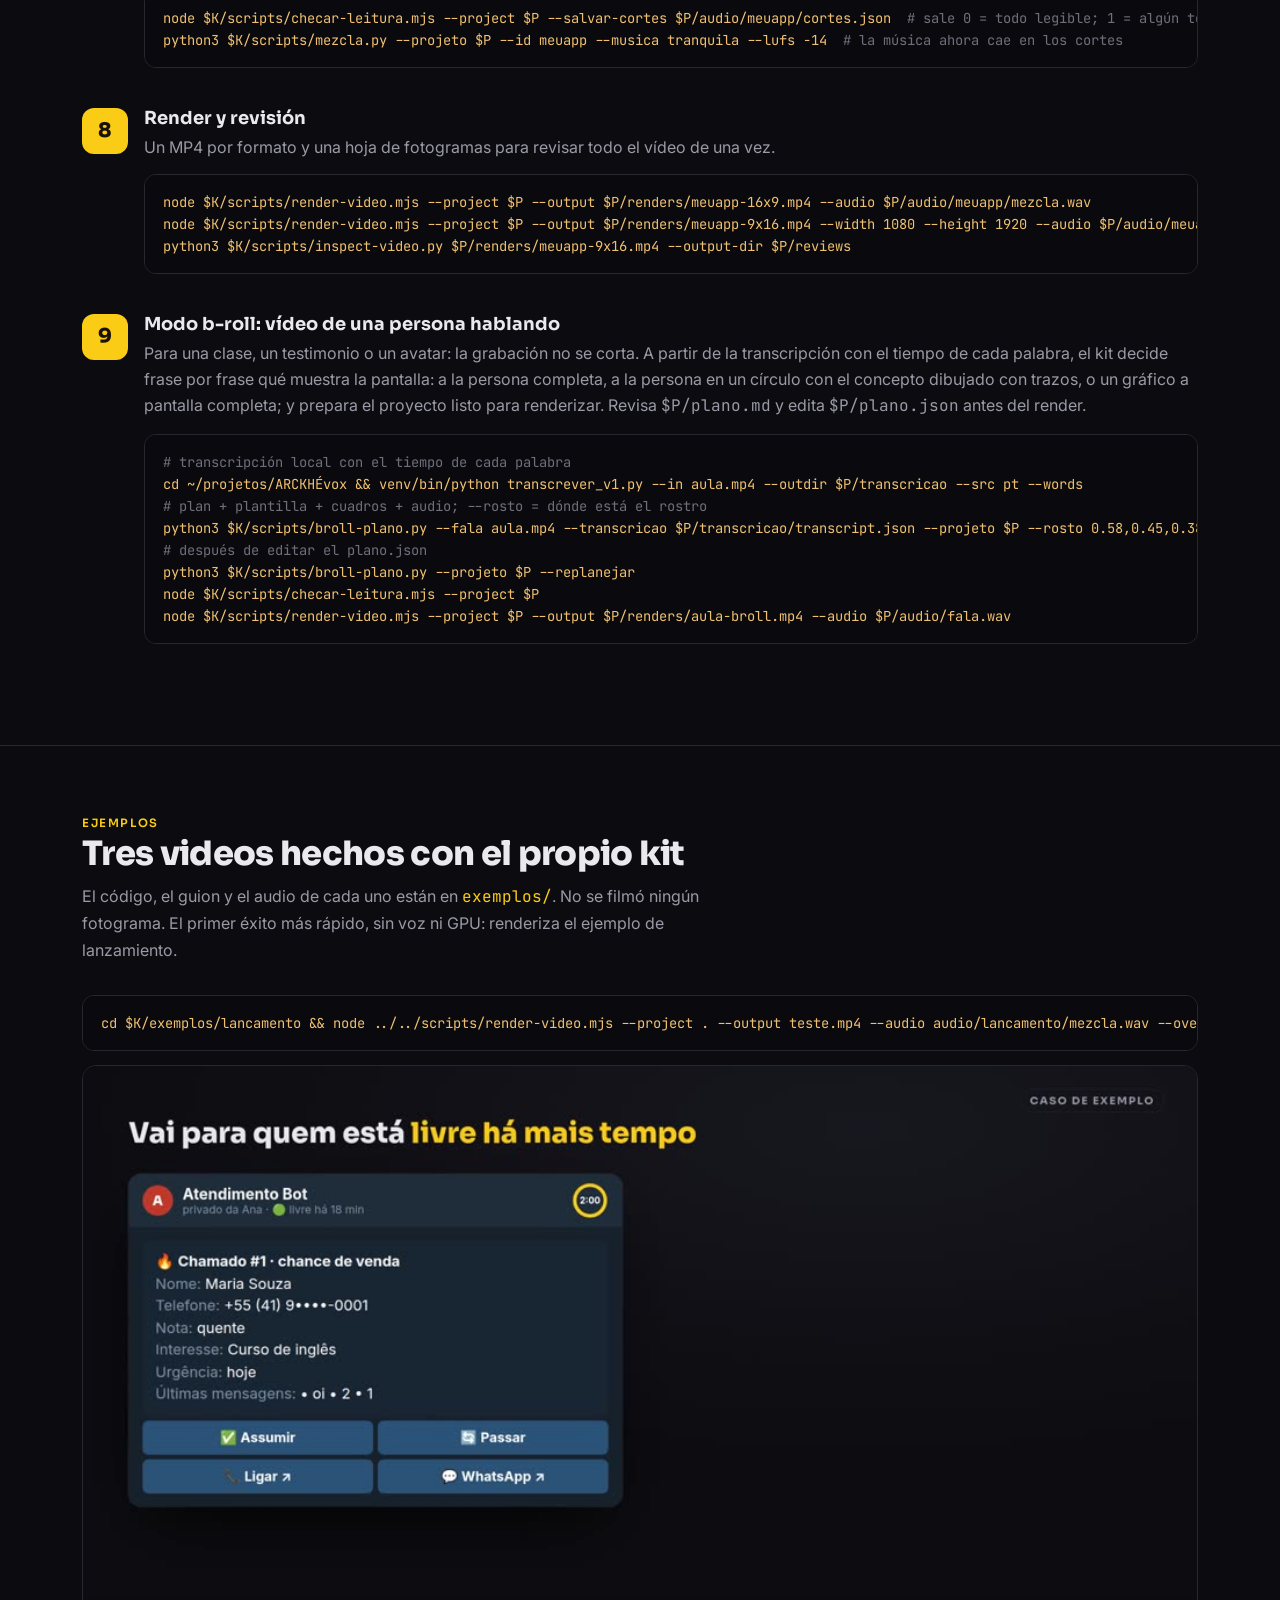
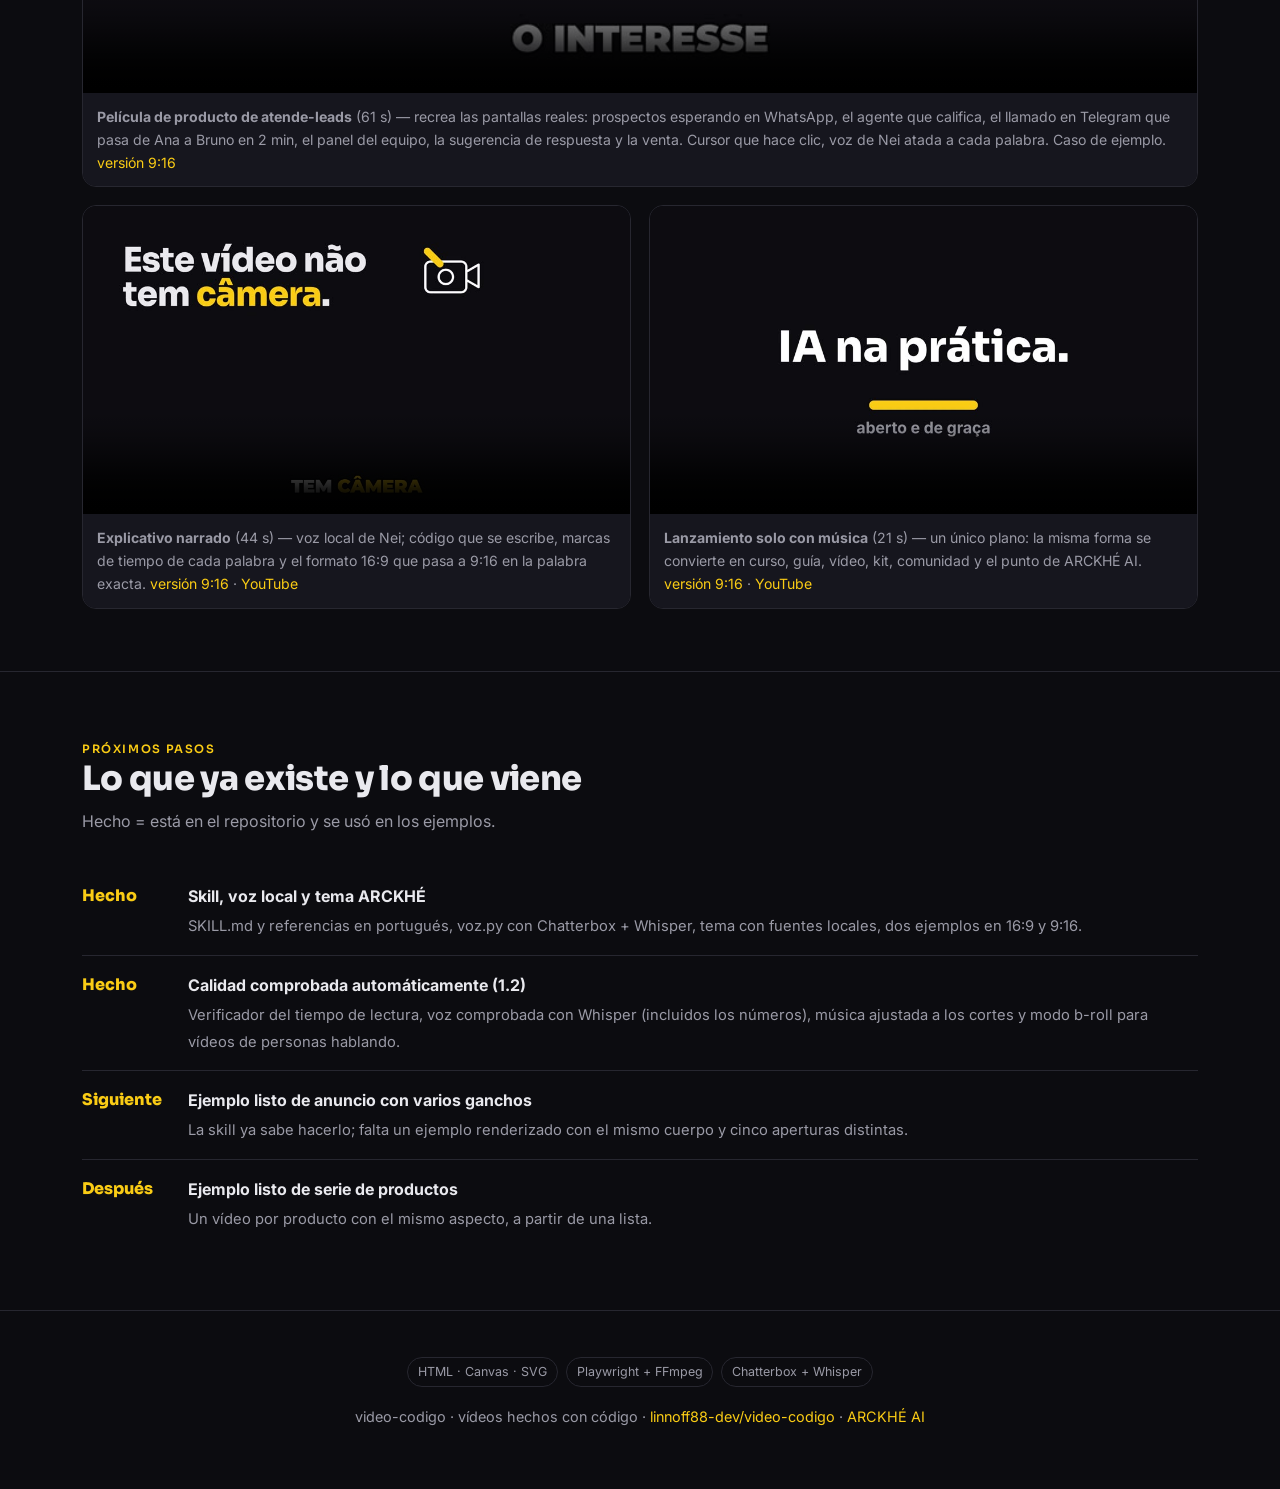
<file: guia/es/index.html>
<!DOCTYPE html>
<html lang="es">
<head>
<meta charset="utf-8">
<meta name="viewport" content="width=device-width, initial-scale=1">
<title>video-codigo — vídeos hechos con código</title>
<meta name="description" content="Skill para Claude Code y Codex que crea vídeos sin cámara: cada fotograma en código, voz local sincronizada con cada palabra, 16:9 y 9:16.">
<link rel="alternate" hreflang="pt-BR" href="https://linnoff88-dev.github.io/arckhe-/guia/">
<link rel="alternate" hreflang="en" href="https://linnoff88-dev.github.io/arckhe-/guia/en/">
<link rel="alternate" hreflang="es" href="https://linnoff88-dev.github.io/arckhe-/guia/es/">
<link rel="preconnect" href="https://fonts.googleapis.com">
<link rel="preconnect" href="https://fonts.gstatic.com" crossorigin>
<link href="https://fonts.googleapis.com/css2?family=Sora:wght@400;600;800&family=Inter:wght@400;500;600&family=JetBrains+Mono:wght@400;600&display=swap" rel="stylesheet">
<style>
  :root{
    --bg:#0c0c10; --bg2:#14141b; --card:#16161e; --line:#272730;
    --txt:#e9e9ee; --mut:#9a9aa6; --amb:#FACC15; --amb2:#f0c070; --sky:#38bdf8; --pro:#cbd5e1;
    color-scheme:dark;
  }
  body.light{
    --bg:#f6f7f9; --bg2:#eceef2; --card:#ffffff; --line:#e1e3ea;
    --txt:#1a1a22; --mut:#5b5b68; --amb:#a16207; --amb2:#a16207; --sky:#0369a1; --pro:#b45309;
    color-scheme:light;
  }
  body.light .hero .glow{opacity:.5}
  body.light pre{background:#0e0e14;color:#d6d6e0}
  body.light pre .c{color:#8a8a98}
  *{box-sizing:border-box}
  html{scroll-behavior:smooth}
  body{margin:0;background:var(--bg);color:var(--txt);font:16px/1.65 Inter,system-ui,sans-serif;-webkit-font-smoothing:antialiased}
  h1,h2,h3{font-family:Sora,sans-serif;line-height:1.15;margin:0}
  a{color:var(--amb);text-decoration:none}
  code,pre{font-family:"JetBrains Mono",monospace}
  .wrap{max-width:1160px;margin:0 auto;padding:0 22px}
  .mut{color:var(--mut)} .amb{color:var(--amb)}
  .chip{display:inline-block;font-size:.72rem;letter-spacing:.14em;text-transform:uppercase;color:var(--amb);font-weight:600;font-family:Sora}
  nav{position:sticky;top:0;z-index:30;backdrop-filter:blur(12px);background:rgba(12,12,16,.78);border-bottom:1px solid var(--line)}
  nav .wrap{display:flex;align-items:center;gap:22px;height:60px}
  nav .brand{display:flex;align-items:center;gap:8px;font-family:Sora;font-weight:800;letter-spacing:-.02em;color:var(--amb)}
  nav .brand .emoji{font-size:1.25rem}
  nav .sep{color:var(--mut);opacity:.45}
  nav .ARCKHÉ{color:var(--sky);font-weight:600;font-size:.88rem;font-family:Sora}
  nav .ARCKHÉ:hover{filter:brightness(1.15)}
  nav .pro{color:var(--pro);font-weight:600;font-size:.88rem;font-family:Sora}
  nav .pro:hover{filter:brightness(1.15)}
  nav .clubpro{display:inline-flex;align-items:center;gap:6px}
  nav .links{margin-left:auto;display:flex;align-items:center;gap:20px;font-size:.92rem}
  nav .links a.sec{color:var(--mut)} nav .links a.sec:hover{color:var(--txt)}
  .lang{display:inline-flex;gap:2px;font-family:Sora;font-size:.78rem}
  .lang a{color:var(--mut);padding:.2em .45em;border-radius:6px} .lang a.on{color:var(--amb);background:rgba(226,162,59,.12)}
  .tgl{background:var(--bg2);border:1px solid var(--line);color:var(--txt);width:38px;height:38px;border-radius:10px;cursor:pointer;display:inline-flex;align-items:center;justify-content:center;font-size:1.05rem}
  .tgl:hover{border-color:var(--amb)}
  .btn{display:inline-block;background:var(--amb);color:#1a1206;font-weight:600;padding:.6em 1.05em;border-radius:10px;font-family:Sora}
  .btn.ghost{background:transparent;color:var(--txt);border:1px solid var(--line)}
  @media(max-width:760px){nav .links a.sec{display:none}}
  @media(max-width:520px){nav .wrap{gap:8px;padding:8px 14px;height:auto;flex-wrap:wrap} nav .links{gap:8px;margin-left:0;width:100%;justify-content:space-between} nav .btn{padding:.45em .7em;font-size:.82rem} .tgl{width:34px;height:34px}}
  .hero{position:relative;overflow:hidden;border-bottom:1px solid var(--line)}
  .hero .glow{position:absolute;inset:-40% -20% auto auto;width:70%;height:600px;background:radial-gradient(closest-side,rgba(226,162,59,.22),transparent 70%);pointer-events:none}
  .hero .wrap{display:grid;grid-template-columns:1.1fr .9fr;gap:40px;align-items:center;padding:74px 22px}
  .hero h1{font-size:clamp(2.2rem,5vw,3.5rem);font-weight:800;letter-spacing:-.025em}
  .hero p.lead{font-size:1.18rem;color:var(--mut);margin:1.1em 0 1.6em;max-width:34ch}
  .hero .cta{display:flex;gap:12px;flex-wrap:wrap}
  .hero figure{margin:0;border-radius:16px;overflow:hidden;border:1px solid var(--line);box-shadow:0 30px 80px -30px #000}
  .hero figure img{width:100%;height:auto;display:block}
  .resumo{padding:38px 0 34px;border-bottom:1px solid var(--line)}
  .resumo p{font-size:1.12rem;line-height:1.7;max-width:74ch;margin:.55em 0 0}
  @media(max-width:780px){.hero .wrap{grid-template-columns:1fr;padding:48px 22px}}
  section{padding:62px 0;border-bottom:1px solid var(--line)}
  section h2{font-size:clamp(1.5rem,3.4vw,2.1rem);font-weight:800;letter-spacing:-.02em}
  section .sub{color:var(--mut);margin:.6em 0 2em;max-width:62ch}
  .grid{display:grid;gap:16px}
  .g3{grid-template-columns:repeat(3,1fr)} .g4{grid-template-columns:repeat(4,1fr)} .g2{grid-template-columns:repeat(2,1fr)}
  @media(max-width:820px){.g3,.g4{grid-template-columns:1fr 1fr}}
  @media(max-width:540px){.g2,.g3,.g4{grid-template-columns:1fr}}
  .card{background:var(--card);border:1px solid var(--line);border-radius:14px;padding:20px}
  .card h3{font-size:1.05rem;margin-bottom:.4em}
  .card p{color:var(--mut);font-size:.92rem;margin:0}
  .num{display:inline-flex;width:30px;height:30px;align-items:center;justify-content:center;border-radius:8px;background:rgba(226,162,59,.14);color:var(--amb);font-family:Sora;font-weight:800;font-size:.9rem;margin-bottom:.7em}
  .flow{display:flex;flex-wrap:wrap;gap:8px;align-items:center;margin-top:10px}
  .flow span{background:var(--bg2);border:1px solid var(--line);border-radius:999px;padding:.45em .9em;font-size:.85rem;font-family:Sora;font-weight:600}
  .flow .arr{color:var(--amb);border:none;background:none;padding:0 .1em}
  pre{background:#0a0a0e;border:1px solid var(--line);border-radius:12px;padding:16px 18px;overflow:auto;font-size:.86rem;line-height:1.6;color:#d6d6e0}
  pre .c{color:#6f6f7c} pre .k{color:var(--amb2)} pre .s{color:#9ece6a}
  .step{display:grid;grid-template-columns:46px minmax(0,1fr);gap:16px;margin-bottom:26px}
  .step>div,.card{min-width:0}
  p code,li code,td code{overflow-wrap:anywhere}
  .step .b{width:46px;height:46px;border-radius:12px;background:var(--amb);color:#1a1206;font-family:Sora;font-weight:800;font-size:1.25rem;display:flex;align-items:center;justify-content:center}
  .step h3{font-size:1.12rem;margin-bottom:.3em}
  .step p{color:var(--mut);margin:.2em 0 .7em}
  .ex{display:grid;grid-template-columns:1fr 1fr;gap:18px}
  @media(max-width:680px){.ex{grid-template-columns:1fr}}
  .ex figure{margin:0;border-radius:14px;overflow:hidden;border:1px solid var(--line)}
  .ex figure img{width:100%;height:auto;display:block}
  .ex figcaption{padding:12px 14px;font-size:.88rem;color:var(--mut);background:var(--card)}
  .phase{display:flex;gap:14px;padding:16px 0;border-bottom:1px solid var(--line)}
  .phase:last-child{border:none}
  .phase .tag{flex:0 0 92px;font-family:Sora;font-weight:800;color:var(--amb)}
  .phase .d strong{display:block;margin-bottom:.2em}
  .phase .d span{color:var(--mut);font-size:.92rem}
  footer{padding:46px 0;text-align:center;color:var(--mut);font-size:.9rem}
  .pill{display:inline-block;border:1px solid var(--line);border-radius:999px;padding:.3em .8em;font-size:.78rem;color:var(--mut);margin:0 4px}
</style>
</head>
<body>

<nav><div class="wrap">
  <a class="brand" href="#top"><span class="emoji">🎬</span> video-codigo</a>
  <span class="sep">|</span>
  <span class="clubpro">
    <a class="ARCKHÉ" href="https://ARCKHÉ AI" target="_blank" rel="noopener">ARCKHÉ AI</a>
    <span class="sep">-</span>
    <a class="pro" href="https://ARCKHÉ.pro" target="_blank" rel="noopener">PRO</a>
  </span>
  <div class="links">
    <a class="sec" href="#oque">Qué es</a>
    <a class="sec" href="#fluxo">Cómo funciona</a>
    <a class="sec" href="#guia">Guía de uso</a>
    <a class="sec" href="#exemplos">Ejemplos</a>
    <a class="sec" href="#roadmap">Próximos pasos</a>
    <span class="lang"><a href="../">PT</a><a href="../en/">EN</a><a class="on" href="./">ES</a></span>
    <button class="tgl" id="themeToggle" aria-label="Cambiar tema" title="Cambiar tema">🌙</button>
    <a class="btn" href="https://github.com/linnoff88-dev/video-codigo" target="_blank" rel="noopener">GitHub</a>
  </div>
</div></nav>

<header class="hero" id="top">
  <div class="glow"></div>
  <div class="wrap">
    <div>
      <span class="chip">Skill para Claude Code y Codex</span>
      <h1>Vídeos de tu producto, hechos con <span class="amb">código</span></h1>
      <p class="lead">Respondes tres preguntas y el agente escribe cada fotograma en HTML, renderiza el MP4 en 16:9 y 9:16 y, si quieres narración, sincroniza cada imagen con la palabra que tu voz está diciendo.</p>
      <div class="cta">
        <a class="btn" href="#guia">Empezar la guía</a>
        <a class="btn ghost" href="https://github.com/linnoff88-dev/video-codigo" target="_blank" rel="noopener">Ver en GitHub</a>
      </div>
    </div>
    <figure><img src="../assets/banner-es.jpg" alt="Banner: vídeo creado con código, tu producto en vídeo sin cámara ni editor"></figure>
  </div>
</header>

<section id="resumo" class="resumo"><div class="wrap">
  <span class="chip">En resumen</span>
  <p>video-codigo es una skill (un paquete de instrucciones y scripts) para Claude Code y Codex, los agentes de código de Anthropic y OpenAI, que crea vídeos sin cámara ni editor: cada fotograma se escribe en código (HTML, Canvas o SVG) y se convierte en MP4. Sirve para quien quiere mostrar un producto, un proyecto o una idea en vídeo: lanzamiento, anuncio, explicativo o clase. Si el vídeo lleva narración, la voz se genera en tu computadora, sin pagar por voz, y cada imagen aparece en el instante en que se pronuncia la palabra. Para usarlo necesitas Node, Python y FFmpeg; para la voz, ARCKHÉvox con GPU NVIDIA (sin ella, el vídeo sale solo con música).</p>
</div></section>

<section id="oque"><div class="wrap">
  <span class="chip">Qué es</span>
  <h2>Un director de vídeo dentro de tu agente</h2>
  <p class="sub">La skill pregunta lo importante, propone la dirección, prueba un fragmento y solo después renderiza el vídeo entero.</p>
  <figure style="margin:0 0 26px;border-radius:16px;overflow:hidden;border:1px solid var(--line);box-shadow:0 30px 80px -30px #000"><img src="../assets/banner-grade-es.jpg" alt="Los seis tipos de vídeo: lanzamiento, anuncio con ganchos, explicativo, serie de productos, voz local, 16:9 y 9:16" loading="lazy" style="width:100%;display:block"></figure>
  <div class="grid g3">
    <div class="card"><h3>🎬 Varios tipos de vídeo</h3><p>La skill sabe dirigir lanzamientos, anuncios con varios ganchos, vídeos explicativos de productos, series con el mismo aspecto, ventas narradas y clases largas. Ya incluye dos ejemplos listos para copiar: uno explicativo narrado y otro de lanzamiento solo con música.</p></div>
    <div class="card"><h3>🎙️ Voz sincronizada con cada palabra</h3><p><code>scripts/voz.py</code> genera la narración con tu voz clonada y mide el tiempo de cada palabra. En el HTML, <code>pal('frase', 'palabra')</code> indica cuándo aparece cada elemento.</p></div>
    <div class="card"><h3>📐 16:9 y 9:16 juntos</h3><p>El mismo proyecto se recompone para cada formato. Un render para YouTube y otro para Reels, Shorts y TikTok.</p></div>
  </div>
</div></section>

<section id="fluxo"><div class="wrap">
  <span class="chip">Cómo funciona</span>
  <h2>De la solicitud al MP4</h2>
  <p class="sub">Con voz, el reloj del vídeo es la narración. Sin voz, es la música.</p>
  <div class="flow">
    <span>3 preguntas</span><span class="arr">→</span>
    <span>roteiro.json</span><span class="arr">→</span>
    <span>voz.wav + tiempos</span><span class="arr">→</span>
    <span>escenas en HTML</span><span class="arr">→</span>
    <span>prueba de 5 s</span><span class="arr">→</span>
    <span>MP4 16:9 y 9:16</span><span class="arr">→</span>
    <span>revisión</span>
  </div>
  <div class="grid g3" style="margin-top:26px">
    <div class="card"><h3>1 · Las preguntas</h3><p><b>¿De qué se trata y para quién?</b> (puede ser una carpeta, un repositorio o un sitio web para leer) · <b>¿Con voz o solo música?</b> · <b>¿Qué estilo?</b> — el estándar ARCKHÉ o un vídeo de referencia.</p></div>
    <div class="card"><h3>2 · La voz</h3><p>Chatterbox pronuncia cada frase con la voz clonada; Whisper escucha, verifica y marca el tiempo de cada palabra. Las frases que salen mal se generan de nuevo.</p></div>
    <div class="card"><h3>3 · El render</h3><p>Un navegador sin ventana abre la página, pide el fotograma de cada instante (<code>window.seek(t)</code>) y FFmpeg lo une todo con el audio. Sin conexión: las fuentes y las imágenes quedan en el proyecto.</p></div>
  </div>
</div></section>

<section id="pre"><div class="wrap">
  <span class="chip">Requisitos previos</span>
  <h2>Lo que debe estar instalado en el equipo</h2>
  <p class="sub">El instalador (<code>instalar.sh</code>) instala Playwright y Chromium automáticamente, sin sudo. El resto solo lo comprueba y muestra el comando para instalarlo.</p>
  <div class="grid g3">
    <div class="card"><h3>Node, Python y FFmpeg</h3><p>Node 18 o posterior, Python 3 con numpy, scipy y Pillow, FFmpeg en el PATH.</p><pre><span class="c"># comprobar</span>
node -v && python3 -V && ffmpeg -version | head -1
<span class="c"># bibliotecas de Python (Ubuntu/Debian)</span>
sudo apt install python3-numpy python3-scipy python3-pil
<span class="c"># otros sistemas</span>
python3 -m pip install --user numpy scipy pillow</pre></div>
    <div class="card"><h3>Playwright + Chromium</h3><p>Un navegador sin ventana, controlado por un script, que toma una imagen de cada fotograma del vídeo. Se instala en <code>~/.cache</code>.</p><pre><span class="c"># instalar.sh (paso 1) ya ejecuta esto</span>
bash ~/projetos/video-codigo/scripts/preparar-entorno.sh</pre></div>
    <div class="card"><h3>Voz (opcional, necesita GPU NVIDIA)</h3><p>La voz usa <a href="https://github.com/linnoff88-dev/ARCKHÉvox" target="_blank" rel="noopener">ARCKHÉvox</a> instalado en <code>~/projetos/ARCKHÉvox</code>: <b>Chatterbox</b> (modelo que habla con una voz copiada de una grabación, la «voz clonada») y <b>Whisper</b> (modelo que escucha el audio y marca el tiempo de cada palabra). También necesita <b><a href="https://docs.conda.io/en/latest/miniconda.html" target="_blank" rel="noopener">Miniconda</a></b> (gestor de entornos Python; el instalador oficial se instala en <code>~/miniconda3</code>) y una grabación limpia de tu voz de 10–20 s en <code>.wav</code>. La primera vez, los modelos descargan varios GB. Si conda o ARCKHÉvox están en otro lugar, indícalo con <code>CHATTERBOX_PYTHON=/caminho/python3</code> y <code>ARCKHÉVOX_DIR=/caminho/ARCKHÉvox</code>. Sin GPU o sin ARCKHÉvox, crea vídeos solo con música.</p><pre><span class="c"># los tres deben existir</span>
ls ~/miniconda3/envs/chatterbox/bin/python3 \
   ~/projetos/ARCKHÉvox/chatterbox_tts_worker.py \
   ~/projetos/ARCKHÉvox/venv/bin/python
<span class="c"># instalar (probado: Python 3.11, chatterbox-tts 0.1.6)</span>
git clone https://github.com/linnoff88-dev/ARCKHÉvox ~/projetos/ARCKHÉvox
conda create -n chatterbox python=3.11 -y
~/miniconda3/envs/chatterbox/bin/pip install chatterbox-tts==0.1.6
cd ~/projetos/ARCKHÉvox && python3 -m venv venv && venv/bin/pip install faster-whisper soundfile numpy</pre></div>
  </div>
</div></section>

<section id="guia"><div class="wrap">
  <span class="chip">Guía de uso · paso a paso</span>
  <h2>Tu primer vídeo con código</h2>
  <p class="sub">Lo habitual es pedirle al agente (paso 2): escribe el guion y las escenas, y lo ejecuta todo. Los comandos de los pasos siguientes son los que ejecuta y te sirven para repetir una etapa a mano. Para eso, ejecútalos primero en la terminal (<code>$K</code> es la carpeta del kit y <code>$P</code>, la de tu vídeo):</p>
<pre><span class="k">K=~/projetos/video-codigo</span>                      <span class="c"># donde se clonó el kit</span>
<span class="k">P=~/videos/trabalho/2026-11-06-meuapp</span>         <span class="c"># una carpeta por vídeo</span>
<span class="k">mkdir -p "$P"</span></pre>

  <div class="step"><div class="b">1</div><div>
    <h3>Instala la skill</h3>
    <p>Clona el repositorio, conecta la skill a Claude Code y Codex e instala el navegador del render.</p>
<pre><span class="k">git clone https://github.com/linnoff88-dev/video-codigo ~/projetos/video-codigo</span>
<span class="k">bash ~/projetos/video-codigo/instalar.sh</span>  <span class="c"># ✓ skill en ~/.claude/skills/video-codigo</span></pre>
    <p>Prueba la instalación renderizando el ejemplo listo (no necesita voz ni GPU; tarda alrededor de 1 minuto):</p>
<pre><span class="k">cd ~/projetos/video-codigo/exemplos/lancamento && node ../../scripts/render-video.mjs --project . --output teste.mp4 --audio audio/lancamento/mezcla.wav --overwrite</span></pre>
  </div></div>

  <div class="step"><div class="b">2</div><div>
    <h3>Pide el vídeo</h3>
    <p>Di el tema y, si tienes material, dónde está. El agente te hará las tres preguntas que falten. Para narrarlo con tu voz, dile dónde está la grabación <code>.wav</code>.</p>
<pre><span class="k">/video-codigo</span> <span class="s">haz un vídeo de 40 s de mi app, lee la carpeta ~/projetos/meu-app, narrado con la voz de ~/minha-voz.wav, estilo ARCKHÉ</span></pre>
  </div></div>

  <div class="step"><div class="b">↷</div><div>
    <h3>¿Sin voz? El reloj es la música</h3>
    <p>Sin narración no necesitas guion ni GPU. Lo más sencillo es pedirle al agente («solo con música, 20 s»): escribirá las escenas. Para partir manualmente del ejemplo de lanzamiento, aprende qué debes cambiar en el <code>&lt;script&gt;</code> de <code>index.html</code>:</p>
    <p>• <code>window.videoSpec = {… duration: 21}</code> — la duración del vídeo en segundos; usa la misma que la música.<br>
    • <code>SEG</code> — la lista de etapas: <code>a</code> y <code>b</code> son los segundos en que cada etapa entra y sale; <code>rot</code> y <code>sub</code> son el título y la línea inferior.<br>
    • <code>S</code> — dónde está y qué tamaño tiene la forma amarilla en cada segundo (<code>t</code>), que es lo que conecta una etapa con otra.<br>
    • <code>function conteudo</code> — el dibujo dentro de la forma en cada etapa (módulos, página, play, terminal, conversación). Sustitúyelos por los de tu producto.</p>
<pre><span class="k">cp -r $K/exemplos/lancamento/{index.html,motion.mjs,ARCKHÉ} $P/</span>
<span class="k">python3 $K/scripts/mezcla.py --projeto $P --id meuapp --duracao 21 --musica energica --lufs -14</span>  <span class="c"># misma duración que videoSpec</span></pre>
    <p>Después ve al paso 7 (prueba) y al 8 (render, con <code>--audio $P/audio/meuapp/mezcla.wav</code>).</p>
  </div></div>

  <div class="step"><div class="b">3</div><div>
    <h3>Guion con una frase por instante</h3>
    <p>Archivo <code>$P/roteiro.json</code>. Cada frase tiene un <code>id</code>: es ahí donde se sincroniza la imagen. En <code>voz</code>, la ruta a tu grabación. <code>dicionario</code> cambia lo que aparece en pantalla por lo que debe leer la voz.</p>
<pre>{"id": "meuapp", "pausa": 0.28, "voz": "/home/voce/minha-voz.wav",
 "dicionario": [["16:9", "dezesseis por nove"]],
 "blocos": [{"id": "abertura", "frases": [
   {"id": "hook", "texto": "Este vídeo no tiene cámara."},
   {"id": "codigo", "texto": "Cada fotograma se escribió en código."}]}]}</pre>
  </div></div>

  <div class="step"><div class="b">4</div><div>
    <h3>Genera la voz con el tiempo de cada palabra</h3>
    <p>Se ejecuta en tu computadora. Genera <code>$P/voz/meuapp/voz.wav</code> y <code>$P/voz/meuapp/tiempos.js</code> (el tiempo de cada palabra); las frases con menos de un 80 % de similitud se rehacen automáticamente. Cada frase se escucha con Whisper: si no coincide con el texto (o cambia algún número), se genera de nuevo, hasta <code>--tentativas</code> veces. El informe queda en <code>$P/voz/meuapp/checagem.md</code>, con lo que oyó Whisper — lee las frases marcadas con ⚠.</p>
<pre><span class="k">python3 $K/scripts/voz.py --projeto $P $P/roteiro.json</span>  <span class="c"># ej.: meuapp: 41.9 s · 12 frases · 107 palabras</span></pre>
  </div></div>

  <div class="step"><div class="b">5</div><div>
    <h3>Música de fondo</h3>
    <p>Música original sintetizada (<code>energica</code>, 120 pulsos por minuto; <code>tranquila</code>, 84; o <code>--pista</code> con tu música), 24 dB por debajo de la voz mientras se habla. <code>--lufs -14</code> deja el volumen final al nivel que usan YouTube e Instagram (así la plataforma no baja ni satura el sonido). Sin voz, pasa <code>--duracao</code> en segundos. La música se ajusta a los cortes de las escenas: cada cambio de escena cae en un tiempo fuerte, en el cambio de acorde, sin saltos de volumen. Al final, el script lo comprueba, verifica que la voz esté al frente y que no haya whoosh, y guarda <code>trilha.json</code>.</p>
<pre><span class="k">python3 $K/scripts/mezcla.py --projeto $P --id meuapp --musica tranquila --lufs -14</span>  <span class="c"># → $P/audio/meuapp/mezcla.wav</span></pre>
  </div></div>

  <div class="step"><div class="b">6</div><div>
    <h3>Escenas sincronizadas con la narración</h3>
    <p>Parte del ejemplo narrado: ya incluye el tema, el motor de tiempo y el esqueleto que usa el render (<code>videoSpec</code> = tamaño y duración, <code>seek(t)</code> = dibuja el instante <code>t</code>, <code>renderReady</code> = avisa cuando se cargaron las fuentes y las imágenes). Cambia el texto de las escenas y, en cada <code>pal('frase', 'palabra')</code>, <code>ini('frase')</code> y <code>data-in</code>, los <code>id</code> y las palabras por los de tu guion. Si queda alguno del ejemplo, el render se detiene e indica cuál: <code>Nêo encontrei «câmera» na frase hook do roteiro</code>.</p>
<pre><span class="k">cp -r $K/exemplos/explicativo-narrado/{index.html,engine.mjs,motion.mjs,declarativo.mjs,ARCKHÉ} $P/</span>
<span class="k">cp $P/voz/meuapp/tiempos.js $P/</span>   <span class="c"># los tiempos de tu voz</span></pre>
<pre><span class="c">// en el &lt;script&gt; de index.html: cada elemento aparece con la palabra pronunciada</span>
pop($('.code', c1), t, pal('codigo', 'escrito'));   <span class="c">// aparece cuando la voz dice "escrito"</span>
pop($('.onda', c1), t, ini('voz'));                 <span class="c">// aparece al comienzo de la frase "voz"</span></pre>
  </div></div>

  <div class="step"><div class="b">7</div><div>
    <h3>Prueba antes del render completo</h3>
    <p>Extrae fotogramas sueltos en los momentos difíciles, en ambos formatos, y revísalos antes de dedicarle tiempo al vídeo completo. <code>--still</code> indica el segundo del vídeo (debe estar dentro de la duración; en un guion de 5 s, usa 2 o 3).</p>
<pre><span class="k">node $K/scripts/render-video.mjs --project $P --output $P/prova.png --still 2</span>
<span class="k">node $K/scripts/render-video.mjs --project $P --output $P/prova-v.png --still 2 --width 1080 --height 1920</span></pre>
    <p>Comprueba también que cada texto permanezca el tiempo suficiente para leerlo (1 s + 0,3 s por palabra, mínimo 1,5 s) y guarda los cortes de las escenas; después, vuelve a procesar la música para que se ajuste a ellos.</p>
<pre><span class="k">node $K/scripts/checar-leitura.mjs --project $P --salvar-cortes $P/audio/meuapp/cortes.json</span>  <span class="c"># sale 0 = todo legible; 1 = algún texto desaparece demasiado pronto</span>
<span class="k">python3 $K/scripts/mezcla.py --projeto $P --id meuapp --musica tranquila --lufs -14</span>  <span class="c"># la música ahora cae en los cortes</span></pre>
  </div></div>

  <div class="step"><div class="b">8</div><div>
    <h3>Render y revisión</h3>
    <p>Un MP4 por formato y una hoja de fotogramas para revisar todo el vídeo de una vez.</p>
<pre><span class="k">node $K/scripts/render-video.mjs --project $P --output $P/renders/meuapp-16x9.mp4 --audio $P/audio/meuapp/mezcla.wav</span>
<span class="k">node $K/scripts/render-video.mjs --project $P --output $P/renders/meuapp-9x16.mp4 --width 1080 --height 1920 --audio $P/audio/meuapp/mezcla.wav</span>
<span class="k">python3 $K/scripts/inspect-video.py $P/renders/meuapp-9x16.mp4 --output-dir $P/reviews</span></pre>
  </div></div>

  <div class="step"><div class="b">9</div><div>
    <h3>Modo b-roll: vídeo de una persona hablando</h3>
    <p>Para una clase, un testimonio o un avatar: la grabación no se corta. A partir de la transcripción con el tiempo de cada palabra, el kit decide frase por frase qué muestra la pantalla: a la persona completa, a la persona en un círculo con el concepto dibujado con trazos, o un gráfico a pantalla completa; y prepara el proyecto listo para renderizar. Revisa <code>$P/plano.md</code> y edita <code>$P/plano.json</code> antes del render.</p>
<pre><span class="c"># transcripción local con el tiempo de cada palabra</span>
<span class="k">cd ~/projetos/ARCKHÉvox && venv/bin/python transcrever_v1.py --in aula.mp4 --outdir $P/transcricao --src pt --words</span>
<span class="c"># plan + plantilla + cuadros + audio; --rosto = dónde está el rostro</span>
<span class="k">python3 $K/scripts/broll-plano.py --fala aula.mp4 --transcricao $P/transcricao/transcript.json --projeto $P --rosto 0.58,0.45,0.38</span>
<span class="c"># después de editar el plano.json</span>
<span class="k">python3 $K/scripts/broll-plano.py --projeto $P --replanejar</span>
<span class="k">node $K/scripts/checar-leitura.mjs --project $P</span>
<span class="k">node $K/scripts/render-video.mjs --project $P --output $P/renders/aula-broll.mp4 --audio $P/audio/fala.wav</span></pre>
  </div></div>
</div></section>

<section id="exemplos"><div class="wrap">
  <span class="chip">Ejemplos</span>
  <h2>Tres videos hechos con el propio kit</h2>
  <p class="sub">El código, el guion y el audio de cada uno están en <a href="https://github.com/linnoff88-dev/video-codigo/tree/main/exemplos" target="_blank" rel="noopener"><code>exemplos/</code></a>. No se filmó ningún fotograma. El primer éxito más rápido, sin voz ni GPU: renderiza el ejemplo de lanzamiento.</p>
<pre><span class="k">cd $K/exemplos/lancamento && node ../../scripts/render-video.mjs --project . --output teste.mp4 --audio audio/lancamento/mezcla.wav --overwrite</span></pre>
  <div class="ex">
    <figure style="grid-column:1/-1"><video controls preload="none" playsinline poster="../assets/atende-16x9.jpg" src="../../renders/atende-es-16x9.mp4" style="width:100%;display:block"></video><figcaption><b>Película de producto de atende-leads</b> (61 s) — recrea las pantallas reales: prospectos esperando en WhatsApp, el agente que califica, el llamado en Telegram que pasa de Ana a Bruno en 2 min, el panel del equipo, la sugerencia de respuesta y la venta. Cursor que hace clic, voz de Nei atada a cada palabra. Caso de ejemplo. <a href="../../renders/atende-es-9x16.mp4">versión 9:16</a></figcaption></figure>
    <figure><video controls preload="none" playsinline poster="../assets/explicativo-16x9.jpg" src="../../renders/explicativo-16x9.mp4" style="width:100%;display:block"></video><figcaption><b>Explicativo narrado</b> (44 s) — voz local de Nei; código que se escribe, marcas de tiempo de cada palabra y el formato 16:9 que pasa a 9:16 en la palabra exacta. <a href="../../renders/explicativo-9x16.mp4">versión 9:16</a> · <a href="https://www.youtube.com/watch?v=tkT2I6nrMAk" target="_blank" rel="noopener">YouTube</a></figcaption></figure>
    <figure><video controls preload="none" playsinline poster="../assets/lancamento-16x9.jpg" src="../../renders/lancamento-16x9.mp4" style="width:100%;display:block"></video><figcaption><b>Lanzamiento solo con música</b> (21 s) — un único plano: la misma forma se convierte en curso, guía, vídeo, kit, comunidad y el punto de ARCKHÉ AI. <a href="../../renders/lancamento-9x16.mp4">versión 9:16</a> · <a href="https://www.youtube.com/watch?v=IJ-qZQ1drBc" target="_blank" rel="noopener">YouTube</a></figcaption></figure>
  </div>
</div></section>

<section id="roadmap"><div class="wrap">
  <span class="chip">Próximos pasos</span>
  <h2>Lo que ya existe y lo que viene</h2>
  <p class="sub">Hecho = está en el repositorio y se usó en los ejemplos.</p>
  <div class="phase"><div class="tag">Hecho</div><div class="d"><strong>Skill, voz local y tema ARCKHÉ</strong><span>SKILL.md y referencias en portugués, voz.py con Chatterbox + Whisper, tema con fuentes locales, dos ejemplos en 16:9 y 9:16.</span></div></div>
  <div class="phase"><div class="tag">Hecho</div><div class="d"><strong>Calidad comprobada automáticamente (1.2)</strong><span>Verificador del tiempo de lectura, voz comprobada con Whisper (incluidos los números), música ajustada a los cortes y modo b-roll para vídeos de personas hablando.</span></div></div>
  <div class="phase"><div class="tag">Siguiente</div><div class="d"><strong>Ejemplo listo de anuncio con varios ganchos</strong><span>La skill ya sabe hacerlo; falta un ejemplo renderizado con el mismo cuerpo y cinco aperturas distintas.</span></div></div>
  <div class="phase"><div class="tag">Después</div><div class="d"><strong>Ejemplo listo de serie de productos</strong><span>Un vídeo por producto con el mismo aspecto, a partir de una lista.</span></div></div>
</div></section>

<footer>
  <div class="wrap">
    <div class="pill">HTML · Canvas · SVG</div><div class="pill">Playwright + FFmpeg</div><div class="pill">Chatterbox + Whisper</div>
    <p style="margin-top:18px">video-codigo · vídeos hechos con código ·
      <a href="https://github.com/linnoff88-dev/video-codigo">linnoff88-dev/video-codigo</a> ·
      <a href="https://ARCKHÉ AI">ARCKHÉ AI</a></p>
  </div>
</footer>

<script>
  (function(){
    var KEY='video-codigo-theme';
    var b=document.body, t=document.getElementById('themeToggle');
    if(localStorage.getItem(KEY)==='light'){ b.classList.add('light'); t.textContent='☀️'; }
    t.addEventListener('click',function(){
      var light=b.classList.toggle('light');
      t.textContent=light?'☀️':'🌙';
      localStorage.setItem(KEY, light?'light':'dark');
    });
  })();
</script>
</body>
</html>
</file>
